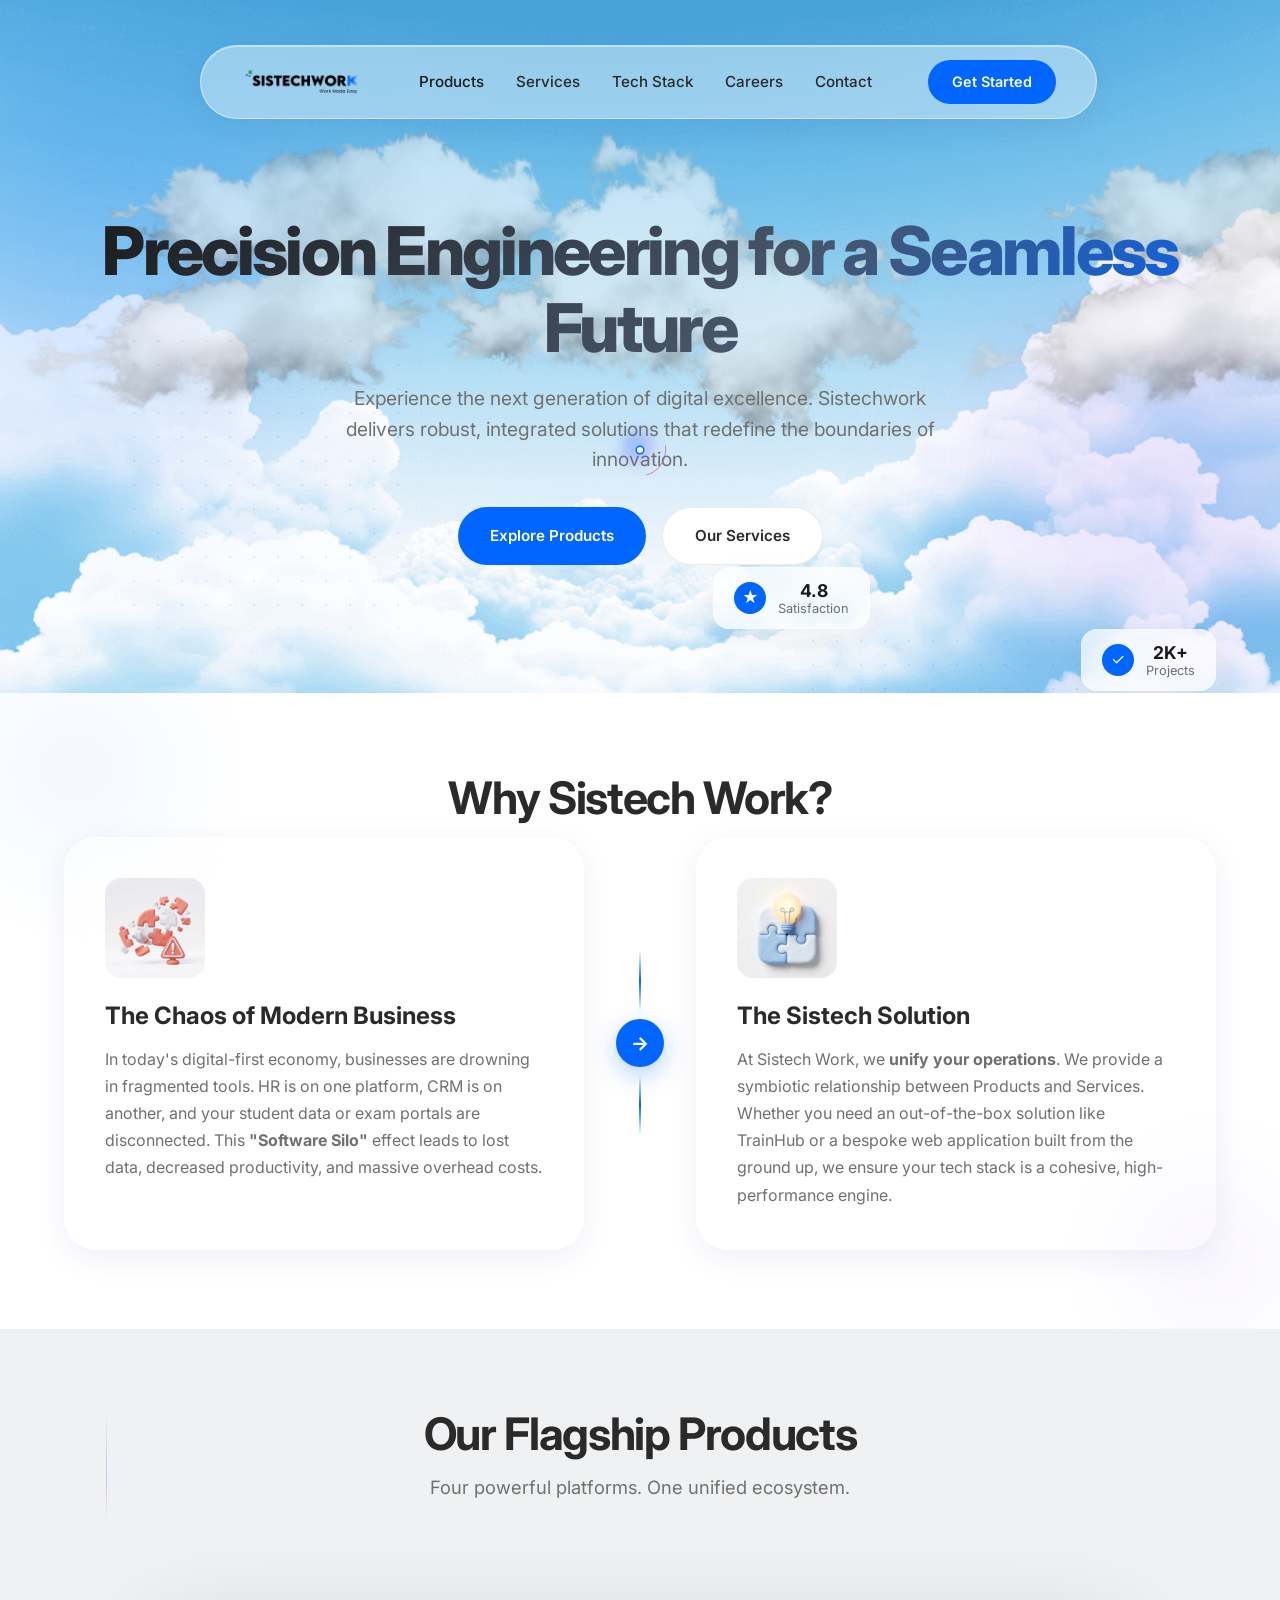
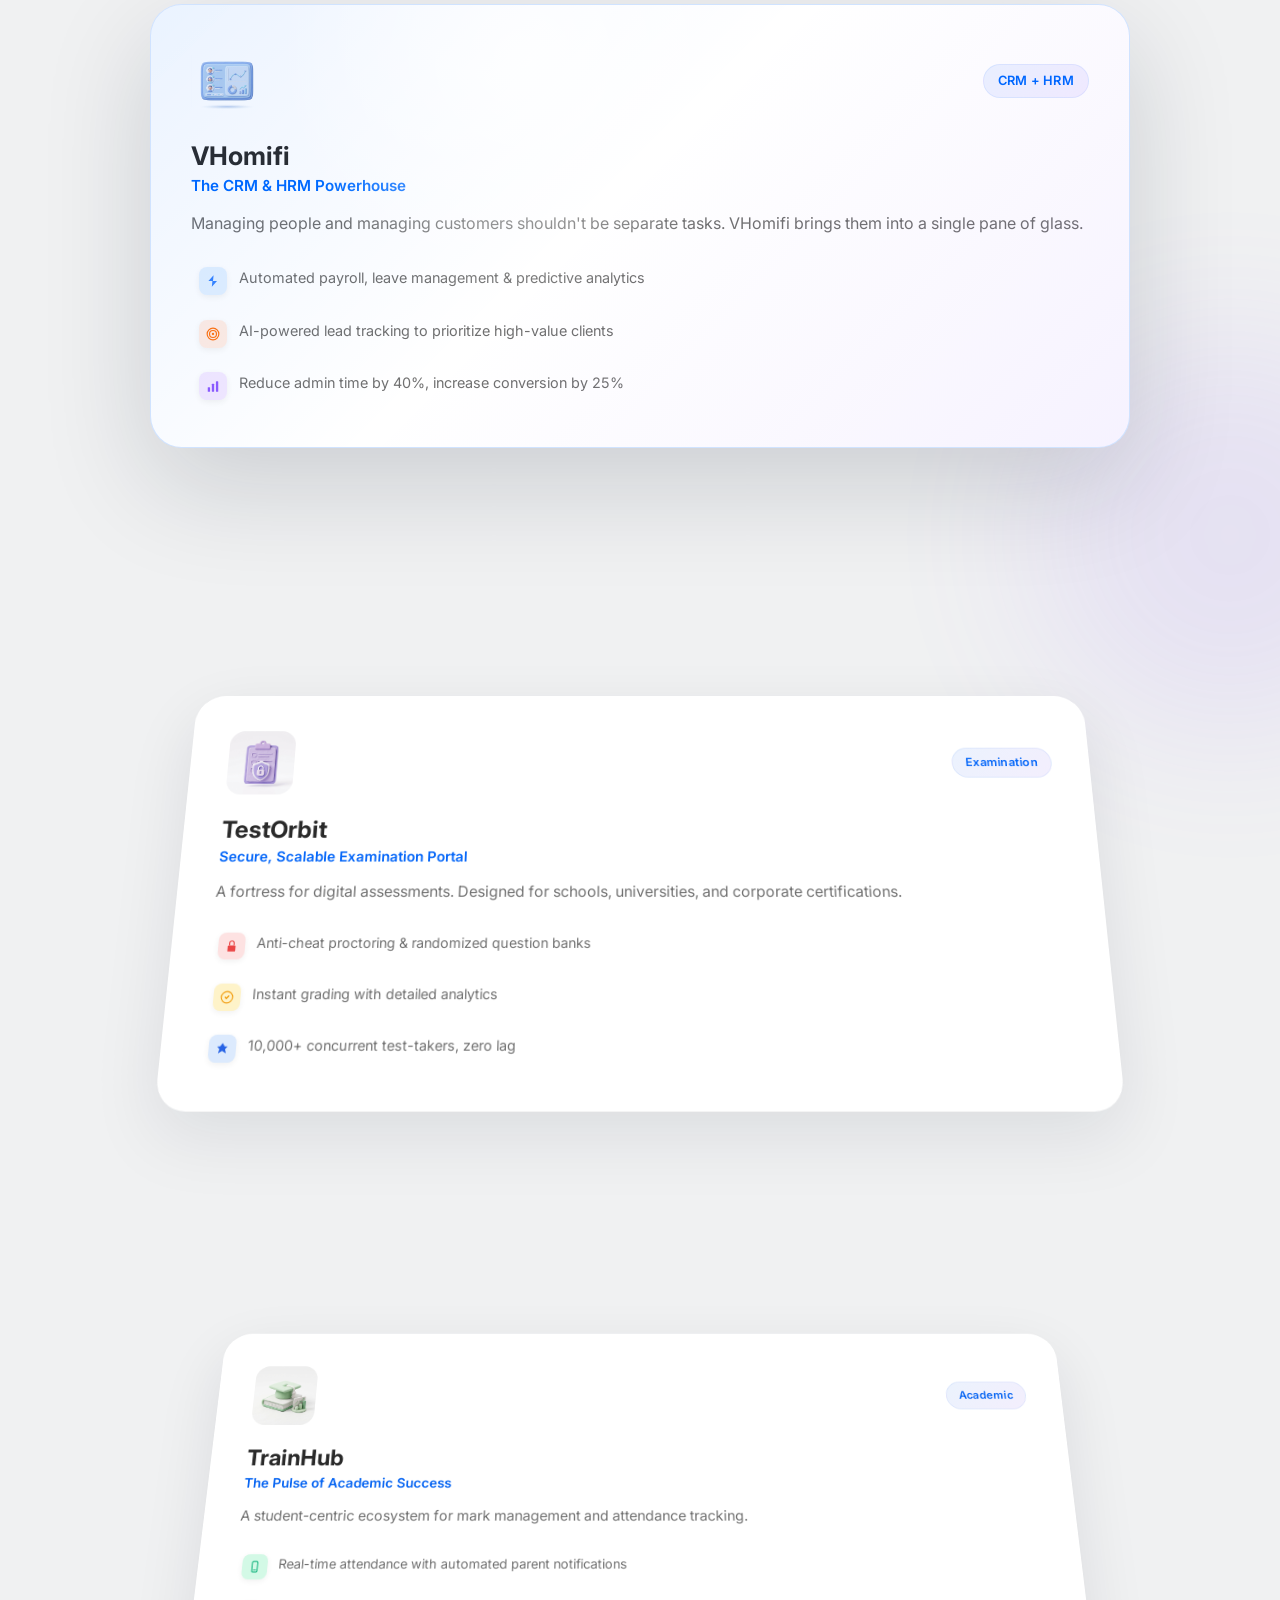
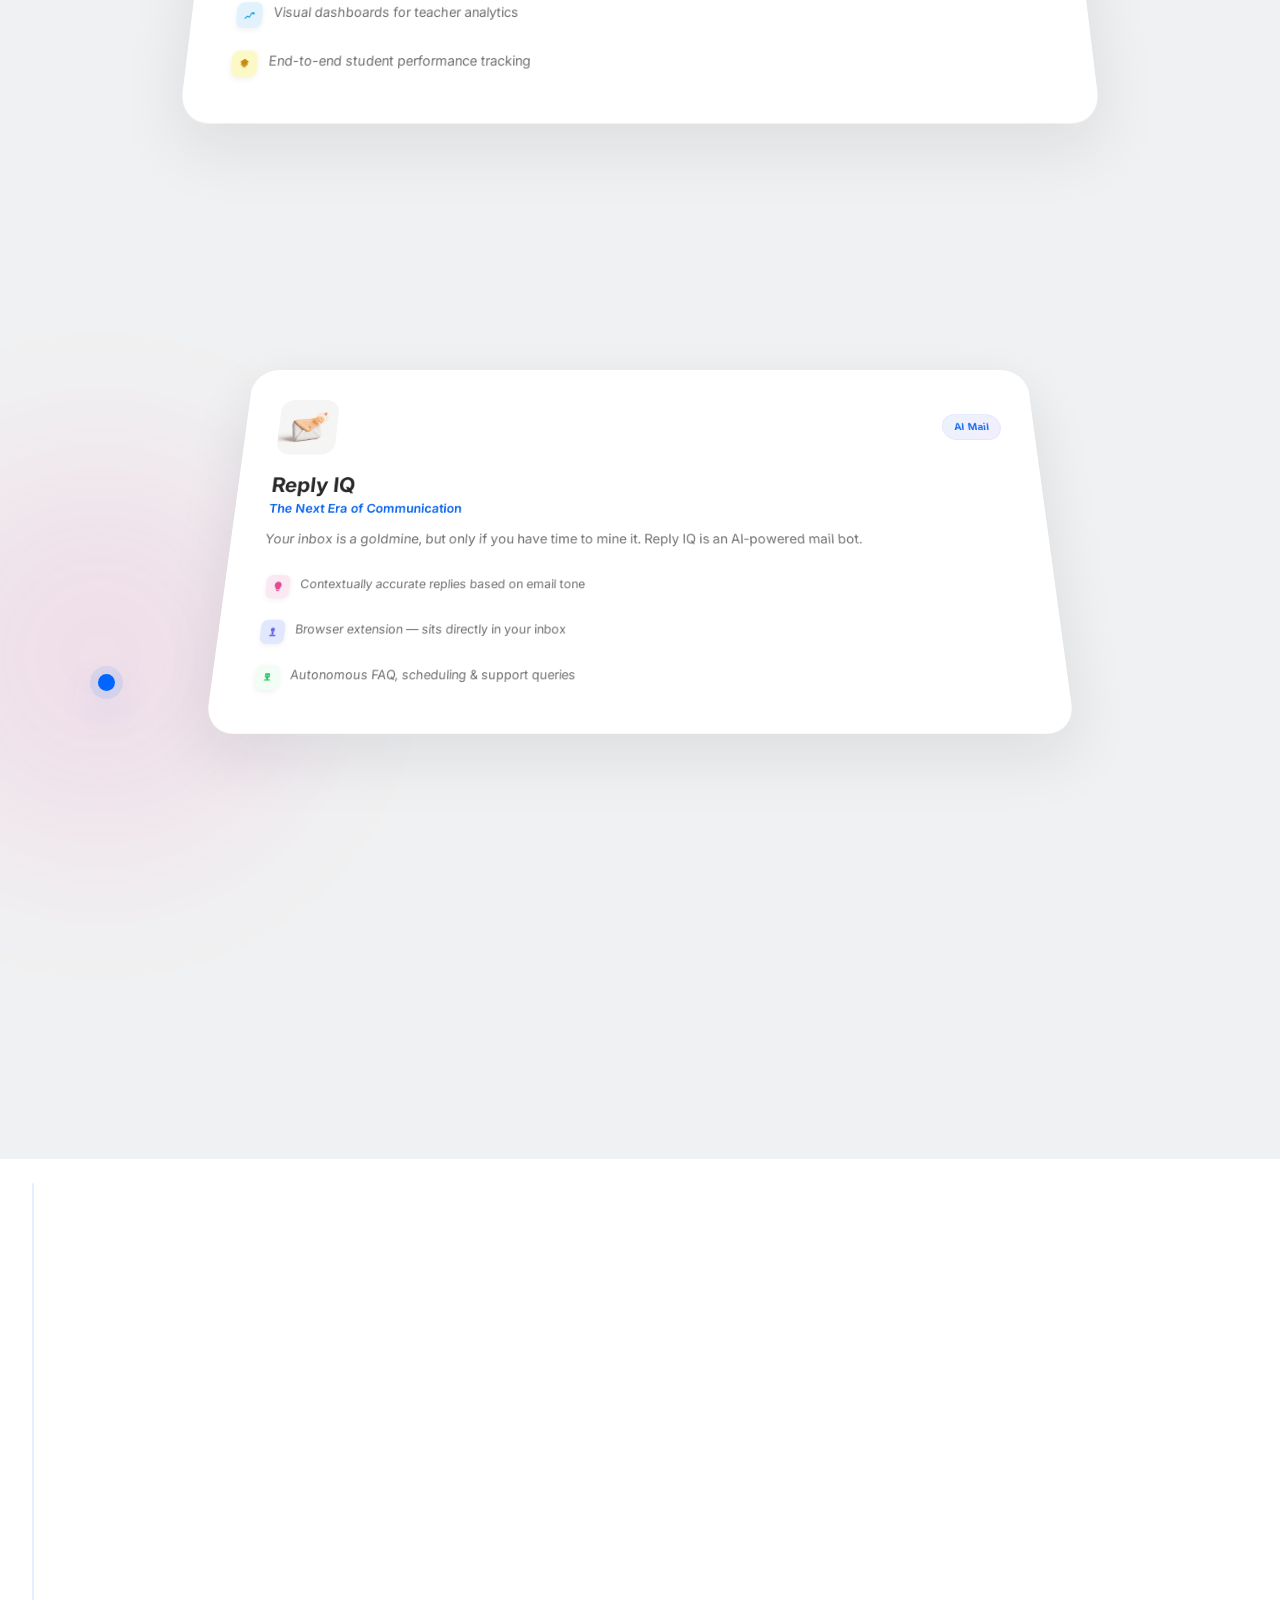
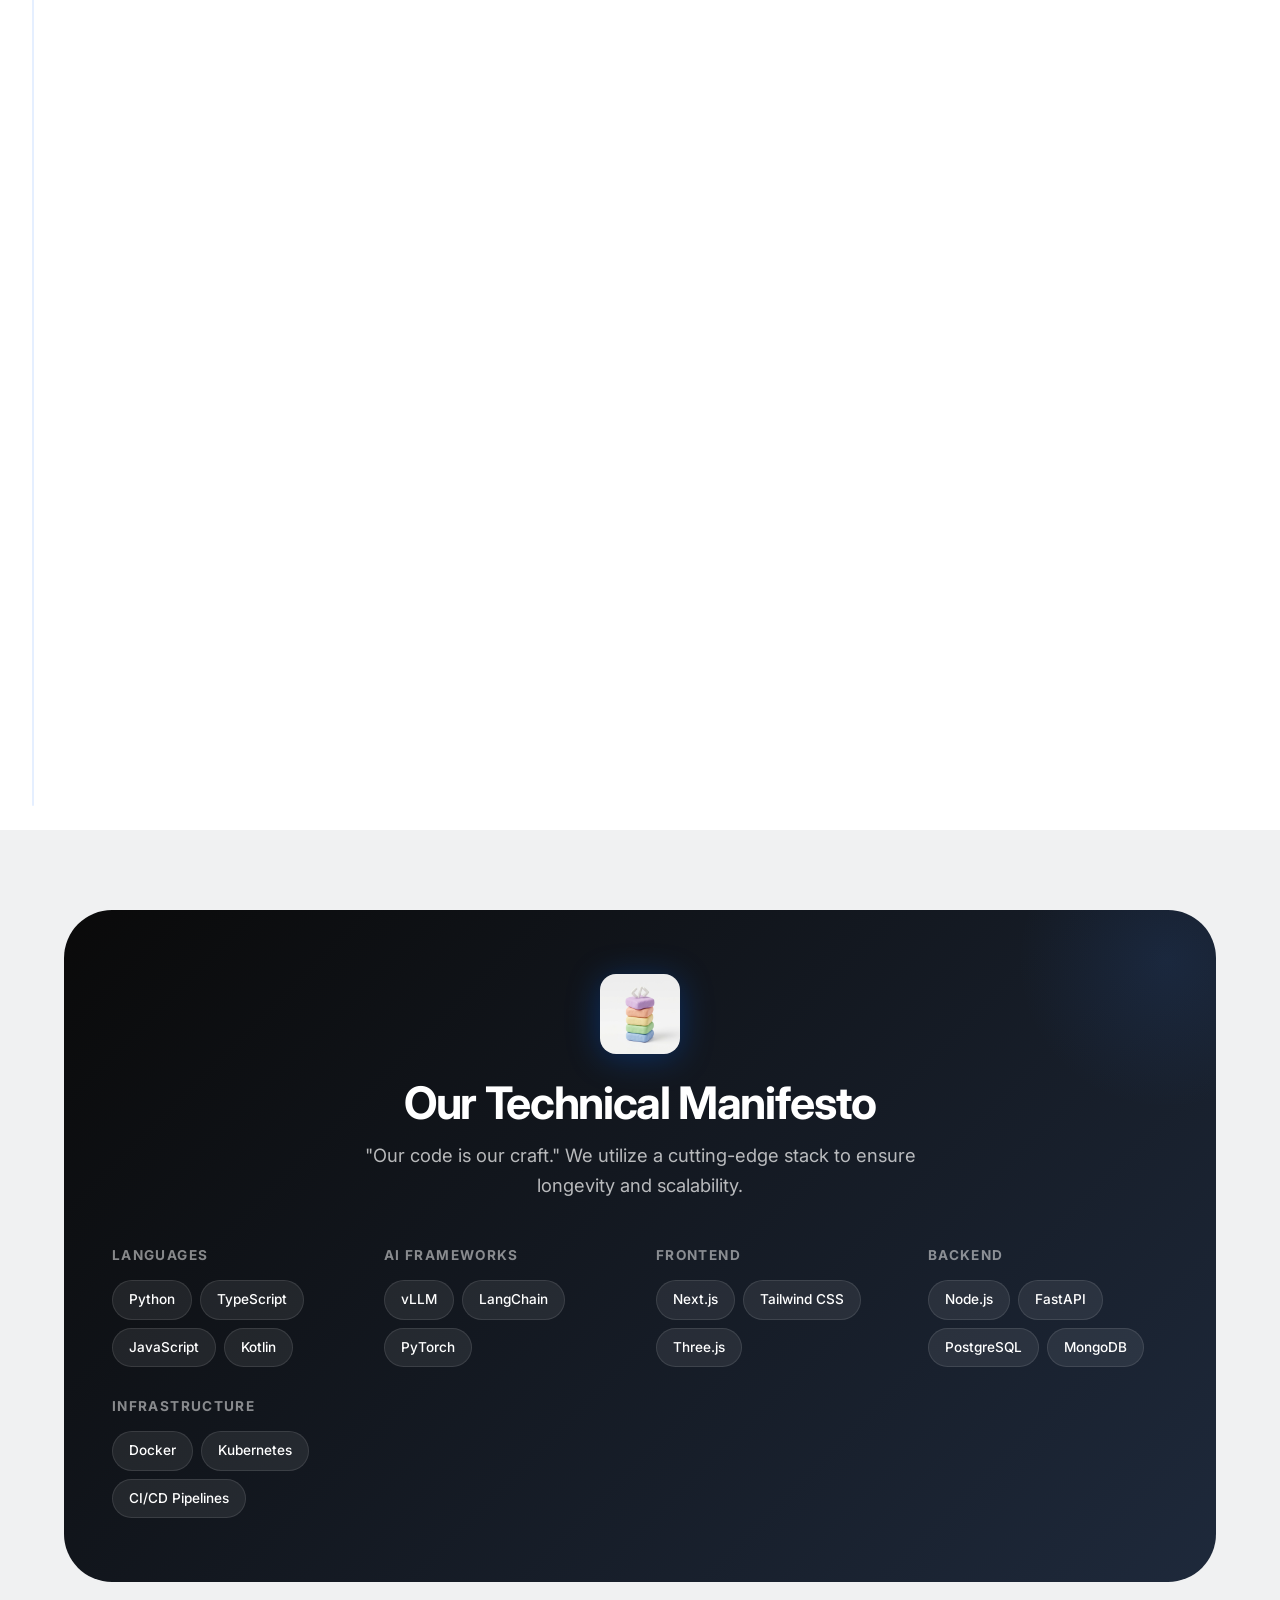
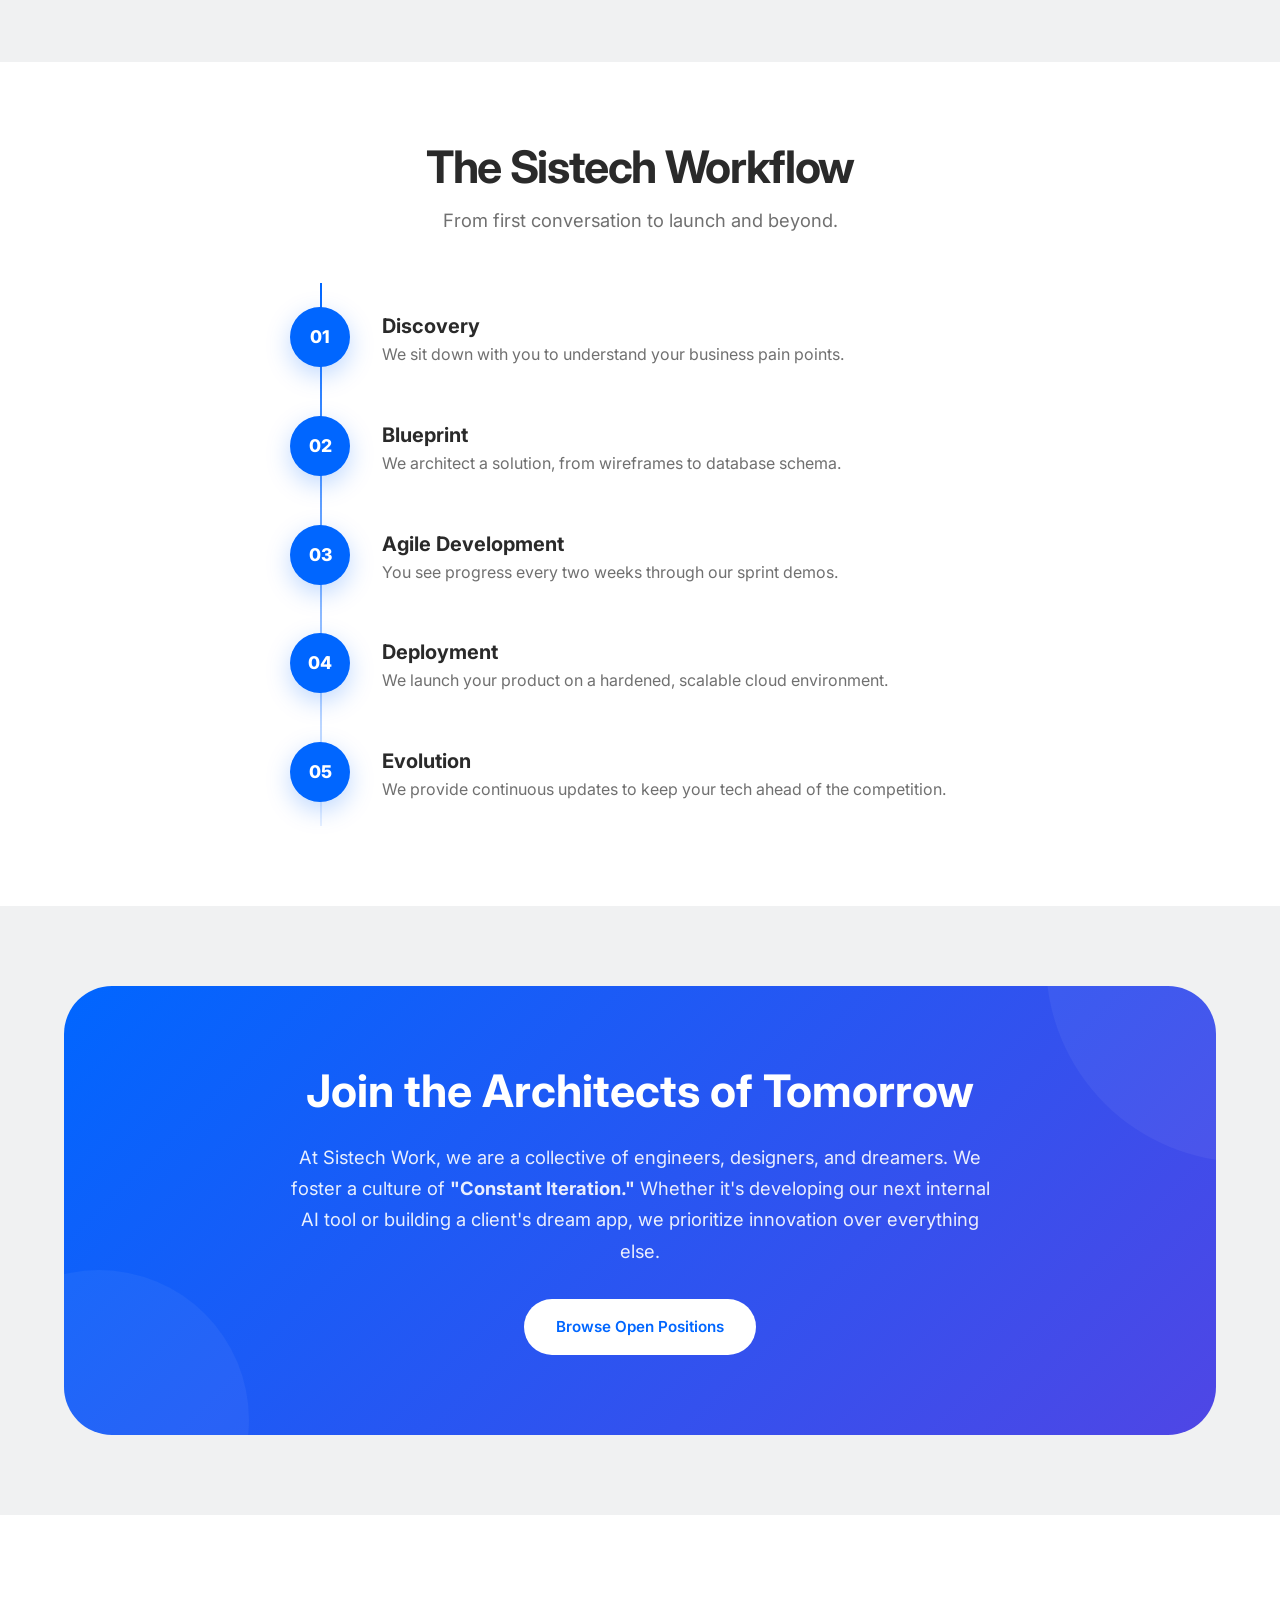
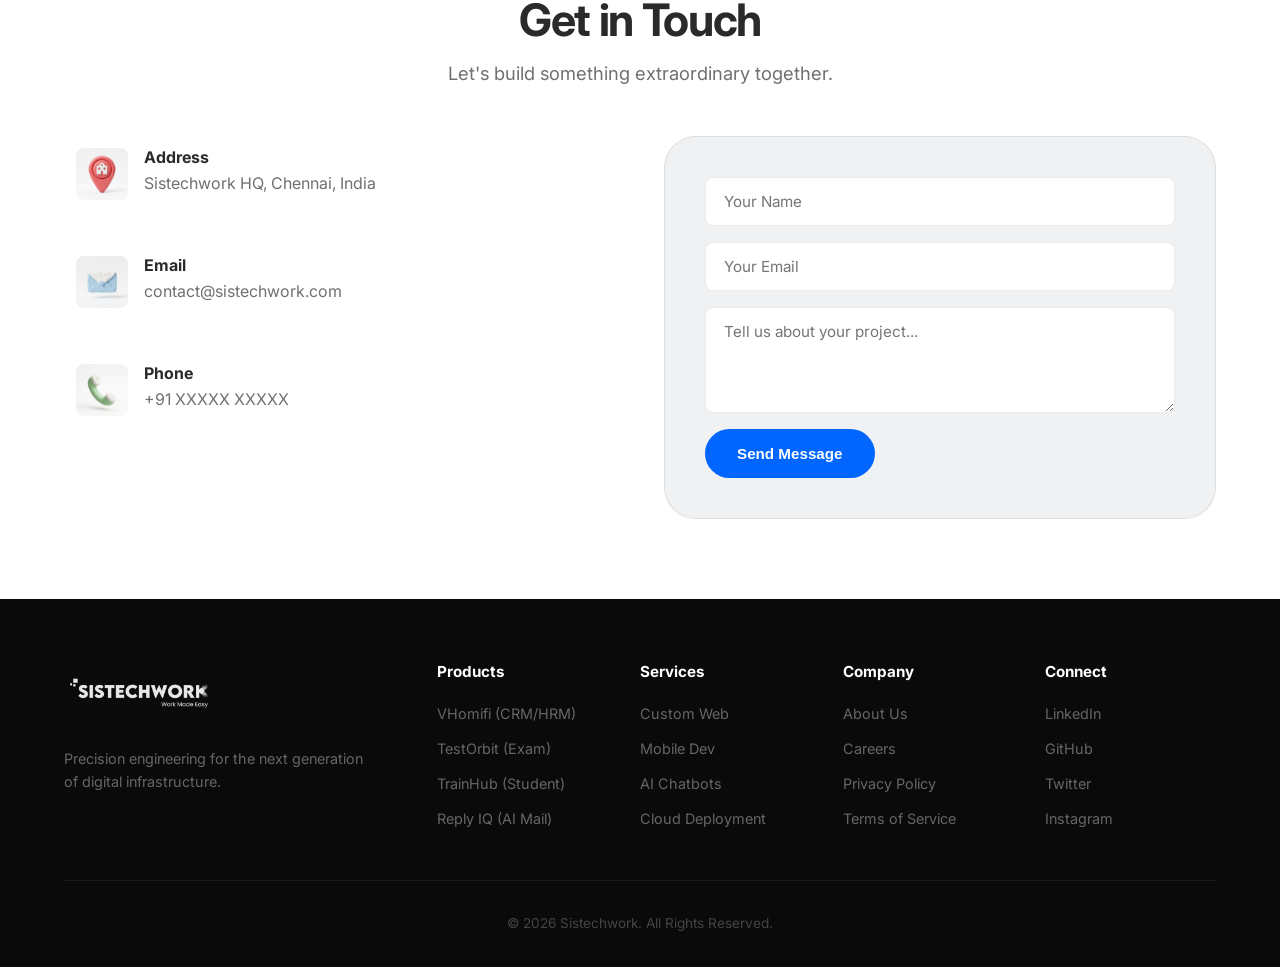
<file: public/sistechwork/index.html>
<!DOCTYPE html>
<html lang="en">
<head>
    <meta charset="UTF-8">
    <meta name="viewport" content="width=device-width, initial-scale=1.0">
    <title>Sistechwork | Precision Engineering for a Seamless Future</title>
    <meta name="description" content="Sistechwork delivers robust, integrated solutions — from CRM & HRM platforms to AI-powered chatbots. Products + Services, unified.">

    <!-- Fonts -->
    <link rel="preconnect" href="https://fonts.googleapis.com">
    <link rel="preconnect" href="https://fonts.gstatic.com" crossorigin>
    <link href="https://fonts.googleapis.com/css2?family=Inter:wght@400;500;600;700;800&display=swap" rel="stylesheet">

    <!-- Styles -->
    <link rel="stylesheet" href="style.css?v=3">
</head>
<body>
    <!-- Custom Cursor (Aurora) -->
    <div class="cursor-aurora" aria-hidden="true">
        <svg class="cursor-arc" viewBox="0 0 100 100">
            <defs>
                <linearGradient id="cursorGrad" x1="0" y1="0" x2="1" y2="1">
                    <stop offset="0%" stop-color="#0066FF"/>
                    <stop offset="50%" stop-color="#8B5CF6"/>
                    <stop offset="100%" stop-color="#EC4899"/>
                </linearGradient>
            </defs>
            <circle cx="50" cy="50" r="46" fill="none" stroke="url(#cursorGrad)" stroke-width="1.5" stroke-dasharray="60 220" stroke-linecap="round"/>
        </svg>
        <div class="cursor-orb"></div>
        <div class="cursor-label"><span></span></div>
    </div>
    <div class="cursor-dot" aria-hidden="true"></div>
    <canvas class="cursor-trail" aria-hidden="true"></canvas>
    <header class="site-header">
        <div class="container">
            <nav class="nav-container">
                <a href="index.html" class="logo-link">
                    <img src="./assets/images/logo.png" alt="Sistechwork">
                </a>

                <div class="primary-menu">
                    <ul class="nav-list" style="list-style: none; display: flex; gap: 2rem; margin: 0; padding: 0;">
                        <li><a href="products.html" style="text-decoration: none; color: inherit; font-weight: 500;">Products</a></li>
                        <li><a href="#services" style="text-decoration: none; color: inherit; font-weight: 500;">Services</a></li>
                        <li><a href="#techstack" style="text-decoration: none; color: inherit; font-weight: 500;">Tech Stack</a></li>
                        <li><a href="#careers" style="text-decoration: none; color: inherit; font-weight: 500;">Careers</a></li>
                        <li><a href="#contact" style="text-decoration: none; color: inherit; font-weight: 500;">Contact</a></li>
                    </ul>
                </div>

                <div class="header-actions">
                    <a href="#contact" class="btn btn-primary" style="padding: 10px 24px; font-size: 0.9rem;">Get Started</a>
                </div>
            </nav>
        </div>
    </header>

    <main id="main-content">
        <!-- Hero Section -->
        <section class="hero section-padding">
            <div class="hero-clouds"></div>
            <div class="liquid-blob-container">
                <div class="liquid-blob blob-1"></div>
                <div class="liquid-blob blob-2"></div>
            </div>
            <div class="container">
                <div class="hero-grid">
                    <div class="hero-content">
                        <h1 class="hero-title reveal reveal-up">Precision Engineering for a Seamless Future</h1>
                        <p class="hero-subtitle reveal reveal-up delay-1">Experience the next generation of digital excellence. Sistechwork delivers robust, integrated solutions that redefine the boundaries of innovation.</p>
                        <div class="hero-buttons reveal reveal-up delay-2">
                            <a href="#products" class="btn btn-primary">Explore Products</a>
                            <a href="#services" class="btn btn-secondary">Our Services</a>
                        </div>
                    </div>
                    <div class="hero-image" style="position: relative;">
                        <div class="hero-blob"></div>
                        <div class="dot-grid dot-grid-1"></div>
                        <div class="dot-grid dot-grid-2"></div>

                        <div class="floating-badge badge-1">
                            <div class="badge-icon">✓</div>
                            <div class="badge-text">
                                <span class="badge-val">2K+</span>
                                <span class="badge-label">Projects</span>
                            </div>
                        </div>

                        <div class="floating-badge badge-2">
                            <div class="badge-icon">★</div>
                            <div class="badge-text">
                                <span class="badge-val">4.8</span>
                                <span class="badge-label">Satisfaction</span>
                            </div>
                        </div>
                    </div>
                </div>
            </div>
        </section>

        <!-- Section 2: Problem-Solution -->
        <section id="problem-solution" class="problem-solution section-padding">
            <div class="container">
                <h2 class="section-title reveal reveal-up">Why Sistech Work?</h2>
                <div class="ps-grid">
                    <div class="ps-card ps-problem reveal reveal-left">
                        <img src="./assets/images/icon_problem.png" alt="The Problem" class="ps-icon">
                        <h3>The Chaos of Modern Business</h3>
                        <p>In today's digital-first economy, businesses are drowning in fragmented tools. HR is on one platform, CRM is on another, and your student data or exam portals are disconnected. This <strong>"Software Silo"</strong> effect leads to lost data, decreased productivity, and massive overhead costs.</p>
                    </div>
                    <div class="ps-divider">
                        <div class="ps-divider-line"></div>
                        <span class="ps-divider-icon">→</span>
                        <div class="ps-divider-line"></div>
                    </div>
                    <div class="ps-card ps-solution reveal reveal-right">
                        <img src="./assets/images/icon_solution.png" alt="The Solution" class="ps-icon">
                        <h3>The Sistech Solution</h3>
                        <p>At Sistech Work, we <strong>unify your operations</strong>. We provide a symbiotic relationship between Products and Services. Whether you need an out-of-the-box solution like TrainHub or a bespoke web application built from the ground up, we ensure your tech stack is a cohesive, high-performance engine.</p>
                    </div>
                </div>
            </div>
        </section>

        <!-- Section 3: Flagship Products -->
        <section id="products" class="products section-padding">
            <div class="liquid-blob-container">
                <div class="liquid-blob blob-2" style="top: 20%; right: -150px; opacity: 0.1;"></div>
                <div class="liquid-blob blob-3" style="bottom: 10%; left: -100px; opacity: 0.1;"></div>
            </div>
            <div class="container">
                <h2 class="section-title reveal reveal-up">Our Flagship Products</h2>
                <p class="section-subtitle reveal reveal-up delay-1">Four powerful platforms. One unified ecosystem.</p>

                <div class="stack-container hide-grid-on-desktop">
                    <!-- VHomifi -->
                    <div class="stack-item magnetic-wrap">
                        <div class="magnetic-inner">
                            <div class="product-card" style="margin: 0; max-width: 100%;">
                                <div class="product-card-header">
                                    <img src="./assets/images/icon_vhomifi.png" alt="VHomifi" class="product-icon">
                                    <div class="product-badge">CRM + HRM</div>
                                </div>
                                <h3>VHomifi</h3>
                                <p class="product-tagline">The CRM & HRM Powerhouse</p>
                                <p class="product-desc">Managing people and managing customers shouldn't be separate tasks. VHomifi brings them into a single pane of glass.</p>
                                <ul class="product-features">
                                    <li><span class="feat-icon clay-icon" style="background:#E3F0FF;"><svg width="14" height="14" viewBox="0 0 24 24" fill="none"><path d="M13 2L4.09 12H11L10 22L18.91 12H12L13 2Z" fill="#3B82F6"/></svg></span> Automated payroll, leave management & predictive analytics</li>
                                    <li><span class="feat-icon clay-icon" style="background:#FFECE3;"><svg width="14" height="14" viewBox="0 0 24 24" fill="none"><circle cx="12" cy="12" r="10" stroke="#F97316" stroke-width="2"/><circle cx="12" cy="12" r="6" stroke="#F97316" stroke-width="2"/><circle cx="12" cy="12" r="2" fill="#F97316"/></svg></span> AI-powered lead tracking to prioritize high-value clients</li>
                                    <li><span class="feat-icon clay-icon" style="background:#F3E8FF;"><svg width="14" height="14" viewBox="0 0 24 24" fill="none"><rect x="3" y="14" width="4" height="8" rx="1" fill="#8B5CF6"/><rect x="10" y="8" width="4" height="14" rx="1" fill="#8B5CF6"/><rect x="17" y="4" width="4" height="18" rx="1" fill="#8B5CF6"/></svg></span> Reduce admin time by 40%, increase conversion by 25%</li>
                                </ul>
                            </div>
                        </div>
                    </div>

                    <!-- TestOrbit -->
                    <div class="stack-item magnetic-wrap">
                        <div class="magnetic-inner">
                            <div class="product-card" style="margin: 0; max-width: 100%;">
                                <div class="product-card-header">
                                    <img src="./assets/images/icon_testorbit.png" alt="TestOrbit" class="product-icon">
                                    <div class="product-badge">Examination</div>
                                </div>
                                <h3>TestOrbit</h3>
                                <p class="product-tagline">Secure, Scalable Examination Portal</p>
                                <p class="product-desc">A fortress for digital assessments. Designed for schools, universities, and corporate certifications.</p>
                                <ul class="product-features">
                                    <li><span class="feat-icon clay-icon" style="background:#FEE2E2;"><svg width="14" height="14" viewBox="0 0 24 24" fill="none"><rect x="5" y="11" width="14" height="11" rx="2" fill="#EF4444"/><path d="M8 11V7a4 4 0 018 0v4" stroke="#EF4444" stroke-width="2" fill="none"/></svg></span> Anti-cheat proctoring & randomized question banks</li>
                                    <li><span class="feat-icon clay-icon" style="background:#FEF3C7;"><svg width="14" height="14" viewBox="0 0 24 24" fill="none"><path d="M9 12l2 2 4-4" stroke="#F59E0B" stroke-width="2.5" stroke-linecap="round" stroke-linejoin="round"/><circle cx="12" cy="12" r="10" stroke="#F59E0B" stroke-width="2"/></svg></span> Instant grading with detailed analytics</li>
                                    <li><span class="feat-icon clay-icon" style="background:#DBEAFE;"><svg width="14" height="14" viewBox="0 0 24 24" fill="none"><path d="M12 2L8 8H3L7 13L5 20L12 16L19 20L17 13L21 8H16L12 2Z" fill="#2563EB"/></svg></span> 10,000+ concurrent test-takers, zero lag</li>
                                </ul>
                            </div>
                        </div>
                    </div>

                    <!-- TrainHub -->
                    <div class="stack-item magnetic-wrap">
                        <div class="magnetic-inner">
                            <div class="product-card" style="margin: 0; max-width: 100%;">
                                <div class="product-card-header">
                                    <img src="./assets/images/icon_trainhub.png" alt="TrainHub" class="product-icon">
                                    <div class="product-badge">Academic</div>
                                </div>
                                <h3>TrainHub</h3>
                                <p class="product-tagline">The Pulse of Academic Success</p>
                                <p class="product-desc">A student-centric ecosystem for mark management and attendance tracking.</p>
                                <ul class="product-features">
                                    <li><span class="feat-icon clay-icon" style="background:#D1FAE5;"><svg width="14" height="14" viewBox="0 0 24 24" fill="none"><rect x="7" y="2" width="10" height="20" rx="2" stroke="#10B981" stroke-width="2"/><line x1="10" y1="18" x2="14" y2="18" stroke="#10B981" stroke-width="2" stroke-linecap="round"/></svg></span> Real-time attendance with automated parent notifications</li>
                                    <li><span class="feat-icon clay-icon" style="background:#E0F2FE;"><svg width="14" height="14" viewBox="0 0 24 24" fill="none"><polyline points="4,18 8,14 12,16 16,8 20,10" stroke="#0EA5E9" stroke-width="2" fill="none" stroke-linecap="round" stroke-linejoin="round"/><polyline points="16,8 20,8 20,10" stroke="#0EA5E9" stroke-width="2" fill="none" stroke-linecap="round" stroke-linejoin="round"/></svg></span> Visual dashboards for teacher analytics</li>
                                    <li><span class="feat-icon clay-icon" style="background:#FEF9C3;"><svg width="14" height="14" viewBox="0 0 24 24" fill="none"><path d="M12 3L3 9H6V15H18V9H21L12 3Z" fill="#CA8A04"/><rect x="9" y="15" width="6" height="3" fill="#CA8A04"/></svg></span> End-to-end student performance tracking</li>
                                </ul>
                            </div>
                        </div>
                    </div>

                    <!-- Reply IQ -->
                    <div class="stack-item magnetic-wrap">
                        <div class="magnetic-inner">
                            <div class="product-card" style="margin: 0; max-width: 100%;">
                                <div class="product-card-header">
                                    <img src="./assets/images/icon_replyiq.png" alt="Reply IQ" class="product-icon">
                                    <div class="product-badge">AI Mail</div>
                                </div>
                                <h3>Reply IQ</h3>
                                <p class="product-tagline">The Next Era of Communication</p>
                                <p class="product-desc">Your inbox is a goldmine, but only if you have time to mine it. Reply IQ is an AI-powered mail bot.</p>
                                <ul class="product-features">
                                    <li><span class="feat-icon clay-icon" style="background:#FCE7F3;"><svg width="14" height="14" viewBox="0 0 24 24" fill="none"><path d="M12 2C8 2 5 5 5 9c0 2.5 1.5 5 3 6.5V18h8v-2.5c1.5-1.5 3-4 3-6.5 0-4-3-7-7-7z" fill="#EC4899"/><rect x="9" y="19" width="6" height="2" rx="1" fill="#EC4899"/></svg></span> Contextually accurate replies based on email tone</li>
                                    <li><span class="feat-icon clay-icon" style="background:#E0E7FF;"><svg width="14" height="14" viewBox="0 0 24 24" fill="none"><circle cx="12" cy="8" r="4" fill="#6366F1"/><rect x="10" y="12" width="4" height="6" fill="#6366F1"/><rect x="6" y="18" width="12" height="3" rx="1" fill="#6366F1"/></svg></span> Browser extension — sits directly in your inbox</li>
                                    <li><span class="feat-icon clay-icon" style="background:#F0FDF4;"><svg width="14" height="14" viewBox="0 0 24 24" fill="none"><rect x="7" y="4" width="10" height="8" rx="2" fill="#22C55E"/><circle cx="10" cy="8" r="1" fill="white"/><circle cx="14" cy="8" r="1" fill="white"/><rect x="10" y="12" width="4" height="4" fill="#22C55E"/><rect x="6" y="16" width="12" height="2" rx="1" fill="#22C55E"/></svg></span> Autonomous FAQ, scheduling & support queries</li>
                                </ul>
                            </div>
                        </div>
                    </div>
                </div>
            </div>
        </section>

        <!-- Section 4: Core Services -->
        <section id="services" class="services section-padding">
            <div class="container">
                <h2 class="section-title reveal reveal-up">Core Services</h2>
                <p class="section-subtitle reveal reveal-up delay-1">Custom engineering, from concept to deployment.</p>

                <div class="service-reveal-stage">
                    <div class="service-reveal-rail" aria-hidden="true"><span class="service-reveal-progress"></span></div>
                    <!-- Service 1 -->
                    <div class="service-reveal-item magnetic-wrap" data-side="left" data-index="01" data-anim="slide-tilt">
                        <div class="magnetic-inner">
                            <div class="service-card split-service-card" style="margin: 0; max-width: 100%;">
                                <div class="service-split-panel service-split-visual">
                                    <img src="./assets/images/icon_custom_web.png" alt="Custom Web Development" class="service-icon">
                                    <span class="service-kicker">Interface Craft</span>
                                </div>
                                <div class="service-split-panel service-split-content">
                                    <h3>Custom Web Development</h3>
                                    <p>MERN Stack & TypeScript specialists. We don't use templates — we build custom-coded, high-performance web experiences.</p>
                                    <ul class="service-tags">
                                        <li>3D UI/UX</li>
                                        <li>Three.js</li>
                                        <li>Framer Motion</li>
                                        <li>SEO Optimization</li>
                                    </ul>
                                </div>
                            </div>
                        </div>
                    </div>

                    <!-- Service 2 -->
                    <div class="service-reveal-item magnetic-wrap" data-side="right" data-index="02" data-anim="zoom-blur">
                        <div class="magnetic-inner">
                            <div class="service-card split-service-card" style="margin: 0; max-width: 100%;">
                                <div class="service-split-panel service-split-visual">
                                    <img src="./assets/images/icon_mobile_app.png" alt="Mobile App Development" class="service-icon">
                                    <span class="service-kicker">Pocket Scale</span>
                                </div>
                                <div class="service-split-panel service-split-content">
                                    <h3>Mobile App Development</h3>
                                    <p>From native Kotlin apps to cross-platform React Native solutions. We put your business in your users' pockets.</p>
                                    <ul class="service-tags">
                                        <li>Kotlin</li>
                                        <li>React Native</li>
                                        <li>iOS</li>
                                        <li>Android</li>
                                    </ul>
                                </div>
                            </div>
                        </div>
                    </div>

                    <!-- Service 3 -->
                    <div class="service-reveal-item magnetic-wrap" data-side="left" data-index="03" data-anim="flip-up">
                        <div class="magnetic-inner">
                            <div class="service-card split-service-card" style="margin: 0; max-width: 100%;">
                                <div class="service-split-panel service-split-visual">
                                    <img src="./assets/images/icon_cloud_deploy.png" alt="Web Deployment & Maintenance" class="service-icon">
                                    <span class="service-kicker">Cloud Control</span>
                                </div>
                                <div class="service-split-panel service-split-content">
                                    <h3>Deployment & Maintenance</h3>
                                    <p>Building it is only half the battle. We handle Cloud Hosting, SSL Security, Firewall Hardening, and 24/7 Server Monitoring.</p>
                                    <ul class="service-tags">
                                        <li>AWS</li>
                                        <li>Azure</li>
                                        <li>Google Cloud</li>
                                        <li>CI/CD</li>
                                    </ul>
                                </div>
                            </div>
                        </div>
                    </div>

                    <!-- Service 4 -->
                    <div class="service-reveal-item magnetic-wrap" data-side="right" data-index="04" data-anim="rotate-swing">
                        <div class="magnetic-inner">
                            <div class="service-card split-service-card" style="margin: 0; max-width: 100%;">
                                <div class="service-split-panel service-split-visual">
                                    <img src="./assets/images/icon_chatbot.png" alt="Custom Chatbot Building" class="service-icon">
                                    <span class="service-kicker">AI Response</span>
                                </div>
                                <div class="service-split-panel service-split-content">
                                    <h3>Custom AI Chatbots</h3>
                                    <p>Leveraging our <strong>NIMMI Framework</strong>: RAG-integrated bots that "read" your company's documents and answer like a human expert.</p>
                                    <ul class="service-tags">
                                        <li>RAG</li>
                                        <li>LangChain</li>
                                        <li>NIMMI</li>
                                        <li>AI Agents</li>
                                    </ul>
                                </div>
                            </div>
                        </div>
                    </div>
                </div>
            </div>
        </section>

        <!-- Section 5: Tech Stack -->
        <section id="techstack" class="techstack section-padding">
            <div class="container">
                <div class="techstack-inner">
                    <div class="techstack-header">
                        <img src="./assets/images/icon_techstack.png" alt="Tech Stack" class="techstack-hero-icon">
                        <h2 class="section-title" style="color: #fff;">Our Technical Manifesto</h2>
                        <p class="section-subtitle" style="color: rgba(255,255,255,0.7);">"Our code is our craft." We utilize a cutting-edge stack to ensure longevity and scalability.</p>
                    </div>
                    <div class="techstack-grid">
                        <div class="techstack-category">
                            <h4>Languages</h4>
                            <div class="techstack-pills">
                                <span class="tech-pill">Python</span>
                                <span class="tech-pill">TypeScript</span>
                                <span class="tech-pill">JavaScript</span>
                                <span class="tech-pill">Kotlin</span>
                            </div>
                        </div>
                        <div class="techstack-category">
                            <h4>AI Frameworks</h4>
                            <div class="techstack-pills">
                                <span class="tech-pill">vLLM</span>
                                <span class="tech-pill">LangChain</span>
                                <span class="tech-pill">PyTorch</span>
                            </div>
                        </div>
                        <div class="techstack-category">
                            <h4>Frontend</h4>
                            <div class="techstack-pills">
                                <span class="tech-pill">Next.js</span>
                                <span class="tech-pill">Tailwind CSS</span>
                                <span class="tech-pill">Three.js</span>
                            </div>
                        </div>
                        <div class="techstack-category">
                            <h4>Backend</h4>
                            <div class="techstack-pills">
                                <span class="tech-pill">Node.js</span>
                                <span class="tech-pill">FastAPI</span>
                                <span class="tech-pill">PostgreSQL</span>
                                <span class="tech-pill">MongoDB</span>
                            </div>
                        </div>
                        <div class="techstack-category">
                            <h4>Infrastructure</h4>
                            <div class="techstack-pills">
                                <span class="tech-pill">Docker</span>
                                <span class="tech-pill">Kubernetes</span>
                                <span class="tech-pill">CI/CD Pipelines</span>
                            </div>
                        </div>
                    </div>
                </div>
            </div>
        </section>

        <!-- Section 6: Workflow -->
        <section id="workflow" class="workflow section-padding">
            <div class="container">
                <h2 class="section-title">The Sistech Workflow</h2>
                <p class="section-subtitle">From first conversation to launch and beyond.</p>

                <div class="workflow-timeline">
                    <div class="workflow-step">
                        <div class="step-number">01</div>
                        <div class="step-content">
                            <h4>Discovery</h4>
                            <p>We sit down with you to understand your business pain points.</p>
                        </div>
                    </div>
                    <div class="workflow-step">
                        <div class="step-number">02</div>
                        <div class="step-content">
                            <h4>Blueprint</h4>
                            <p>We architect a solution, from wireframes to database schema.</p>
                        </div>
                    </div>
                    <div class="workflow-step">
                        <div class="step-number">03</div>
                        <div class="step-content">
                            <h4>Agile Development</h4>
                            <p>You see progress every two weeks through our sprint demos.</p>
                        </div>
                    </div>
                    <div class="workflow-step">
                        <div class="step-number">04</div>
                        <div class="step-content">
                            <h4>Deployment</h4>
                            <p>We launch your product on a hardened, scalable cloud environment.</p>
                        </div>
                    </div>
                    <div class="workflow-step">
                        <div class="step-number">05</div>
                        <div class="step-content">
                            <h4>Evolution</h4>
                            <p>We provide continuous updates to keep your tech ahead of the competition.</p>
                        </div>
                    </div>
                </div>
            </div>
        </section>

        <!-- Section 7: Careers & Culture -->
        <section id="careers" class="careers section-padding">
            <div class="container">
                <div class="careers-inner">
                    <h2>Join the Architects of Tomorrow</h2>
                    <p>At Sistech Work, we are a collective of engineers, designers, and dreamers. We foster a culture of <strong>"Constant Iteration."</strong> Whether it's developing our next internal AI tool or building a client's dream app, we prioritize innovation over everything else.</p>
                    <a href="#contact" class="btn btn-primary">Browse Open Positions</a>
                </div>
            </div>
        </section>

        <!-- Section 8: Contact -->
        <section id="contact" class="contact section-padding">
            <div class="container">
                <h2 class="section-title">Get in Touch</h2>
                <p class="section-subtitle">Let's build something extraordinary together.</p>

                <div class="contact-grid">
                    <div class="contact-info">
                        <div class="contact-item">
                        <img src="./assets/images/icon_address.png" alt="Address" class="contact-icon-img">
                        <div>
                            <h5>Address</h5>
                            <p>Sistechwork HQ, Chennai, India</p>
                        </div>
                    </div>
                        <div class="contact-item">
                        <img src="./assets/images/icon_email.png" alt="Email" class="contact-icon-img">
                        <div>
                            <h5>Email</h5>
                            <p>contact@sistechwork.com</p>
                        </div>
                    </div>
                        <div class="contact-item">
                        <img src="./assets/images/icon_phone.png" alt="Phone" class="contact-icon-img">
                        <div>
                            <h5>Phone</h5>
                            <p>+91 XXXXX XXXXX</p>
                        </div>
                    </div>
                    </div>
                    <div class="contact-form-wrap">
                        <form class="contact-form" id="contact-form">
                            <input type="text" placeholder="Your Name" required>
                            <input type="email" placeholder="Your Email" required>
                            <textarea rows="4" placeholder="Tell us about your project..."></textarea>
                            <button type="submit" class="btn btn-primary">Send Message</button>
                        </form>
                    </div>
                </div>
            </div>
        </section>
    </main>

    <!-- Footer -->
    <footer class="site-footer">
        <div class="container">
            <div class="footer-grid">
                <div class="footer-brand">
                    <img src="./assets/images/logo.png" alt="Sistechwork" width="150" class="footer-logo">
                    <p>Precision engineering for the next generation of digital infrastructure.</p>
                </div>
                <div class="footer-nav">
                    <h5>Products</h5>
                    <ul>
                        <li><a href="#products">VHomifi (CRM/HRM)</a></li>
                        <li><a href="#products">TestOrbit (Exam)</a></li>
                        <li><a href="#products">TrainHub (Student)</a></li>
                        <li><a href="#products">Reply IQ (AI Mail)</a></li>
                    </ul>
                </div>
                <div class="footer-nav">
                    <h5>Services</h5>
                    <ul>
                        <li><a href="#services">Custom Web</a></li>
                        <li><a href="#services">Mobile Dev</a></li>
                        <li><a href="#services">AI Chatbots</a></li>
                        <li><a href="#services">Cloud Deployment</a></li>
                    </ul>
                </div>
                <div class="footer-nav">
                    <h5>Company</h5>
                    <ul>
                        <li><a href="#">About Us</a></li>
                        <li><a href="#careers">Careers</a></li>
                        <li><a href="#">Privacy Policy</a></li>
                        <li><a href="#">Terms of Service</a></li>
                    </ul>
                </div>
                <div class="footer-nav">
                    <h5>Connect</h5>
                    <ul>
                        <li><a href="#">LinkedIn</a></li>
                        <li><a href="#">GitHub</a></li>
                        <li><a href="#">Twitter</a></li>
                        <li><a href="#">Instagram</a></li>
                    </ul>
                </div>
            </div>

            <div class="footer-bottom">
                <p>&copy; 2026 Sistechwork. All Rights Reserved.</p>
            </div>
        </div>
    </footer>

    <!-- Scroll Reveal & Progress Script -->
    <script>
    (function() {
        // ---- Intersection Observer Scroll Reveal ----
        var revealElements = document.querySelectorAll('.reveal');
        var revealObserver = new IntersectionObserver(function(entries) {
            entries.forEach(function(entry) {
                if (entry.isIntersecting) {
                    entry.target.classList.add('revealed');
                    revealObserver.unobserve(entry.target);
                }
            });
        }, { threshold: 0.12, rootMargin: '0px 0px -40px 0px' });
        revealElements.forEach(function(el) { revealObserver.observe(el); });

        // ---- Smooth Scroll for anchor links ----
        document.querySelectorAll('a[href^="#"]').forEach(function(anchor) {
            anchor.addEventListener('click', function(e) {
                var target = document.querySelector(this.getAttribute('href'));
                if (target) {
                    e.preventDefault();
                    target.scrollIntoView({ behavior: 'smooth', block: 'start' });
                }
            });
        });

        // ---- Scroll Progress Bar ----
        window.addEventListener('scroll', function() {
            var scrollTop = document.documentElement.scrollTop || document.body.scrollTop;
            var scrollHeight = document.documentElement.scrollHeight - document.documentElement.clientHeight;
            var progress = (scrollTop / scrollHeight) * 100;
            document.body.style.setProperty('--scroll-progress', progress + '%');
        });

        // ---- Nav link active on scroll ----
        var sects = document.querySelectorAll('section[id]');
        var navLinks = document.querySelectorAll('.nav-list a[href^="#"]');
        window.addEventListener('scroll', function() {
            var current = '';
            sects.forEach(function(section) {
                var top = section.offsetTop - 200;
                if (pageYOffset >= top) current = section.getAttribute('id');
            });
            navLinks.forEach(function(link) {
                link.style.color = '';
                link.style.fontWeight = '';
                if (link.getAttribute('href') === '#' + current) {
                    link.style.color = 'var(--color-primary)';
                    link.style.fontWeight = '600';
                }
            });
        });
        // ---- Magnetic 3D Tilt ----
        document.querySelectorAll('.magnetic-wrap').forEach(wrap => {
            const inner = wrap.querySelector('.magnetic-inner');
            wrap.addEventListener('mousemove', e => {
                const rect = wrap.getBoundingClientRect();
                const x = e.clientX - rect.left - rect.width / 2;
                const y = e.clientY - rect.top - rect.height / 2;
                const xc = x / (rect.width / 2);
                const yc = y / (rect.height / 2);
                inner.style.transform = `rotateX(${-yc * 10}deg) rotateY(${xc * 10}deg)`;
            });
            wrap.addEventListener('mouseleave', () => {
                inner.style.transform = 'rotateX(0deg) rotateY(0deg)';
            });
        });

        // ---- Executive Scroll Stack Effect ----
        const stackContainers = document.querySelectorAll('.stack-container');
        const clamp = (value, min, max) => Math.min(Math.max(value, min), max);
        const updateScrollStacks = () => {
            stackContainers.forEach(container => {
                const items = Array.from(container.querySelectorAll('.stack-item'));
                const containerRect = container.getBoundingClientRect();
                const scrollRange = Math.max(1, container.offsetHeight - window.innerHeight);
                const progress = clamp((window.innerHeight * 0.55 - containerRect.top) / scrollRange, 0, 1);
                const activeIndex = clamp(Math.round(progress * (items.length - 1)), 0, items.length - 1);

                container.style.setProperty('--stack-progress', progress.toFixed(3));
                container.style.setProperty('--active-card', activeIndex);

                items.forEach((item, index) => {
                    const depth = index - activeIndex;
                    const isPast = depth < 0;
                    const isActive = index === activeIndex;
                    const topOffset = window.innerWidth < 768 ? 96 : 118 + (index * 16);
                    const card = item.querySelector('.product-card, .service-card');
                    const isServiceSplit = container.classList.contains('service-split-stack');

                    item.style.top = topOffset + 'px';
                    item.style.zIndex = String(100 + index);
                    item.classList.toggle('is-active', isActive);
                    item.classList.toggle('is-past', isPast);
                    item.classList.toggle('is-stuck', item.getBoundingClientRect().top <= topOffset + 4);

                    if (card) {
                        const lift = isActive ? 0 : isPast ? -18 - Math.abs(depth) * 5 : 44 + depth * 18;
                        const tilt = isActive ? 0 : isPast ? -3 - Math.abs(depth) : 10 + depth * 3;
                        const scale = isActive ? 1 : clamp(1 - Math.abs(depth) * 0.055, 0.82, 0.96);
                        const opacity = 1;
                        const saturation = isActive ? 1.08 : clamp(1 - Math.abs(depth) * 0.04, 0.9, 1);
                        const direction = index % 2 === 0 ? -1 : 1;
                        const splitProgress = clamp(1 - Math.abs(depth) * 0.72, 0, 1);
                        const splitShift = isServiceSplit ? direction * (1 - splitProgress) * 135 : 0;
                        const splitRotate = isServiceSplit ? direction * (1 - splitProgress) * 7 : 0;

                        card.style.setProperty('--stack-lift', lift + 'px');
                        card.style.setProperty('--stack-tilt', tilt + 'deg');
                        card.style.setProperty('--stack-scale', scale.toFixed(3));
                        card.style.setProperty('--stack-opacity', opacity.toFixed(3));
                        card.style.setProperty('--stack-saturation', saturation.toFixed(3));
                        card.style.setProperty('--stack-glow', isActive ? '1' : '0');
                        card.style.setProperty('--spot-x', (38 + progress * 34).toFixed(1) + '%');
                        card.style.setProperty('--spot-y', (12 + Math.abs(depth) * 8).toFixed(1) + '%');
                        card.style.setProperty('--split-progress', splitProgress.toFixed(3));
                        card.style.setProperty('--split-shift', splitShift.toFixed(1) + 'px');
                        card.style.setProperty('--split-rotate', splitRotate.toFixed(2) + 'deg');
                        card.style.setProperty('--service-direction', direction);
                    }
                });
            });
        };
        updateScrollStacks();
        window.addEventListener('scroll', updateScrollStacks, { passive: true });
        window.addEventListener('resize', updateScrollStacks);

        // ---- Reveal 3D Observer ----
        const reveal3D = document.querySelectorAll('.reveal-3d-grid');
        const reveal3DObserver = new IntersectionObserver((entries) => {
            entries.forEach(entry => {
                if (entry.isIntersecting) {
                    entry.target.classList.add('revealed');
                    reveal3DObserver.unobserve(entry.target);
                }
            });
        }, { threshold: 0.15 });
        reveal3D.forEach(el => reveal3DObserver.observe(el));

        // ---- Core Services: Staggered Reveal Stage ----
        const serviceItems = document.querySelectorAll('.service-reveal-item');
        const serviceObserver = new IntersectionObserver((entries) => {
            entries.forEach(entry => {
                if (entry.isIntersecting) {
                    entry.target.classList.add('is-revealed');
                    serviceObserver.unobserve(entry.target);
                }
            });
        }, { threshold: 0.25, rootMargin: '0px 0px -80px 0px' });
        serviceItems.forEach(el => serviceObserver.observe(el));

        // ---- Rail Progress ----
        const stage = document.querySelector('.service-reveal-stage');
        const rail = document.querySelector('.service-reveal-rail');
        const updateRail = () => {
            if (!stage || !rail) return;
            const rect = stage.getBoundingClientRect();
            const vh = window.innerHeight;
            const total = rect.height + vh * 0.6;
            const seen = clamp(vh - rect.top, 0, total);
            const pct = (seen / total) * 100;
            rail.style.setProperty('--rail-progress', pct.toFixed(1) + '%');
        };
        updateRail();
        window.addEventListener('scroll', updateRail, { passive: true });
        window.addEventListener('resize', updateRail);

        // ---- Per-card scroll progress (drives parallax + drift) ----
        const updateServiceProgress = () => {
            const vh = window.innerHeight;
            serviceItems.forEach(item => {
                const r = item.getBoundingClientRect();
                const center = r.top + r.height / 2;
                // -1 (below viewport) → 0 (centered) → 1 (above viewport)
                let p = (vh / 2 - center) / (vh / 2 + r.height / 2);
                if (p < -1) p = -1; else if (p > 1) p = 1;
                item.style.setProperty('--scroll-prog', p.toFixed(3));
            });
        };
        updateServiceProgress();
        window.addEventListener('scroll', updateServiceProgress, { passive: true });
        window.addEventListener('resize', updateServiceProgress);

        // ---- Custom Cursor (Aurora) ----
        const cursorAurora = document.querySelector('.cursor-aurora');
        const cursorDot = document.querySelector('.cursor-dot');
        const cursorLabel = document.querySelector('.cursor-label span');
        const trailCanvas = document.querySelector('.cursor-trail');
        const isFinePointer = window.matchMedia('(pointer: fine)').matches;

        if (cursorAurora && cursorDot && trailCanvas && isFinePointer) {
            // Canvas setup for particle trail
            const ctx = trailCanvas.getContext('2d');
            const dpr = window.devicePixelRatio || 1;
            const sizeCanvas = () => {
                trailCanvas.width = window.innerWidth * dpr;
                trailCanvas.height = window.innerHeight * dpr;
                trailCanvas.style.width = window.innerWidth + 'px';
                trailCanvas.style.height = window.innerHeight + 'px';
                ctx.scale(dpr, dpr);
            };
            sizeCanvas();
            window.addEventListener('resize', () => {
                ctx.setTransform(1, 0, 0, 1, 0, 0);
                sizeCanvas();
            });

            let mouseX = window.innerWidth / 2, mouseY = window.innerHeight / 2;
            let lastX = mouseX, lastY = mouseY;
            let auroraX = mouseX, auroraY = mouseY;
            let dotX = mouseX, dotY = mouseY;
            const particles = [];

            document.addEventListener('mousemove', (e) => {
                mouseX = e.clientX;
                mouseY = e.clientY;
                cursorAurora.classList.remove('is-hidden');
                cursorDot.classList.remove('is-hidden');
                trailCanvas.classList.remove('is-hidden');
            });
            document.addEventListener('mouseleave', () => {
                cursorAurora.classList.add('is-hidden');
                cursorDot.classList.add('is-hidden');
                trailCanvas.classList.add('is-hidden');
            });

            document.addEventListener('mousedown', () => {
                cursorAurora.classList.add('is-down');
                cursorDot.classList.add('is-down');
                // Spawn ripple
                const ripple = document.createElement('div');
                ripple.className = 'cursor-ripple';
                ripple.style.transform = `translate3d(${mouseX}px, ${mouseY}px, 0) translate(-50%, -50%) scale(0.4)`;
                // Override translate via top/left for keyframe compatibility
                ripple.style.left = mouseX + 'px';
                ripple.style.top = mouseY + 'px';
                document.body.appendChild(ripple);
                setTimeout(() => ripple.remove(), 750);
            });
            document.addEventListener('mouseup', () => {
                cursorAurora.classList.remove('is-down');
                cursorDot.classList.remove('is-down');
            });

            const palette = ['rgba(0,102,255,', 'rgba(139,92,246,', 'rgba(236,72,153,'];

            const animateCursor = () => {
                // Velocity for trail spawning
                const vx = mouseX - lastX;
                const vy = mouseY - lastY;
                const speed = Math.hypot(vx, vy);
                lastX = mouseX; lastY = mouseY;

                // Smooth follow
                dotX += (mouseX - dotX) * 0.65;
                dotY += (mouseY - dotY) * 0.65;
                auroraX += (mouseX - auroraX) * 0.16;
                auroraY += (mouseY - auroraY) * 0.16;

                cursorDot.style.transform = `translate3d(${dotX}px, ${dotY}px, 0) translate(-50%, -50%)`;
                cursorAurora.style.transform = `translate3d(${auroraX}px, ${auroraY}px, 0) translate(-50%, -50%)` +
                    (cursorAurora.classList.contains('is-down') ? ' scale(0.85)' : '');

                // Spawn particles based on speed
                if (speed > 2 && !cursorAurora.classList.contains('is-hover')) {
                    const count = Math.min(3, Math.floor(speed / 6) + 1);
                    for (let i = 0; i < count; i++) {
                        particles.push({
                            x: mouseX + (Math.random() - 0.5) * 6,
                            y: mouseY + (Math.random() - 0.5) * 6,
                            vx: (Math.random() - 0.5) * 0.6,
                            vy: (Math.random() - 0.5) * 0.6,
                            life: 1,
                            size: 2 + Math.random() * 3,
                            color: palette[Math.floor(Math.random() * palette.length)]
                        });
                    }
                }

                // Render trail
                ctx.clearRect(0, 0, window.innerWidth, window.innerHeight);
                for (let i = particles.length - 1; i >= 0; i--) {
                    const p = particles[i];
                    p.x += p.vx;
                    p.y += p.vy;
                    p.life -= 0.022;
                    if (p.life <= 0) { particles.splice(i, 1); continue; }
                    ctx.beginPath();
                    ctx.fillStyle = p.color + (p.life * 0.55).toFixed(3) + ')';
                    ctx.shadowColor = p.color + '0.8)';
                    ctx.shadowBlur = 8;
                    ctx.arc(p.x, p.y, p.size * p.life, 0, Math.PI * 2);
                    ctx.fill();
                }
                ctx.shadowBlur = 0;

                requestAnimationFrame(animateCursor);
            };
            animateCursor();

            // Hover state — morph into labeled capsule
            const setHoverLabel = (el) => {
                let label = el.getAttribute('data-cursor');
                if (!label) {
                    if (el.matches('a, [role="button"]')) label = 'View →';
                    else if (el.matches('button, .btn')) label = 'Click →';
                    else if (el.matches('input, textarea')) label = 'Type';
                    else label = 'Explore →';
                }
                cursorLabel.textContent = label;
            };

            const hoverTargets = 'a, button, .btn, input, textarea, [role="button"], .product-card, .service-card, .service-reveal-item, .tech-pill, .ps-card, [data-cursor]';
            document.querySelectorAll(hoverTargets).forEach(el => {
                el.addEventListener('mouseenter', () => {
                    setHoverLabel(el);
                    cursorAurora.classList.add('is-hover');
                    cursorDot.classList.add('is-hover');
                });
                el.addEventListener('mouseleave', () => {
                    cursorAurora.classList.remove('is-hover');
                    cursorDot.classList.remove('is-hover');
                });
            });
        }
    })();
    </script>
</body>
</html>
</file>
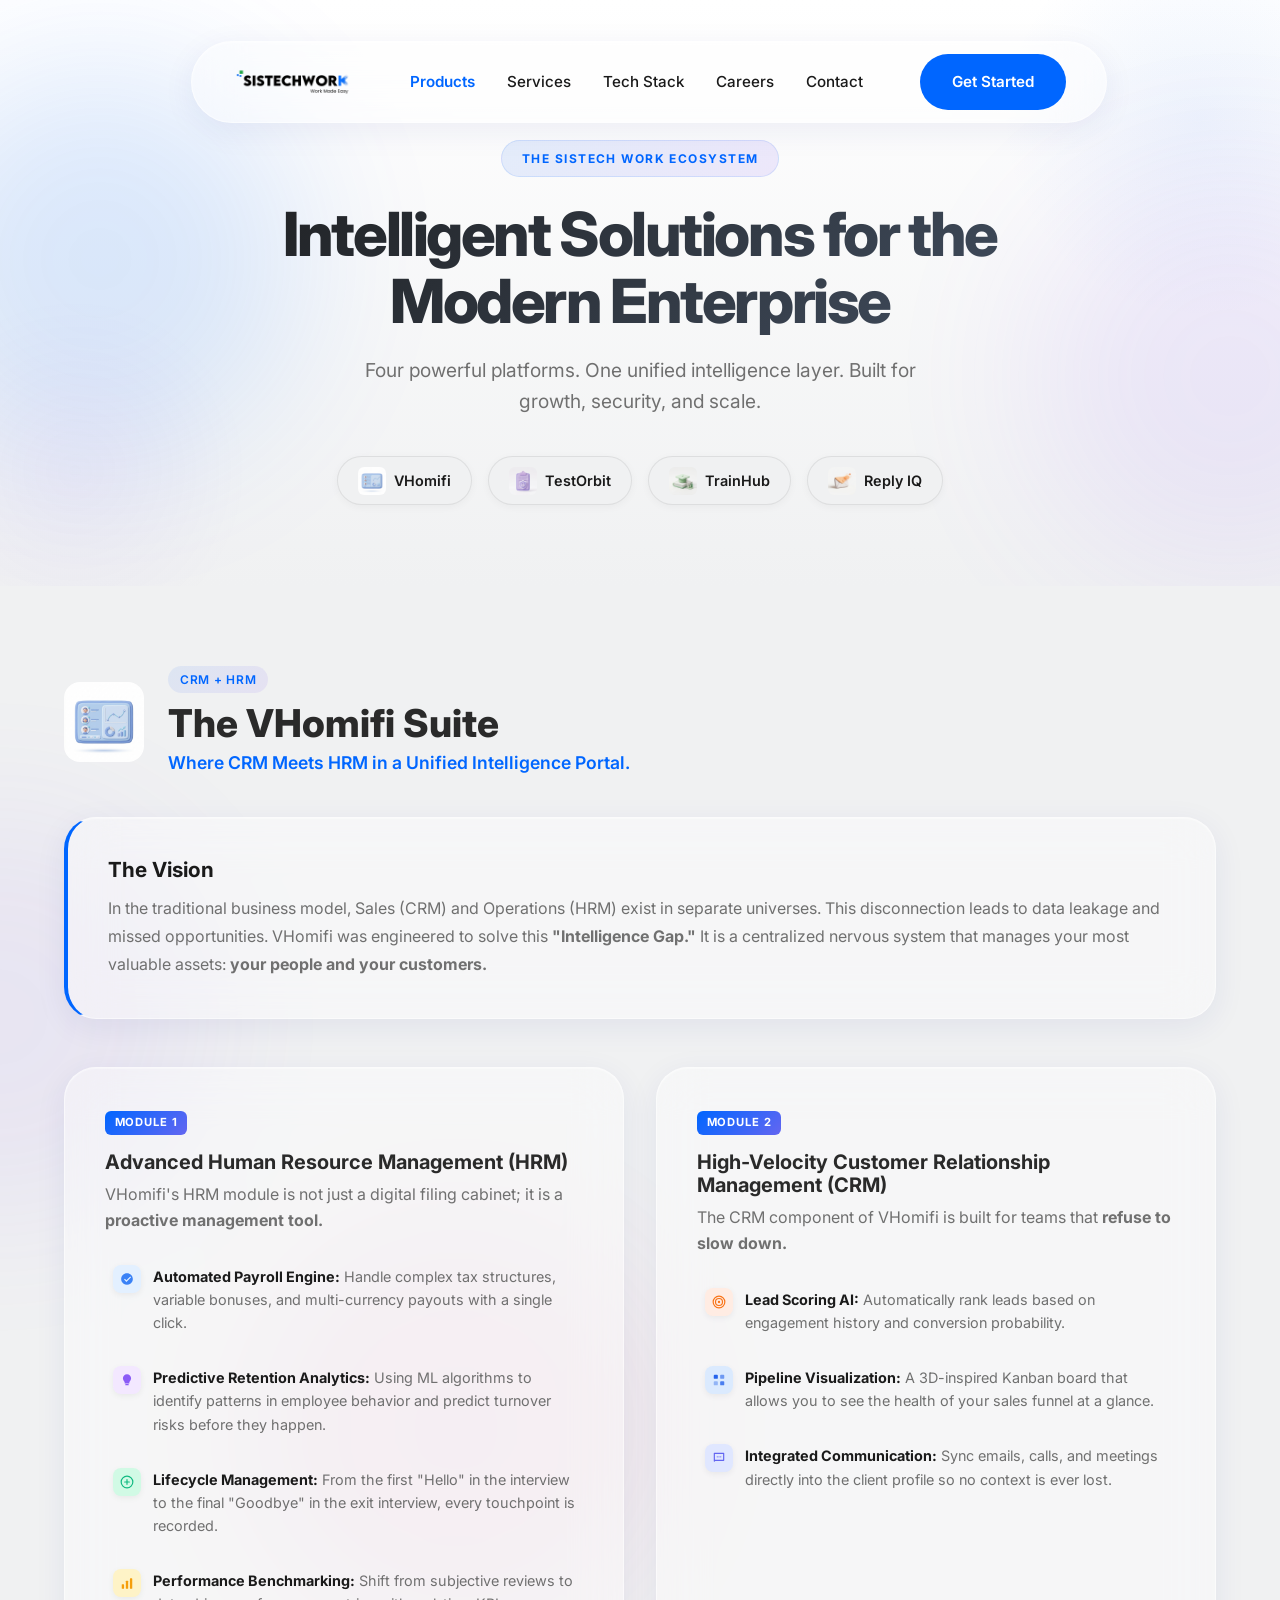
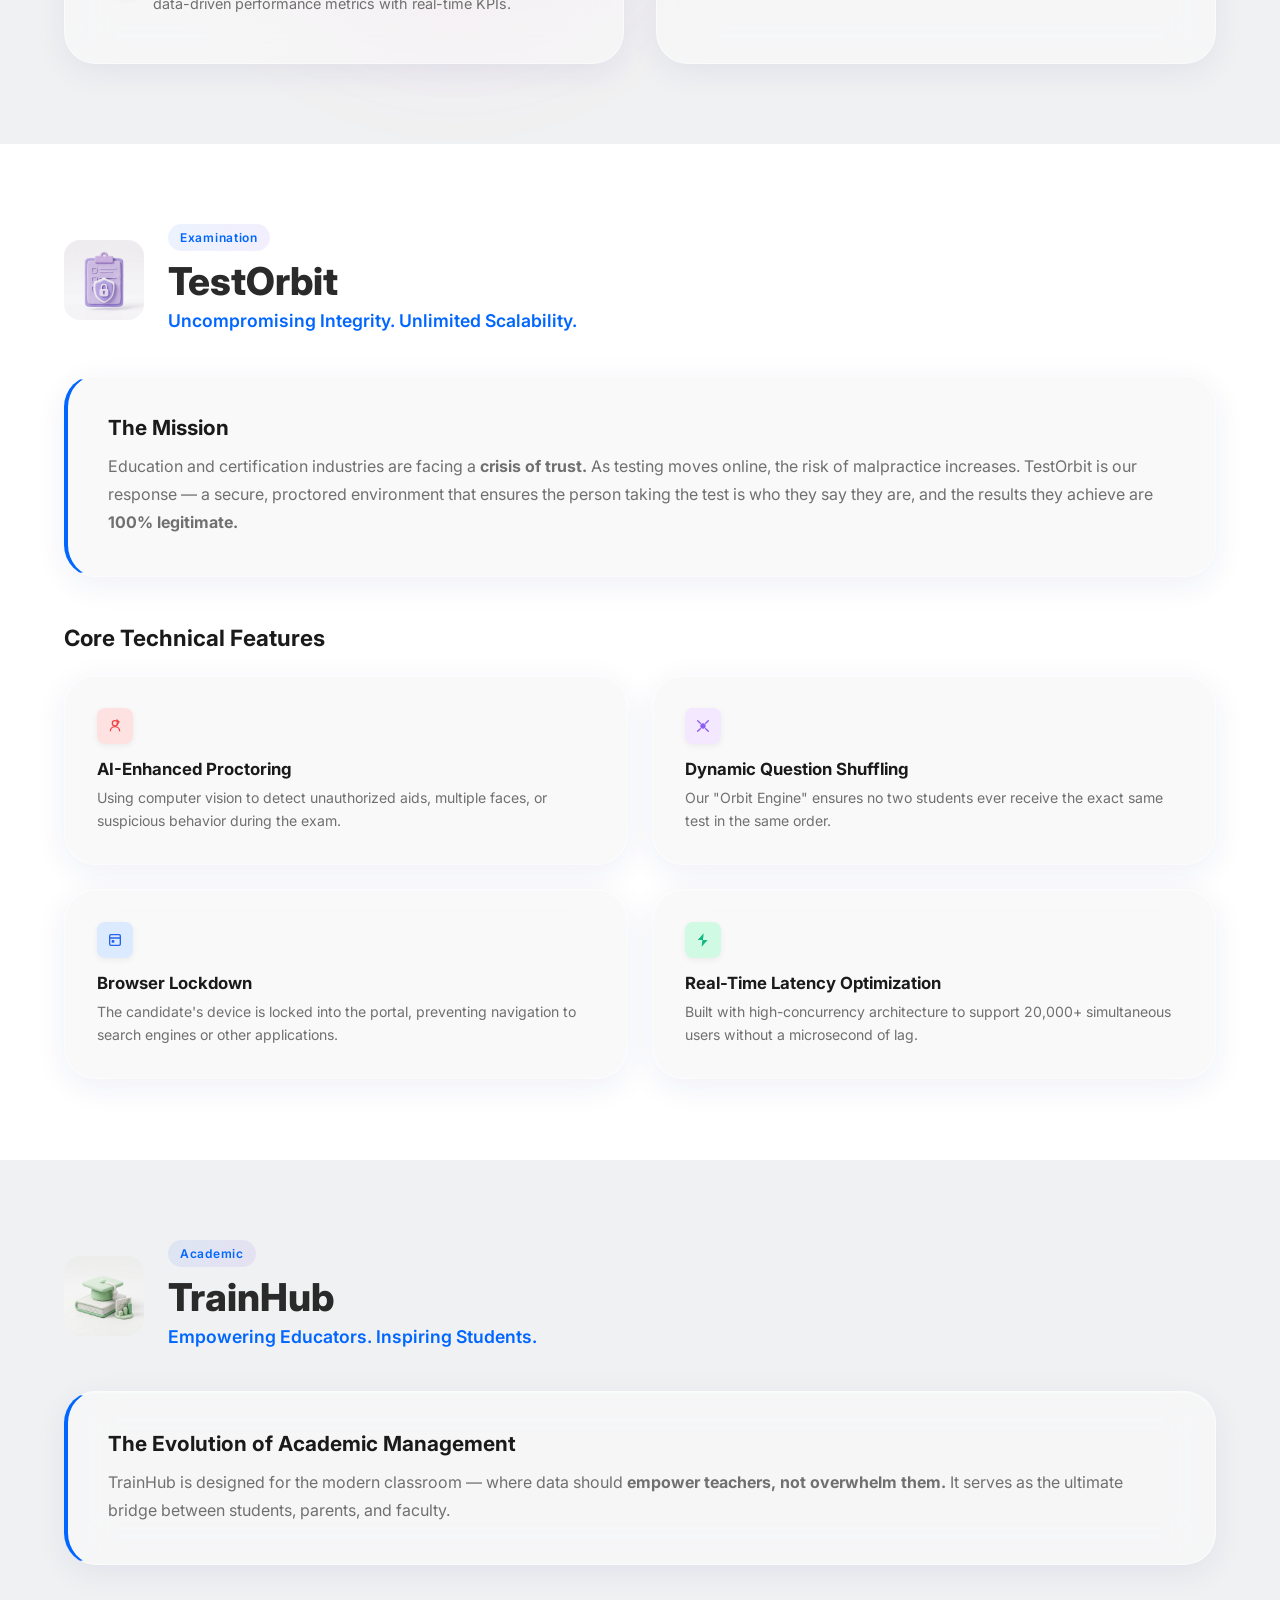
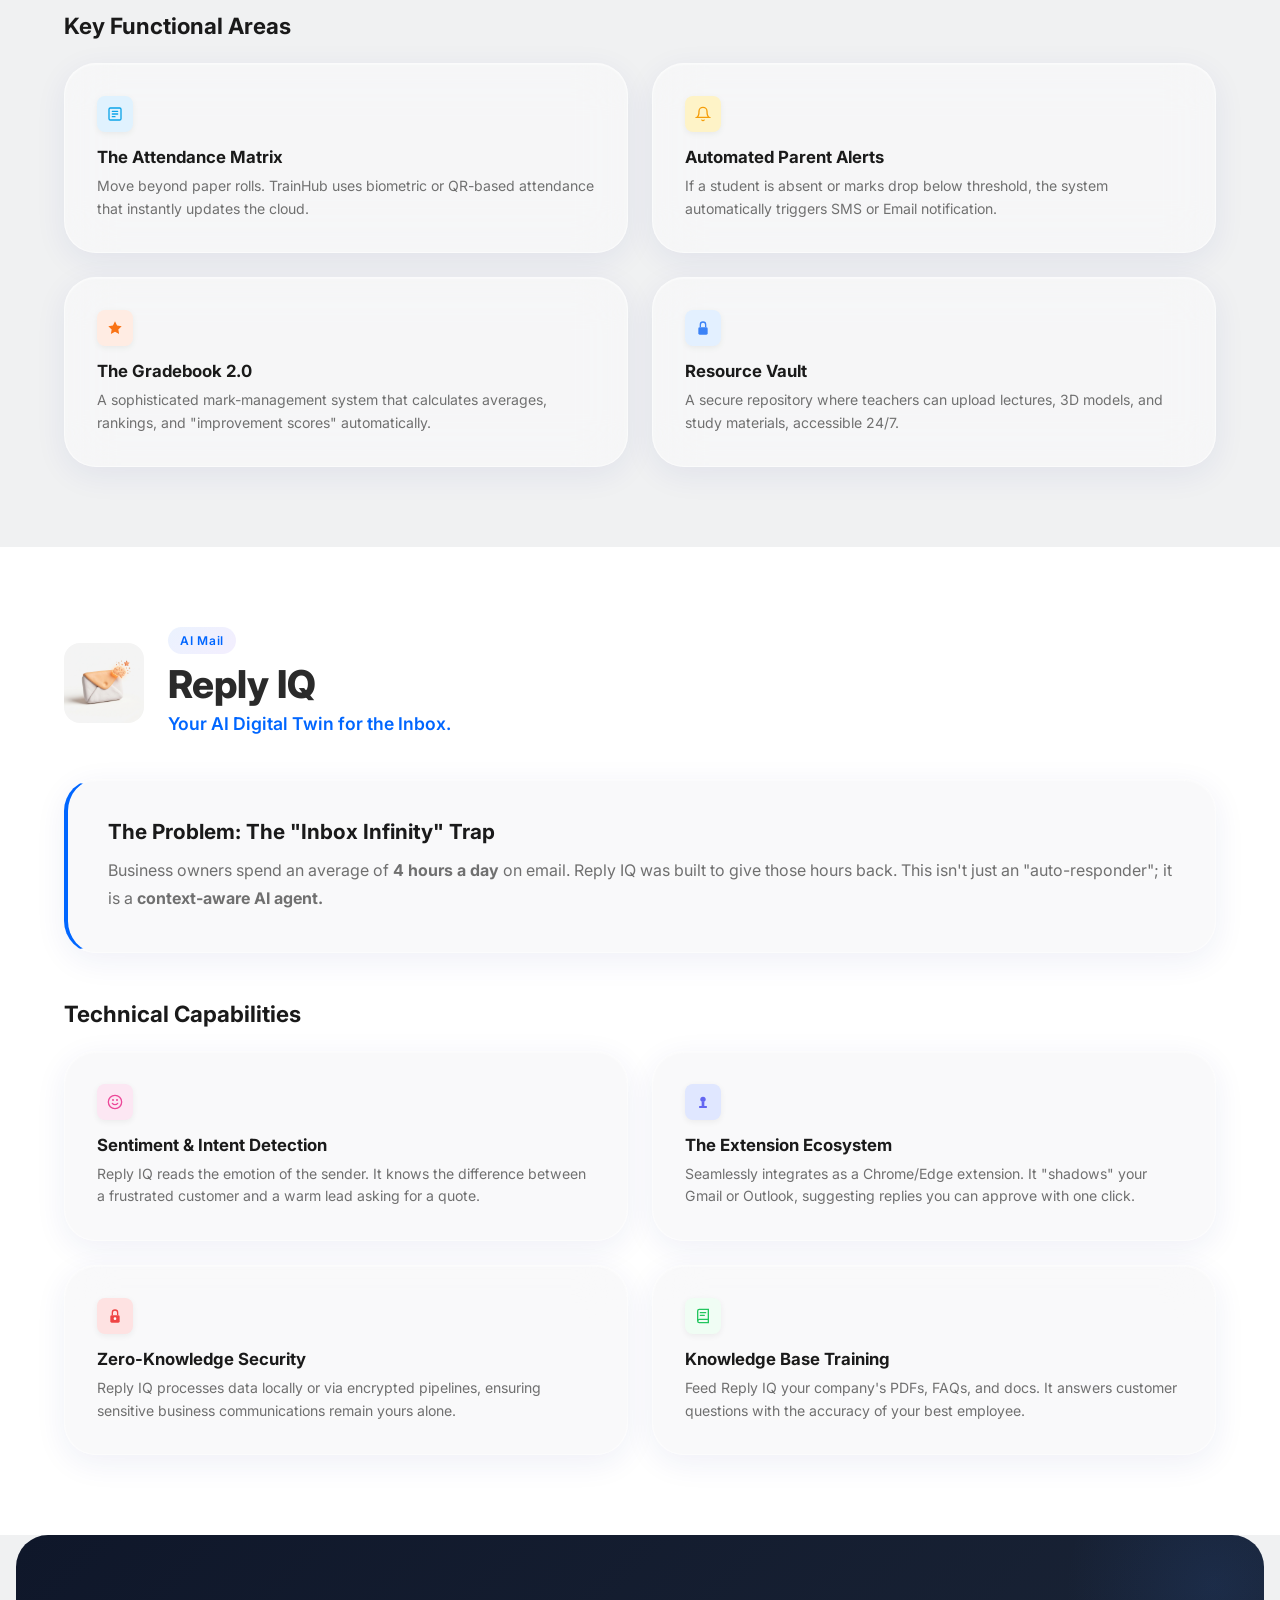
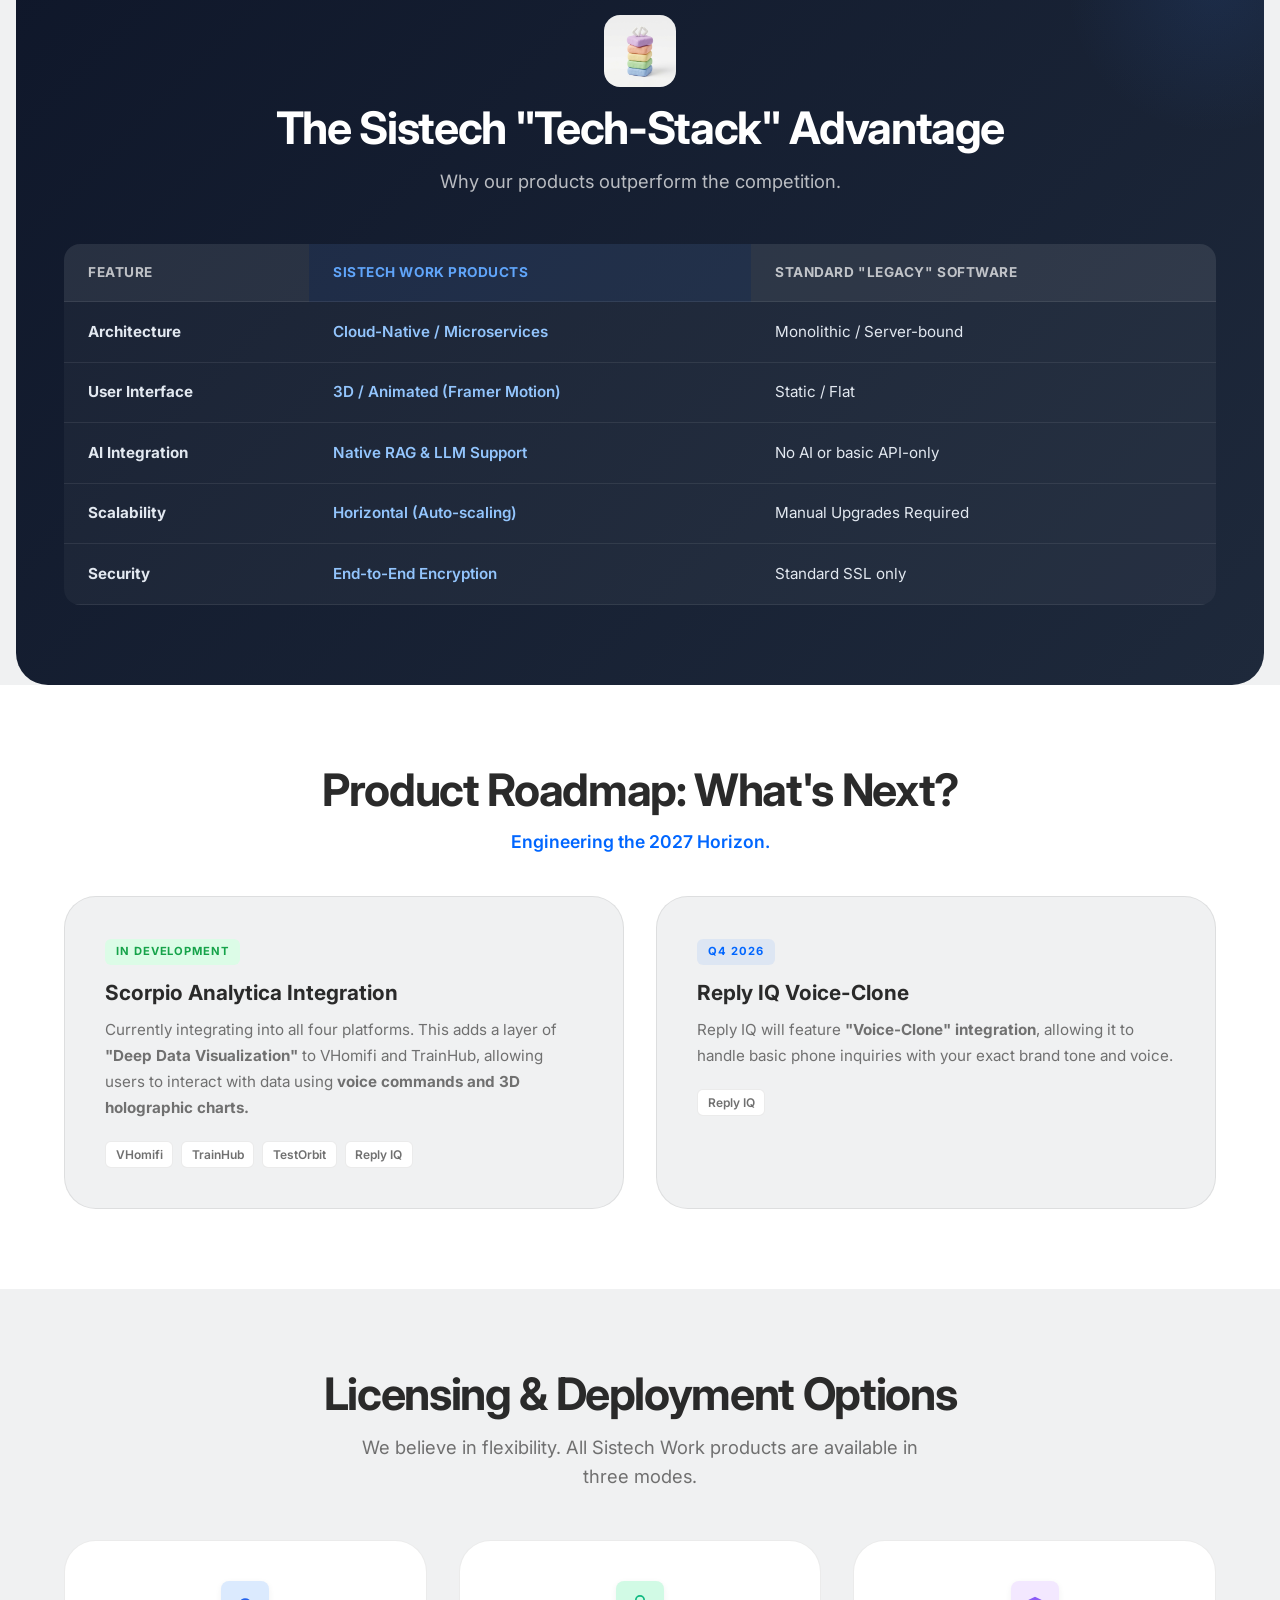
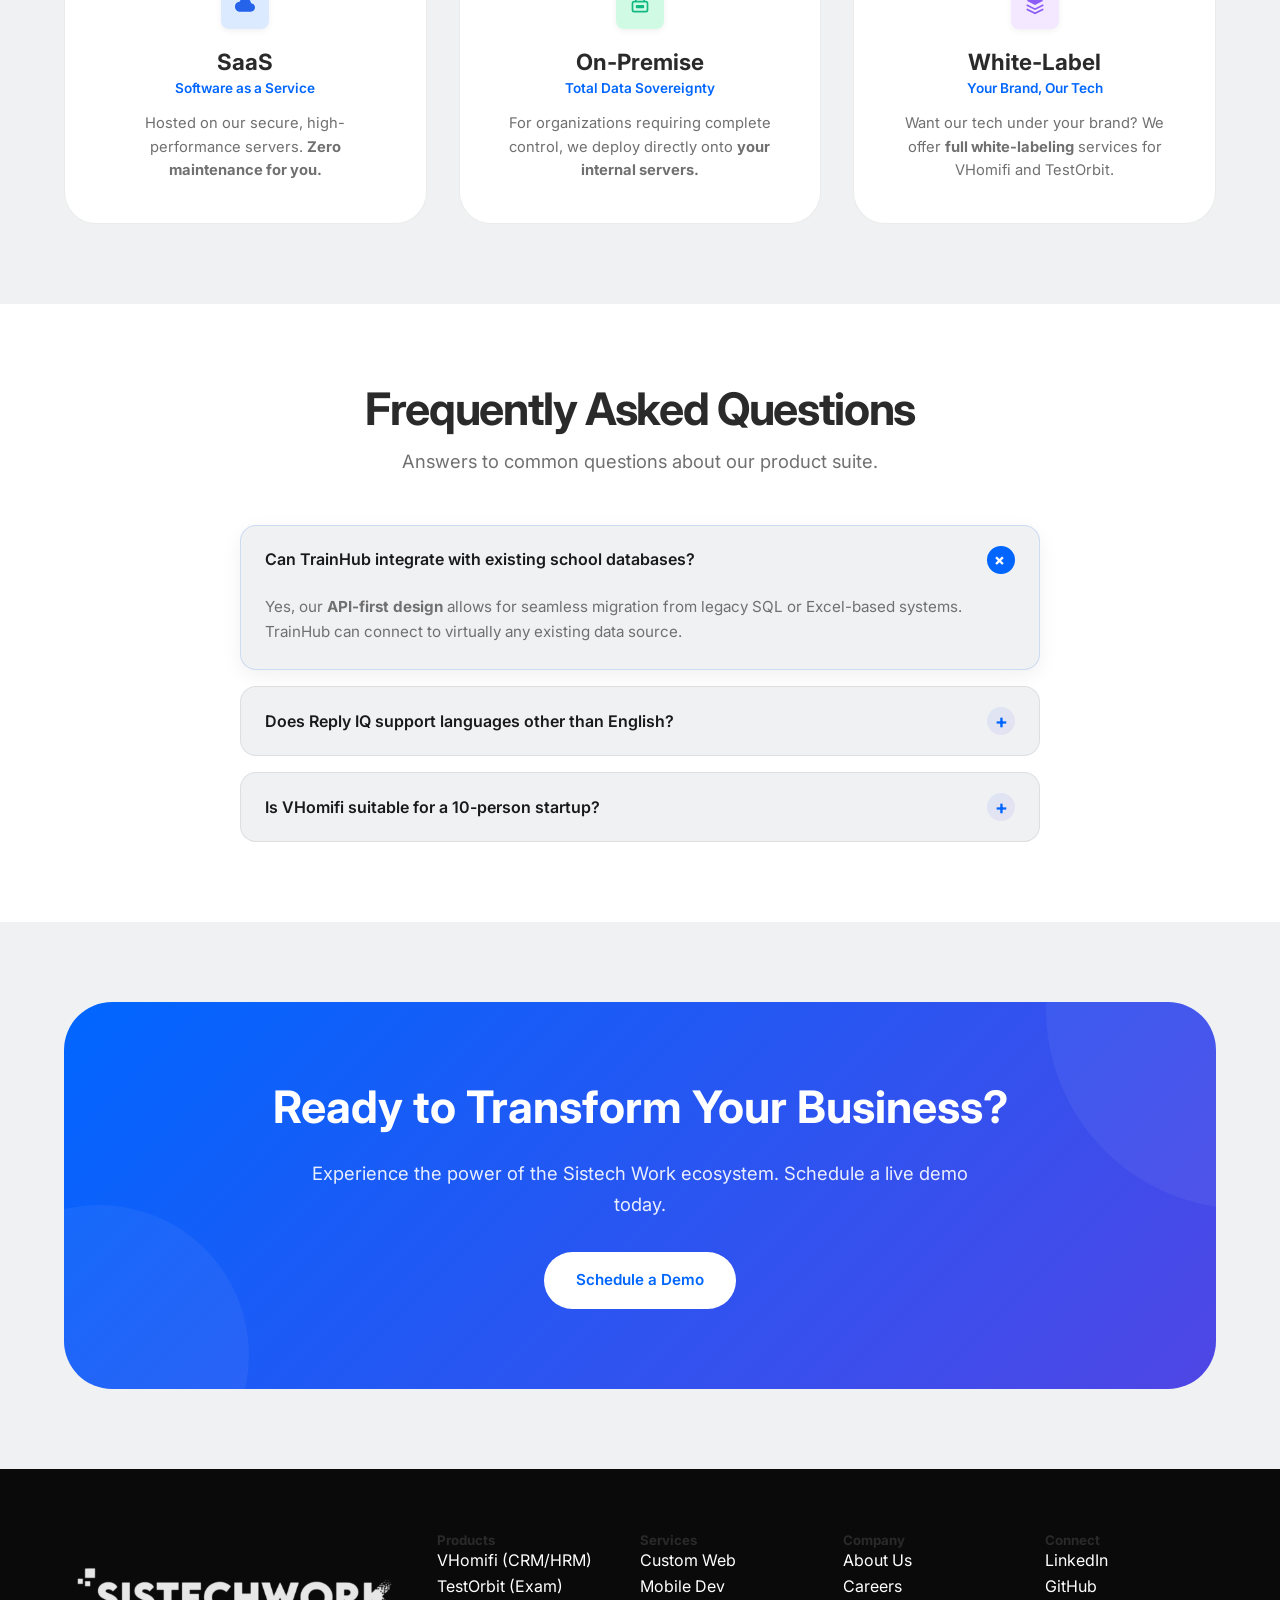
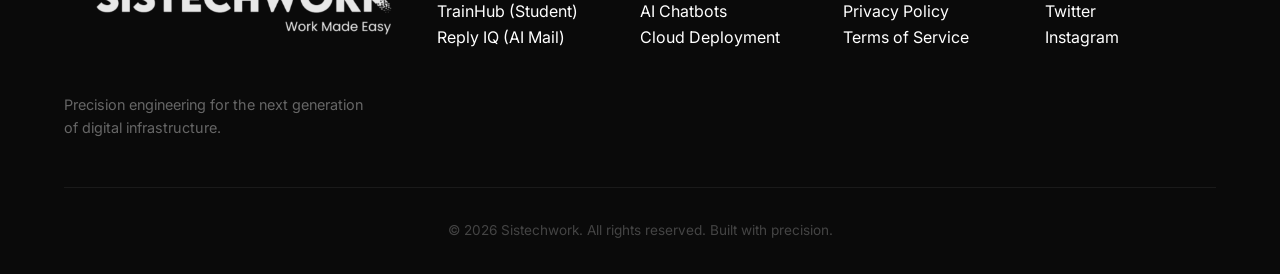
<file: public/sistechwork/products.html>
<!DOCTYPE html>
<html lang="en">
<head>
    <meta charset="UTF-8">
    <meta name="viewport" content="width=device-width, initial-scale=1.0">
    <title>Products | Sistechwork — Intelligent Solutions for the Modern Enterprise</title>
    <meta name="description" content="Explore VHomifi, TestOrbit, TrainHub, and Reply IQ — Sistechwork's product ecosystem built for growth, security, and AI-powered efficiency.">

    <!-- Fonts -->
    <link rel="preconnect" href="https://fonts.googleapis.com">
    <link rel="preconnect" href="https://fonts.gstatic.com" crossorigin>
    <link href="https://fonts.googleapis.com/css2?family=Inter:wght@400;500;600;700;800&display=swap" rel="stylesheet">

    <!-- Styles -->
    <link rel="stylesheet" href="style.css?v=3">
    <link rel="stylesheet" href="products.css?v=2">
</head>
<body>
    <!-- Page Loader -->
    <div class="pp-loader" id="ppLoader">
        <div class="pp-loader-inner">
            <div class="pp-loader-ring"></div>
            <img src="./assets/images/logo.png" alt="Loading" class="pp-loader-logo">
        </div>
    </div>
    <header class="site-header">
        <div class="container">
            <nav class="nav-container">
                <a href="index.html" class="logo-link">
                    <img src="./assets/images/logo.png" alt="Sistechwork">
                </a>

                <div class="primary-menu">
                    <ul class="nav-list" style="list-style: none; display: flex; gap: 2rem; margin: 0; padding: 0;">
                        <li><a href="products.html" style="text-decoration: none; color: var(--color-primary); font-weight: 600;">Products</a></li>
                        <li><a href="index.html#services" style="text-decoration: none; color: inherit; font-weight: 500;">Services</a></li>
                        <li><a href="index.html#techstack" style="text-decoration: none; color: inherit; font-weight: 500;">Tech Stack</a></li>
                        <li><a href="index.html#careers" style="text-decoration: none; color: inherit; font-weight: 500;">Careers</a></li>
                        <li><a href="index.html#contact" style="text-decoration: none; color: inherit; font-weight: 500;">Contact</a></li>
                    </ul>
                </div>

                <a href="index.html#contact" class="btn btn-primary">Get Started</a>
            </nav>
        </div>
    </header>

    <!-- ============================================
         HERO: PRODUCT ECOSYSTEM
         ============================================ -->
    <section class="pp-hero section-padding">
        <div class="liquid-blob-container">
            <div class="liquid-blob blob-1" style="opacity: 0.12;"></div>
            <div class="liquid-blob blob-2" style="top: 30%; right: -150px; opacity: 0.1;"></div>
        </div>
        <div class="container">
            <div class="pp-hero-badge reveal reveal-up">THE SISTECH WORK ECOSYSTEM</div>
            <h1 class="pp-hero-title reveal reveal-up delay-1">Intelligent Solutions for the<br> Modern Enterprise</h1>
            <p class="pp-hero-subtitle reveal reveal-up delay-2">Four powerful platforms. One unified intelligence layer. Built for growth, security, and scale.</p>
            <div class="pp-hero-nav reveal reveal-up delay-3">
                <a href="#vhomifi" class="pp-nav-pill">
                    <img src="./assets/images/icon_vhomifi.png" alt="VHomifi" class="pp-nav-icon"> VHomifi
                </a>
                <a href="#testorbit" class="pp-nav-pill">
                    <img src="./assets/images/icon_testorbit.png" alt="TestOrbit" class="pp-nav-icon"> TestOrbit
                </a>
                <a href="#trainhub" class="pp-nav-pill">
                    <img src="./assets/images/icon_trainhub.png" alt="TrainHub" class="pp-nav-icon"> TrainHub
                </a>
                <a href="#replyiq" class="pp-nav-pill">
                    <img src="./assets/images/icon_replyiq.png" alt="Reply IQ" class="pp-nav-icon"> Reply IQ
                </a>
            </div>
        </div>
    </section>

    <!-- ============================================
         SECTION 1: VHOMIFI SUITE
         ============================================ -->
    <section id="vhomifi" class="pp-product section-padding">
        <div class="liquid-blob-container">
            <div class="liquid-blob blob-2" style="top: 20%; left: -200px; opacity: 0.08;"></div>
            <div class="liquid-blob blob-3" style="bottom: 10%; right: -100px; opacity: 0.08;"></div>
        </div>
        <div class="container">
            <div class="pp-product-header reveal reveal-left">
                <img src="./assets/images/icon_vhomifi.png" alt="VHomifi" class="pp-product-icon">
                <div>
                    <div class="pp-product-badge">CRM + HRM</div>
                    <h2>The VHomifi Suite</h2>
                    <p class="pp-product-headline">Where CRM Meets HRM in a Unified Intelligence Portal.</p>
                </div>
            </div>

            <div class="pp-vision-card reveal reveal-up">
                <h3>The Vision</h3>
                <p>In the traditional business model, Sales (CRM) and Operations (HRM) exist in separate universes. This disconnection leads to data leakage and missed opportunities. VHomifi was engineered to solve this <strong>"Intelligence Gap."</strong> It is a centralized nervous system that manages your most valuable assets: <strong>your people and your customers.</strong></p>
            </div>

            <div class="pp-modules-grid">
                <!-- HRM Module -->
                <div class="pp-module-card reveal reveal-left delay-1">
                    <div class="pp-module-label">Module 1</div>
                    <h3>Advanced Human Resource Management (HRM)</h3>
                    <p class="pp-module-desc">VHomifi's HRM module is not just a digital filing cabinet; it is a <strong>proactive management tool.</strong></p>
                    <ul class="pp-feature-list">
                        <li>
                            <span class="feat-icon clay-icon" style="background:#E3F0FF;"><svg width="14" height="14" viewBox="0 0 24 24" fill="none"><path d="M12 2C6.48 2 2 6.48 2 12s4.48 10 10 10 10-4.48 10-10S17.52 2 12 2zm-1 15l-4-4 1.41-1.41L11 14.17l6.59-6.59L19 9l-8 8z" fill="#3B82F6"/></svg></span>
                            <div><strong>Automated Payroll Engine:</strong> Handle complex tax structures, variable bonuses, and multi-currency payouts with a single click.</div>
                        </li>
                        <li>
                            <span class="feat-icon clay-icon" style="background:#F3E8FF;"><svg width="14" height="14" viewBox="0 0 24 24" fill="none"><path d="M12 2C8 2 5 5 5 9c0 2.5 1.5 5 3 6.5V18h8v-2.5c1.5-1.5 3-4 3-6.5 0-4-3-7-7-7z" fill="#8B5CF6"/><rect x="9" y="19" width="6" height="2" rx="1" fill="#8B5CF6"/></svg></span>
                            <div><strong>Predictive Retention Analytics:</strong> Using ML algorithms to identify patterns in employee behavior and predict turnover risks before they happen.</div>
                        </li>
                        <li>
                            <span class="feat-icon clay-icon" style="background:#D1FAE5;"><svg width="14" height="14" viewBox="0 0 24 24" fill="none"><circle cx="12" cy="12" r="10" stroke="#10B981" stroke-width="2"/><path d="M8 12h8M12 8v8" stroke="#10B981" stroke-width="2" stroke-linecap="round"/></svg></span>
                            <div><strong>Lifecycle Management:</strong> From the first "Hello" in the interview to the final "Goodbye" in the exit interview, every touchpoint is recorded.</div>
                        </li>
                        <li>
                            <span class="feat-icon clay-icon" style="background:#FEF3C7;"><svg width="14" height="14" viewBox="0 0 24 24" fill="none"><rect x="3" y="14" width="4" height="8" rx="1" fill="#F59E0B"/><rect x="10" y="8" width="4" height="14" rx="1" fill="#F59E0B"/><rect x="17" y="4" width="4" height="18" rx="1" fill="#F59E0B"/></svg></span>
                            <div><strong>Performance Benchmarking:</strong> Shift from subjective reviews to data-driven performance metrics with real-time KPIs.</div>
                        </li>
                    </ul>
                </div>

                <!-- CRM Module -->
                <div class="pp-module-card reveal reveal-right delay-2">
                    <div class="pp-module-label">Module 2</div>
                    <h3>High-Velocity Customer Relationship Management (CRM)</h3>
                    <p class="pp-module-desc">The CRM component of VHomifi is built for teams that <strong>refuse to slow down.</strong></p>
                    <ul class="pp-feature-list">
                        <li>
                            <span class="feat-icon clay-icon" style="background:#FFECE3;"><svg width="14" height="14" viewBox="0 0 24 24" fill="none"><circle cx="12" cy="12" r="10" stroke="#F97316" stroke-width="2"/><circle cx="12" cy="12" r="6" stroke="#F97316" stroke-width="2"/><circle cx="12" cy="12" r="2" fill="#F97316"/></svg></span>
                            <div><strong>Lead Scoring AI:</strong> Automatically rank leads based on engagement history and conversion probability.</div>
                        </li>
                        <li>
                            <span class="feat-icon clay-icon" style="background:#DBEAFE;"><svg width="14" height="14" viewBox="0 0 24 24" fill="none"><rect x="3" y="3" width="7" height="7" rx="1.5" fill="#2563EB"/><rect x="14" y="3" width="7" height="7" rx="1.5" fill="#2563EB" opacity="0.6"/><rect x="3" y="14" width="7" height="7" rx="1.5" fill="#2563EB" opacity="0.4"/><rect x="14" y="14" width="7" height="7" rx="1.5" fill="#2563EB" opacity="0.8"/></svg></span>
                            <div><strong>Pipeline Visualization:</strong> A 3D-inspired Kanban board that allows you to see the health of your sales funnel at a glance.</div>
                        </li>
                        <li>
                            <span class="feat-icon clay-icon" style="background:#E0E7FF;"><svg width="14" height="14" viewBox="0 0 24 24" fill="none"><path d="M4 4h16v12H5.17L4 17.17V4z" stroke="#6366F1" stroke-width="2" fill="none" stroke-linejoin="round"/><circle cx="9" cy="10" r="1" fill="#6366F1"/><circle cx="12" cy="10" r="1" fill="#6366F1"/><circle cx="15" cy="10" r="1" fill="#6366F1"/></svg></span>
                            <div><strong>Integrated Communication:</strong> Sync emails, calls, and meetings directly into the client profile so no context is ever lost.</div>
                        </li>
                    </ul>
                </div>
            </div>
        </div>
    </section>

    <!-- ============================================
         SECTION 2: TESTORBIT
         ============================================ -->
    <section id="testorbit" class="pp-product pp-product-alt section-padding">
        <div class="container">
            <div class="pp-product-header reveal reveal-left">
                <img src="./assets/images/icon_testorbit.png" alt="TestOrbit" class="pp-product-icon">
                <div>
                    <div class="pp-product-badge">Examination</div>
                    <h2>TestOrbit</h2>
                    <p class="pp-product-headline">Uncompromising Integrity. Unlimited Scalability.</p>
                </div>
            </div>

            <div class="pp-vision-card reveal reveal-up">
                <h3>The Mission</h3>
                <p>Education and certification industries are facing a <strong>crisis of trust.</strong> As testing moves online, the risk of malpractice increases. TestOrbit is our response — a secure, proctored environment that ensures the person taking the test is who they say they are, and the results they achieve are <strong>100% legitimate.</strong></p>
            </div>

            <div class="pp-features-showcase">
                <h3 class="pp-features-title">Core Technical Features</h3>
                <div class="pp-features-grid-4">
                    <div class="pp-feat-card reveal reveal-up delay-1">
                        <span class="feat-icon clay-icon" style="background:#FEE2E2;"><svg width="16" height="16" viewBox="0 0 24 24" fill="none"><circle cx="12" cy="8" r="4" stroke="#EF4444" stroke-width="2"/><path d="M5 20c0-3.87 3.13-7 7-7s7 3.13 7 7" stroke="#EF4444" stroke-width="2" fill="none"/><path d="M15 3l3 3-3 3" stroke="#EF4444" stroke-width="2" fill="none" stroke-linecap="round"/></svg></span>
                        <h4>AI-Enhanced Proctoring</h4>
                        <p>Using computer vision to detect unauthorized aids, multiple faces, or suspicious behavior during the exam.</p>
                    </div>
                    <div class="pp-feat-card reveal reveal-up delay-2">
                        <span class="feat-icon clay-icon" style="background:#F3E8FF;"><svg width="16" height="16" viewBox="0 0 24 24" fill="none"><path d="M4 4l4 4M20 4l-4 4M4 20l4-4M20 20l-4-4" stroke="#8B5CF6" stroke-width="2" stroke-linecap="round"/><circle cx="12" cy="12" r="4" fill="#8B5CF6"/></svg></span>
                        <h4>Dynamic Question Shuffling</h4>
                        <p>Our "Orbit Engine" ensures no two students ever receive the exact same test in the same order.</p>
                    </div>
                    <div class="pp-feat-card reveal reveal-up delay-3">
                        <span class="feat-icon clay-icon" style="background:#DBEAFE;"><svg width="16" height="16" viewBox="0 0 24 24" fill="none"><rect x="4" y="4" width="16" height="16" rx="2" stroke="#2563EB" stroke-width="2"/><path d="M4 9h16" stroke="#2563EB" stroke-width="2"/><rect x="7" y="12" width="4" height="4" rx="1" fill="#2563EB"/></svg></span>
                        <h4>Browser Lockdown</h4>
                        <p>The candidate's device is locked into the portal, preventing navigation to search engines or other applications.</p>
                    </div>
                    <div class="pp-feat-card reveal reveal-up delay-4">
                        <span class="feat-icon clay-icon" style="background:#D1FAE5;"><svg width="16" height="16" viewBox="0 0 24 24" fill="none"><path d="M13 2L4.09 12H11L10 22L18.91 12H12L13 2Z" fill="#10B981"/></svg></span>
                        <h4>Real-Time Latency Optimization</h4>
                        <p>Built with high-concurrency architecture to support 20,000+ simultaneous users without a microsecond of lag.</p>
                    </div>
                </div>
            </div>
        </div>
    </section>

    <!-- ============================================
         SECTION 3: TRAINHUB
         ============================================ -->
    <section id="trainhub" class="pp-product section-padding">
        <div class="container">
            <div class="pp-product-header reveal reveal-left">
                <img src="./assets/images/icon_trainhub.png" alt="TrainHub" class="pp-product-icon">
                <div>
                    <div class="pp-product-badge">Academic</div>
                    <h2>TrainHub</h2>
                    <p class="pp-product-headline">Empowering Educators. Inspiring Students.</p>
                </div>
            </div>

            <div class="pp-vision-card reveal reveal-up">
                <h3>The Evolution of Academic Management</h3>
                <p>TrainHub is designed for the modern classroom — where data should <strong>empower teachers, not overwhelm them.</strong> It serves as the ultimate bridge between students, parents, and faculty.</p>
            </div>

            <div class="pp-features-showcase">
                <h3 class="pp-features-title">Key Functional Areas</h3>
                <div class="pp-features-grid-4">
                    <div class="pp-feat-card">
                        <span class="feat-icon clay-icon" style="background:#E0F2FE;"><svg width="16" height="16" viewBox="0 0 24 24" fill="none"><rect x="3" y="3" width="18" height="18" rx="2" stroke="#0EA5E9" stroke-width="2"/><path d="M8 12h8M8 8h8M8 16h4" stroke="#0EA5E9" stroke-width="2" stroke-linecap="round"/></svg></span>
                        <h4>The Attendance Matrix</h4>
                        <p>Move beyond paper rolls. TrainHub uses biometric or QR-based attendance that instantly updates the cloud.</p>
                    </div>
                    <div class="pp-feat-card">
                        <span class="feat-icon clay-icon" style="background:#FEF3C7;"><svg width="16" height="16" viewBox="0 0 24 24" fill="none"><path d="M18 8A6 6 0 006 8c0 7-3 9-3 9h18s-3-2-3-9" stroke="#F59E0B" stroke-width="2" fill="none"/><path d="M13.73 21a2 2 0 01-3.46 0" stroke="#F59E0B" stroke-width="2" stroke-linecap="round"/></svg></span>
                        <h4>Automated Parent Alerts</h4>
                        <p>If a student is absent or marks drop below threshold, the system automatically triggers SMS or Email notification.</p>
                    </div>
                    <div class="pp-feat-card">
                        <span class="feat-icon clay-icon" style="background:#FFECE3;"><svg width="16" height="16" viewBox="0 0 24 24" fill="none"><path d="M12 2L15.09 8.26L22 9.27L17 14.14L18.18 21.02L12 17.77L5.82 21.02L7 14.14L2 9.27L8.91 8.26L12 2Z" fill="#F97316"/></svg></span>
                        <h4>The Gradebook 2.0</h4>
                        <p>A sophisticated mark-management system that calculates averages, rankings, and "improvement scores" automatically.</p>
                    </div>
                    <div class="pp-feat-card">
                        <span class="feat-icon clay-icon" style="background:#E3F0FF;"><svg width="16" height="16" viewBox="0 0 24 24" fill="none"><rect x="5" y="11" width="14" height="11" rx="2" fill="#3B82F6"/><path d="M8 11V7a4 4 0 018 0v4" stroke="#3B82F6" stroke-width="2" fill="none"/></svg></span>
                        <h4>Resource Vault</h4>
                        <p>A secure repository where teachers can upload lectures, 3D models, and study materials, accessible 24/7.</p>
                    </div>
                </div>
            </div>
        </div>
    </section>

    <!-- ============================================
         SECTION 4: REPLY IQ
         ============================================ -->
    <section id="replyiq" class="pp-product pp-product-alt section-padding">
        <div class="container">
            <div class="pp-product-header reveal reveal-left">
                <img src="./assets/images/icon_replyiq.png" alt="Reply IQ" class="pp-product-icon">
                <div>
                    <div class="pp-product-badge">AI Mail</div>
                    <h2>Reply IQ</h2>
                    <p class="pp-product-headline">Your AI Digital Twin for the Inbox.</p>
                </div>
            </div>

            <div class="pp-vision-card reveal reveal-up">
                <h3>The Problem: The "Inbox Infinity" Trap</h3>
                <p>Business owners spend an average of <strong>4 hours a day</strong> on email. Reply IQ was built to give those hours back. This isn't just an "auto-responder"; it is a <strong>context-aware AI agent.</strong></p>
            </div>

            <div class="pp-features-showcase">
                <h3 class="pp-features-title">Technical Capabilities</h3>
                <div class="pp-features-grid-4">
                    <div class="pp-feat-card">
                        <span class="feat-icon clay-icon" style="background:#FCE7F3;"><svg width="16" height="16" viewBox="0 0 24 24" fill="none"><circle cx="12" cy="12" r="10" stroke="#EC4899" stroke-width="2"/><path d="M8 14s1.5 2 4 2 4-2 4-2" stroke="#EC4899" stroke-width="2" fill="none" stroke-linecap="round"/><circle cx="9" cy="9" r="1.5" fill="#EC4899"/><circle cx="15" cy="9" r="1.5" fill="#EC4899"/></svg></span>
                        <h4>Sentiment & Intent Detection</h4>
                        <p>Reply IQ reads the emotion of the sender. It knows the difference between a frustrated customer and a warm lead asking for a quote.</p>
                    </div>
                    <div class="pp-feat-card">
                        <span class="feat-icon clay-icon" style="background:#E0E7FF;"><svg width="16" height="16" viewBox="0 0 24 24" fill="none"><circle cx="12" cy="8" r="4" fill="#6366F1"/><rect x="10" y="12" width="4" height="6" fill="#6366F1"/><rect x="6" y="18" width="12" height="3" rx="1" fill="#6366F1"/></svg></span>
                        <h4>The Extension Ecosystem</h4>
                        <p>Seamlessly integrates as a Chrome/Edge extension. It "shadows" your Gmail or Outlook, suggesting replies you can approve with one click.</p>
                    </div>
                    <div class="pp-feat-card">
                        <span class="feat-icon clay-icon" style="background:#FEE2E2;"><svg width="16" height="16" viewBox="0 0 24 24" fill="none"><rect x="5" y="11" width="14" height="11" rx="2" fill="#EF4444"/><path d="M8 11V7a4 4 0 018 0v4" stroke="#EF4444" stroke-width="2" fill="none"/><circle cx="12" cy="16" r="2" fill="white"/></svg></span>
                        <h4>Zero-Knowledge Security</h4>
                        <p>Reply IQ processes data locally or via encrypted pipelines, ensuring sensitive business communications remain yours alone.</p>
                    </div>
                    <div class="pp-feat-card">
                        <span class="feat-icon clay-icon" style="background:#F0FDF4;"><svg width="16" height="16" viewBox="0 0 24 24" fill="none"><path d="M4 19.5A2.5 2.5 0 016.5 17H20" stroke="#22C55E" stroke-width="2"/><path d="M6.5 2H20v20H6.5A2.5 2.5 0 014 19.5v-15A2.5 2.5 0 016.5 2z" stroke="#22C55E" stroke-width="2" fill="none"/><path d="M8 7h8M8 11h6" stroke="#22C55E" stroke-width="2" stroke-linecap="round"/></svg></span>
                        <h4>Knowledge Base Training</h4>
                        <p>Feed Reply IQ your company's PDFs, FAQs, and docs. It answers customer questions with the accuracy of your best employee.</p>
                    </div>
                </div>
            </div>
        </div>
    </section>

    <!-- ============================================
         SECTION 5: TECH-STACK ADVANTAGE
         ============================================ -->
    <section class="pp-comparison section-padding">
        <div class="container">
            <img src="./assets/images/icon_techstack.png" alt="Tech Stack" class="pp-section-icon">
            <h2 class="section-title" style="color:#fff;">The Sistech "Tech-Stack" Advantage</h2>
            <p class="section-subtitle" style="color:rgba(255,255,255,0.7);">Why our products outperform the competition.</p>

            <div class="pp-table-wrap">
                <table class="pp-comparison-table">
                    <thead>
                        <tr>
                            <th>Feature</th>
                            <th class="pp-th-highlight">Sistech Work Products</th>
                            <th>Standard "Legacy" Software</th>
                        </tr>
                    </thead>
                    <tbody>
                        <tr>
                            <td><strong>Architecture</strong></td>
                            <td class="pp-td-highlight">Cloud-Native / Microservices</td>
                            <td>Monolithic / Server-bound</td>
                        </tr>
                        <tr>
                            <td><strong>User Interface</strong></td>
                            <td class="pp-td-highlight">3D / Animated (Framer Motion)</td>
                            <td>Static / Flat</td>
                        </tr>
                        <tr>
                            <td><strong>AI Integration</strong></td>
                            <td class="pp-td-highlight">Native RAG & LLM Support</td>
                            <td>No AI or basic API-only</td>
                        </tr>
                        <tr>
                            <td><strong>Scalability</strong></td>
                            <td class="pp-td-highlight">Horizontal (Auto-scaling)</td>
                            <td>Manual Upgrades Required</td>
                        </tr>
                        <tr>
                            <td><strong>Security</strong></td>
                            <td class="pp-td-highlight">End-to-End Encryption</td>
                            <td>Standard SSL only</td>
                        </tr>
                    </tbody>
                </table>
            </div>
        </div>
    </section>

    <!-- ============================================
         SECTION 6: PRODUCT ROADMAP
         ============================================ -->
    <section class="pp-roadmap section-padding">
        <div class="container">
            <h2 class="section-title">Product Roadmap: What's Next?</h2>
            <p class="pp-roadmap-headline">Engineering the 2027 Horizon.</p>

            <div class="pp-roadmap-grid">
                <div class="pp-roadmap-card">
                    <div class="pp-roadmap-tag">IN DEVELOPMENT</div>
                    <h3>Scorpio Analytica Integration</h3>
                    <p>Currently integrating into all four platforms. This adds a layer of <strong>"Deep Data Visualization"</strong> to VHomifi and TrainHub, allowing users to interact with data using <strong>voice commands and 3D holographic charts.</strong></p>
                    <div class="pp-roadmap-products">
                        <span>VHomifi</span>
                        <span>TrainHub</span>
                        <span>TestOrbit</span>
                        <span>Reply IQ</span>
                    </div>
                </div>
                <div class="pp-roadmap-card">
                    <div class="pp-roadmap-tag pp-roadmap-tag-future">Q4 2026</div>
                    <h3>Reply IQ Voice-Clone</h3>
                    <p>Reply IQ will feature <strong>"Voice-Clone" integration</strong>, allowing it to handle basic phone inquiries with your exact brand tone and voice.</p>
                    <div class="pp-roadmap-products">
                        <span>Reply IQ</span>
                    </div>
                </div>
            </div>
        </div>
    </section>

    <!-- ============================================
         SECTION 7: LICENSING & DEPLOYMENT
         ============================================ -->
    <section class="pp-licensing section-padding">
        <div class="container">
            <h2 class="section-title">Licensing & Deployment Options</h2>
            <p class="section-subtitle">We believe in flexibility. All Sistech Work products are available in three modes.</p>

            <div class="pp-license-grid">
                <div class="pp-license-card">
                    <span class="feat-icon clay-icon pp-license-icon" style="background:#DBEAFE;"><svg width="20" height="20" viewBox="0 0 24 24" fill="none"><path d="M19.35 10.04A7.49 7.49 0 0012 4C9.11 4 6.6 5.64 5.35 8.04A6.002 6.002 0 000 14c0 3.31 2.69 6 6 6h13c2.76 0 5-2.24 5-5 0-2.64-2.05-4.78-4.65-4.96z" fill="#2563EB"/></svg></span>
                    <h3>SaaS</h3>
                    <p class="pp-license-label">Software as a Service</p>
                    <p>Hosted on our secure, high-performance servers. <strong>Zero maintenance for you.</strong></p>
                </div>
                <div class="pp-license-card">
                    <span class="feat-icon clay-icon pp-license-icon" style="background:#D1FAE5;"><svg width="20" height="20" viewBox="0 0 24 24" fill="none"><rect x="3" y="8" width="18" height="12" rx="2" stroke="#10B981" stroke-width="2"/><path d="M7 8V6a5 5 0 0110 0v2" stroke="#10B981" stroke-width="2" fill="none"/><rect x="7" y="12" width="10" height="4" rx="1" fill="#10B981"/></svg></span>
                    <h3>On-Premise</h3>
                    <p class="pp-license-label">Total Data Sovereignty</p>
                    <p>For organizations requiring complete control, we deploy directly onto <strong>your internal servers.</strong></p>
                </div>
                <div class="pp-license-card">
                    <span class="feat-icon clay-icon pp-license-icon" style="background:#F3E8FF;"><svg width="20" height="20" viewBox="0 0 24 24" fill="none"><path d="M12 2L2 7l10 5 10-5-10-5z" fill="#8B5CF6"/><path d="M2 17l10 5 10-5" stroke="#8B5CF6" stroke-width="2" fill="none"/><path d="M2 12l10 5 10-5" stroke="#8B5CF6" stroke-width="2" fill="none"/></svg></span>
                    <h3>White-Label</h3>
                    <p class="pp-license-label">Your Brand, Our Tech</p>
                    <p>Want our tech under your brand? We offer <strong>full white-labeling</strong> services for VHomifi and TestOrbit.</p>
                </div>
            </div>
        </div>
    </section>

    <!-- ============================================
         SECTION 8: FAQs
         ============================================ -->
    <section class="pp-faq section-padding">
        <div class="container">
            <h2 class="section-title">Frequently Asked Questions</h2>
            <p class="section-subtitle">Answers to common questions about our product suite.</p>

            <div class="pp-faq-list">
                <details class="pp-faq-item" open>
                    <summary>
                        <span class="pp-faq-q">Can TrainHub integrate with existing school databases?</span>
                        <span class="pp-faq-toggle">+</span>
                    </summary>
                    <div class="pp-faq-answer">
                        <p>Yes, our <strong>API-first design</strong> allows for seamless migration from legacy SQL or Excel-based systems. TrainHub can connect to virtually any existing data source.</p>
                    </div>
                </details>
                <details class="pp-faq-item">
                    <summary>
                        <span class="pp-faq-q">Does Reply IQ support languages other than English?</span>
                        <span class="pp-faq-toggle">+</span>
                    </summary>
                    <div class="pp-faq-answer">
                        <p>Currently, it supports <strong>25+ languages</strong> with native-level fluency, including Spanish, French, German, and Hindi.</p>
                    </div>
                </details>
                <details class="pp-faq-item">
                    <summary>
                        <span class="pp-faq-q">Is VHomifi suitable for a 10-person startup?</span>
                        <span class="pp-faq-toggle">+</span>
                    </summary>
                    <div class="pp-faq-answer">
                        <p>Absolutely. <strong>VHomifi is modular.</strong> You only pay for the features you use, and it scales as your team grows. It's designed to work for teams of 10 or 10,000.</p>
                    </div>
                </details>
            </div>
        </div>
    </section>

    <!-- ============================================
         CTA BANNER
         ============================================ -->
    <section class="pp-cta section-padding">
        <div class="container">
            <div class="careers-inner">
                <h2>Ready to Transform Your Business?</h2>
                <p>Experience the power of the Sistech Work ecosystem. Schedule a live demo today.</p>
                <a href="index.html#contact" class="btn btn-outline-white">Schedule a Demo</a>
            </div>
        </div>
    </section>

    <!-- Footer -->
    <footer class="site-footer">
        <div class="container">
            <div class="footer-grid">
                <div class="footer-brand">
                    <img src="./assets/images/logo.png" alt="Sistechwork" class="footer-logo">
                    <p>Precision engineering for the next generation of digital infrastructure.</p>
                </div>
                <div class="footer-col">
                    <h5>Products</h5>
                    <ul>
                        <li><a href="#vhomifi">VHomifi (CRM/HRM)</a></li>
                        <li><a href="#testorbit">TestOrbit (Exam)</a></li>
                        <li><a href="#trainhub">TrainHub (Student)</a></li>
                        <li><a href="#replyiq">Reply IQ (AI Mail)</a></li>
                    </ul>
                </div>
                <div class="footer-col">
                    <h5>Services</h5>
                    <ul>
                        <li><a href="index.html#services">Custom Web</a></li>
                        <li><a href="index.html#services">Mobile Dev</a></li>
                        <li><a href="index.html#services">AI Chatbots</a></li>
                        <li><a href="index.html#services">Cloud Deployment</a></li>
                    </ul>
                </div>
                <div class="footer-col">
                    <h5>Company</h5>
                    <ul>
                        <li><a href="#">About Us</a></li>
                        <li><a href="index.html#careers">Careers</a></li>
                        <li><a href="#">Privacy Policy</a></li>
                        <li><a href="#">Terms of Service</a></li>
                    </ul>
                </div>
                <div class="footer-col">
                    <h5>Connect</h5>
                    <ul>
                        <li><a href="#">LinkedIn</a></li>
                        <li><a href="#">GitHub</a></li>
                        <li><a href="#">Twitter</a></li>
                        <li><a href="#">Instagram</a></li>
                    </ul>
                </div>
            </div>
            <div class="footer-bottom">
                <p>&copy; 2026 Sistechwork. All rights reserved. Built with precision.</p>
            </div>
        </div>
    </footer>

    <!-- Scroll Reveal & Loader Script -->
    <script>
    (function() {
        // ---- Loading Screen ----
        window.addEventListener('load', function() {
            const loader = document.getElementById('ppLoader');
            setTimeout(function() {
                loader.classList.add('pp-loader-hide');
                setTimeout(() => loader.remove(), 600);
            }, 800);
        });

        // ---- Intersection Observer Scroll Reveal ----
        const revealElements = document.querySelectorAll('.reveal');
        const revealObserver = new IntersectionObserver(function(entries) {
            entries.forEach(function(entry) {
                if (entry.isIntersecting) {
                    entry.target.classList.add('revealed');
                    revealObserver.unobserve(entry.target);
                }
            });
        }, { threshold: 0.12, rootMargin: '0px 0px -40px 0px' });

        revealElements.forEach(function(el) { revealObserver.observe(el); });

        // ---- Smooth Scroll for anchor links ----
        document.querySelectorAll('a[href^="#"]').forEach(function(anchor) {
            anchor.addEventListener('click', function(e) {
                const target = document.querySelector(this.getAttribute('href'));
                if (target) {
                    e.preventDefault();
                    target.scrollIntoView({ behavior: 'smooth', block: 'start' });
                }
            });
        });

        // ---- Active Nav Pill on Scroll ----
        const sections = document.querySelectorAll('.pp-product[id]');
        const navPills = document.querySelectorAll('.pp-nav-pill');
        window.addEventListener('scroll', function() {
            let current = '';
            sections.forEach(function(section) {
                const top = section.offsetTop - 200;
                if (pageYOffset >= top) current = section.getAttribute('id');
            });
            navPills.forEach(function(pill) {
                pill.classList.remove('pp-nav-pill-active');
                if (pill.getAttribute('href') === '#' + current) {
                    pill.classList.add('pp-nav-pill-active');
                }
            });
        });

        // ---- Parallax on Hero ----
        const hero = document.querySelector('.pp-hero');
        window.addEventListener('scroll', function() {
            if (hero) {
                const scrolled = window.pageYOffset;
                hero.style.setProperty('--scroll-y', scrolled * 0.3 + 'px');
            }
        });

        // ---- Counter Animation for Stats ----
        const counters = document.querySelectorAll('.pp-counter');
        const counterObserver = new IntersectionObserver(function(entries) {
            entries.forEach(function(entry) {
                if (entry.isIntersecting) {
                    const el = entry.target;
                    const target = parseInt(el.getAttribute('data-target'));
                    const suffix = el.getAttribute('data-suffix') || '';
                    let current = 0;
                    const step = Math.ceil(target / 60);
                    const timer = setInterval(function() {
                        current += step;
                        if (current >= target) {
                            current = target;
                            clearInterval(timer);
                        }
                        el.textContent = current.toLocaleString() + suffix;
                    }, 20);
                    counterObserver.unobserve(el);
                }
            });
        }, { threshold: 0.5 });
        counters.forEach(function(c) { counterObserver.observe(c); });

        // ---- Table Row Highlight on Hover ----
        document.querySelectorAll('.pp-comparison-table tbody tr').forEach(function(row) {
            row.addEventListener('mouseenter', function() {
                this.style.background = 'rgba(59, 130, 246, 0.08)';
            });
            row.addEventListener('mouseleave', function() {
                this.style.background = '';
            });
        });

        // ---- Scroll Progress Bar ----
        window.addEventListener('scroll', function() {
            const scrollTop = document.documentElement.scrollTop || document.body.scrollTop;
            const scrollHeight = document.documentElement.scrollHeight - document.documentElement.clientHeight;
            const progress = (scrollTop / scrollHeight) * 100;
            document.body.style.setProperty('--scroll-progress', progress + '%');
        });
    })();
    </script>
</body>
</html>
</file>
<file: public/sistechwork/style.css>
/*
Theme Name: Sistechwork
Theme URI: https://sistechwork.com
Author: Sistechwork Team
Description: A custom, high-fidelity theme for Sistechwork.
Version: 3.0.0
Text Domain: sistechwork
*/

/* ---- Smooth Scroll ---- */
html {
    scroll-behavior: smooth;
}

/* ---- Scroll Progress Bar ---- */
body::before {
    content: '';
    position: fixed;
    top: 0;
    left: 0;
    width: var(--scroll-progress, 0%);
    height: 3px;
    background: linear-gradient(90deg, #0066FF, #8B5CF6, #EC4899);
    z-index: 9999;
    transition: width 0.1s linear;
}

/* ============================================
   SCROLL REVEAL ANIMATION SYSTEM
   ============================================ */
.reveal {
    opacity: 0;
    transition: opacity 0.8s cubic-bezier(0.25, 0.46, 0.45, 0.94),
                transform 0.8s cubic-bezier(0.25, 0.46, 0.45, 0.94);
    will-change: opacity, transform;
}

.reveal.reveal-up { transform: translateY(40px); }
.reveal.reveal-left { transform: translateX(-50px); }
.reveal.reveal-right { transform: translateX(50px); }
.reveal.reveal-scale { transform: scale(0.92); }

.reveal.revealed {
    opacity: 1;
    transform: translateY(0) translateX(0) scale(1);
}

.delay-1 { transition-delay: 0.1s; }
.delay-2 { transition-delay: 0.2s; }
.delay-3 { transition-delay: 0.3s; }
.delay-4 { transition-delay: 0.4s; }
.delay-5 { transition-delay: 0.5s; }

/* --- Design Tokens --- */
:root {
    /* Colors */
    --color-primary: #0066FF;
    --color-primary-hover: #0052CC;
    --color-primary-light: rgba(0, 102, 255, 0.08);
    --color-secondary: #2A2A2A;
    --color-bg: #F0F1F2;
    --color-surface: #FFFFFF;
    --color-text: #1A1A1A;
    --color-text-muted: #707070;
    --color-border: rgba(0, 0, 0, 0.08);
    --color-card-shadow: rgba(0, 0, 0, 0.05);

    /* Typography */
    --font-main: 'Inter', sans-serif;
    --font-size-base: 16px;

    /* Spacing */
    --space-xs: 0.5rem;
    --space-sm: 1rem;
    --space-md: 2rem;
    --space-lg: 4rem;
    --space-xl: 8rem;

    /* Border Radius */
    --radius-sm: 8px;
    --radius-md: 16px;
    --radius-lg: 32px;
    --radius-full: 100px;

    /* Navigation */
    --nav-height: 84px;

    /* Glassmorphism */
    --glass-bg: rgba(255, 255, 255, 0.4);
    --glass-border: rgba(255, 255, 255, 0.5);
    --glass-blur: 24px;
    --glass-shadow: 0 8px 32px 0 rgba(31, 38, 135, 0.07);
    --glass-inner-light: inset 0 1px 1px 0 rgba(255, 255, 255, 0.4);
}

/* --- Decorative Background Blobs --- */
.liquid-blob-container {
    position: absolute;
    inset: 0;
    overflow: hidden;
    pointer-events: none;
    z-index: 0;
}

.liquid-blob {
    position: absolute;
    width: 400px;
    height: 400px;
    filter: blur(80px);
    border-radius: 50%;
    opacity: 0.15;
    animation: blobMovement 20s infinite alternate ease-in-out;
}

.blob-1 { background: #0066FF; top: 10%; left: -100px; }
.blob-2 { background: #8B5CF6; top: 40%; right: -100px; animation-duration: 25s; }
.blob-3 { background: #EC4899; bottom: 10%; left: 20%; animation-duration: 30s; }

@keyframes blobMovement {
    0% { transform: translate(0, 0) scale(1); }
    100% { transform: translate(50px, 100px) scale(1.1); }
}

/* --- Reset & Base --- */
* {
    margin: 0;
    padding: 0;
    box-sizing: border-box;
}

body {
    font-family: var(--font-main);
    font-size: var(--font-size-base);
    color: var(--color-text);
    background-color: var(--color-bg);
    line-height: 1.6;
    overflow-x: hidden;
}

h1,
h2,
h3,
h4,
h5,
h6 {
    font-weight: 700;
    line-height: 1.15;
    color: var(--color-secondary);
}

a {
    text-decoration: none;
    color: inherit;
    transition: all 0.2s ease;
}

img {
    max-width: 100%;
    height: auto;
    display: block;
}

ul {
    list-style: none;
}

/* --- Layout --- */
.container {
    max-width: 1200px;
    margin: 0 auto;
    padding: 0 24px;
}

.section-padding {
    padding: 5rem 0;
}

@media (max-width: 768px) {
    .section-padding {
        padding: 3rem 0;
    }
}

.section-title {
    font-size: 2.8rem;
    text-align: center;
    margin-bottom: 0.75rem;
    letter-spacing: -0.03em;
}

.section-subtitle {
    text-align: center;
    color: var(--color-text-muted);
    font-size: 1.15rem;
    max-width: 600px;
    margin: 0 auto 3rem;
}

@media (max-width: 768px) {
    .section-title {
        font-size: 2rem;
    }
}

/* --- Utility Classes --- */
.flex {
    display: flex;
}

.flex-column {
    flex-direction: column;
}

.items-center {
    align-items: center;
}

.justify-between {
    justify-content: space-between;
}

.justify-center {
    justify-content: center;
}

.text-center {
    text-align: center;
}

.w-full {
    width: 100%;
}

/* --- Components --- */

/* Buttons */
.btn {
    display: inline-flex;
    align-items: center;
    justify-content: center;
    padding: 16px 32px;
    border-radius: var(--radius-full);
    font-weight: 600;
    font-size: 0.95rem;
    cursor: pointer;
    border: none;
    transition: transform 0.2s ease, background 0.2s ease, box-shadow 0.2s ease;
}

.btn:active {
    transform: scale(0.97);
}

.btn-primary {
    background-color: var(--color-primary);
    color: #fff;
}

.btn-primary:hover {
    background-color: var(--color-primary-hover);
    box-shadow: 0 8px 24px rgba(0, 102, 255, 0.25);
}

.btn-secondary {
    background-color: var(--color-surface);
    color: var(--color-secondary);
    border: 1px solid var(--color-border);
}

.btn-secondary:hover {
    border-color: var(--color-secondary);
}

.btn-dark {
    background-color: #000;
    color: #fff;
}

.btn-dark:hover {
    background-color: #222;
}

/* Navigation */
.site-header {
    height: var(--nav-height);
    position: fixed;
    top: 40px;
    left: 0;
    right: 0;
    z-index: 1000;
    display: flex;
    align-items: center;
    justify-content: center;
}

.nav-container {
    display: flex;
    align-items: center;
    justify-content: space-between;
    background: var(--glass-bg);
    backdrop-filter: blur(var(--glass-blur));
    -webkit-backdrop-filter: blur(var(--glass-blur));
    border: 1px solid var(--glass-border);
    border-radius: var(--radius-full);
    padding: 12px 40px;
    width: 102%;
    max-width: 2000px;
    gap: 3rem;
    box-shadow: var(--glass-shadow), var(--glass-inner-light);
    transition: all 0.3s ease;
}

.nav-container:hover {
    background: rgba(255, 255, 255, 0.5);
    border-color: rgba(255, 255, 255, 0.7);
    box-shadow: 0 12px 48px 0 rgba(31, 38, 135, 0.12), var(--glass-inner-light);
}

.logo-link,
.primary-menu,
.header-actions {
    flex-shrink: 0;
}

.logo-link img {
    height: 48px;
    width: auto;
    transition: transform 0.3s ease;
}

.logo-link:hover img {
    transform: scale(1.05);
}

.primary-menu {
    display: flex;
    gap: 2rem;
    padding-left: 0;
}

.primary-menu a {
    font-weight: 500;
    font-size: 0.95rem;
    color: var(--color-secondary);
}

.primary-menu a:hover {
    color: var(--color-primary);
}

@media (max-width: 768px) {
    .primary-menu {
        display: none;
    }

    .site-header {
        top: 20px;
    }
}

/* ============================================
   HERO SECTION
   ============================================ */
.hero {
    padding-top: calc(var(--nav-height) + var(--space-xl));
    padding-bottom: var(--space-lg);
    position: relative;
    overflow: hidden;
    background: url('assets/images/2XJ9w7SxI13YZixwchjQLBKZLlE.png') no-repeat center center;
    background-size: cover;
}

.hero-clouds {
    position: absolute;
    top: 10%;
    left: 0;
    width: 200%;
    height: 60%;
    background: url('assets/images/Dnpvup1NyF3hzpSZcFDgQYUY.webp') repeat-x;
    background-size: contain;
    z-index: 1;
    opacity: 0.6;
    pointer-events: none;
    animation: driftClouds 100s linear infinite;
}

.hero-blob {
    position: absolute;
    width: 600px;
    height: 500px;
    background: radial-gradient(circle, rgba(0, 102, 255, 0.15) 0%, rgba(0, 102, 255, 0) 70%);
    border-radius: 30% 70% 70% 30% / 30% 30% 70% 70%;
    z-index: 2;
    top: 10%;
    right: -100px;
    filter: blur(40px);
    animation: blobFloat 20s ease-in-out infinite alternate;
}

.dot-grid {
    position: absolute;
    width: 300px;
    height: 300px;
    background-image: radial-gradient(var(--color-primary) 1.5px, transparent 1.5px);
    background-size: 24px 24px;
    opacity: 0.1;
    z-index: 2;
    pointer-events: none;
}

.dot-grid-1 {
    top: 20%;
    right: 10%;
}

.dot-grid-2 {
    bottom: 10%;
    left: 5%;
}

.floating-badge {
    position: absolute;
    background: rgba(255, 255, 255, 0.7);
    backdrop-filter: blur(10px);
    border: 1px solid rgba(255, 255, 255, 0.3);
    padding: 12px 20px;
    border-radius: 16px;
    box-shadow: 0 10px 30px rgba(0, 0, 0, 0.05);
    display: flex;
    align-items: center;
    gap: 12px;
    z-index: 5;
    animation: badgeFloat 6s ease-in-out infinite alternate;
}

.badge-1 {
    top: 20%;
    right: 0;
    animation-delay: 0s;
}

.badge-2 {
    bottom: 15%;
    right: 30%;
    animation-delay: -3s;
}

.badge-icon {
    width: 32px;
    height: 32px;
    background: var(--color-primary);
    border-radius: 50%;
    display: flex;
    align-items: center;
    justify-content: center;
    color: white;
    font-size: 1rem;
}

.badge-text {
    line-height: 1.2;
}

.badge-val {
    display: block;
    font-weight: 700;
    font-size: 1.1rem;
    color: var(--color-text);
}

.badge-label {
    display: block;
    font-size: 0.8rem;
    color: var(--color-text-muted);
}

@keyframes driftClouds {
    0% {
        transform: translateX(0);
    }

    100% {
        transform: translateX(-50%);
    }
}

@keyframes blobFloat {
    0% {
        transform: translate(0, 0) rotate(0deg);
    }

    100% {
        transform: translate(30px, -20px) rotate(10deg);
    }
}

@keyframes badgeFloat {
    0% {
        transform: translateY(0);
    }

    100% {
        transform: translateY(-20px);
    }
}

.hero .container {
    position: relative;
    z-index: 1;
}

.hero-grid {
    display: grid;
    grid-template-columns: 1fr;
    gap: var(--space-lg);
    align-items: center;
    text-align: center;
}

.hero-title {
    font-size: 4.2rem;
    letter-spacing: -0.04em;
    margin-bottom: var(--space-sm);
    font-weight: 800;
    background: linear-gradient(135deg, var(--color-text) 0%, #475569 60%, var(--color-primary) 100%);
    -webkit-background-clip: text;
    -webkit-text-fill-color: transparent;
    background-clip: text;
}

@media (max-width: 768px) {
    .hero-title {
        font-size: 2.8rem;
    }
}

.hero-subtitle {
    font-size: 1.2rem;
    color: var(--color-text-muted);
    margin-bottom: var(--space-md);
    max-width: 600px;
    margin-left: auto;
    margin-right: auto;
}

.hero-buttons {
    display: flex;
    gap: var(--space-sm);
    justify-content: center;
}

/* ============================================
   SECTION 2: PROBLEM-SOLUTION
   ============================================ */
.problem-solution {
    background: var(--color-surface);
    position: relative;
    overflow: hidden;
}

.problem-solution::before {
    content: '';
    position: absolute;
    top: -100px;
    left: -100px;
    width: 350px;
    height: 350px;
    background: radial-gradient(circle, rgba(59, 130, 246, 0.06) 0%, transparent 70%);
    border-radius: 50%;
    pointer-events: none;
}

.problem-solution::after {
    content: '';
    position: absolute;
    bottom: -80px;
    right: -80px;
    width: 300px;
    height: 300px;
    background: radial-gradient(circle, rgba(139, 92, 246, 0.05) 0%, transparent 70%);
    border-radius: 50%;
    pointer-events: none;
}

.ps-grid {
    display: flex;
    align-items: stretch;
    gap: 2rem;
}

@media (max-width: 768px) {
    .ps-grid {
        flex-direction: column;
    }

    .ps-divider {
        transform: rotate(90deg);
        margin: 0 auto;
    }
}

.ps-card {
    flex: 1;
    background: var(--glass-bg);
    backdrop-filter: blur(var(--glass-blur));
    -webkit-backdrop-filter: blur(var(--glass-blur));
    border-radius: var(--radius-lg);
    padding: 2.5rem;
    border: 1px solid var(--glass-border);
    transition: transform 0.4s cubic-bezier(0.25, 0.46, 0.45, 0.94), box-shadow 0.4s ease, border-color 0.4s ease;
    position: relative;
    overflow: hidden;
    box-shadow: var(--glass-shadow), var(--glass-inner-light);
}

.ps-card::after {
    content: '';
    position: absolute;
    top: 0; left: 0; right: 0;
    height: 3px;
    background: linear-gradient(90deg, #EF4444, #F97316);
    transform: scaleX(0);
    transform-origin: left;
    transition: transform 0.4s ease;
}

.ps-solution::after {
    background: linear-gradient(90deg, #0066FF, #10B981);
}

.ps-card:hover {
    transform: translateY(-6px);
    box-shadow: 0 20px 50px var(--color-card-shadow);
    border-color: rgba(59, 130, 246, 0.15);
}

.ps-card:hover::after {
    transform: scaleX(1);
}

.ps-icon {
    width: 100px;
    height: 100px;
    max-width: 100px;
    object-fit: contain;
    margin-bottom: 1.5rem;
    border-radius: var(--radius-md);
}

.ps-card h3 {
    font-size: 1.5rem;
    margin-bottom: 1rem;
}

.ps-card p {
    color: var(--color-text-muted);
    line-height: 1.7;
}

.ps-divider {
    display: flex;
    flex-direction: column;
    align-items: center;
    justify-content: center;
    gap: 0.5rem;
}

.ps-divider-line {
    width: 2px;
    height: 60px;
    background: linear-gradient(to bottom, transparent, var(--color-primary), transparent);
}

.ps-divider-icon {
    width: 48px;
    height: 48px;
    background: var(--color-primary);
    color: #fff;
    border-radius: 50%;
    display: flex;
    align-items: center;
    justify-content: center;
    font-size: 1.2rem;
    font-weight: 700;
    box-shadow: 0 8px 24px rgba(0, 102, 255, 0.3);
}

/* ============================================
   SECTION 3: PRODUCTS
   ============================================ */
.products {
    background: var(--color-bg);
    position: relative;
    /* overflow: visible !important;  Ensures sticky positioning works */
}

.product-grid {
    display: grid;
    grid-template-columns: repeat(2, 1fr);
    gap: 2rem;
}

@media (max-width: 768px) {
    .product-grid {
        grid-template-columns: 1fr;
    }
}

.product-card {
    background: var(--glass-bg);
    backdrop-filter: blur(var(--glass-blur));
    -webkit-backdrop-filter: blur(var(--glass-blur));
    border-radius: var(--radius-lg);
    padding: 2.5rem;
    border: 1px solid var(--glass-border);
    transition: all 0.4s cubic-bezier(0.25, 0.46, 0.45, 0.94);
    position: relative;
    overflow: hidden;
    box-shadow: var(--glass-shadow), var(--glass-inner-light);
}

.product-card::before {
    content: '';
    position: absolute;
    top: 0;
    left: 0;
    right: 0;
    height: 4px;
    background: linear-gradient(90deg, var(--color-primary), #8B5CF6);
    transform: scaleX(0);
    transform-origin: left;
    transition: transform 0.4s ease;
}

.product-card:nth-child(2)::before {
    background: linear-gradient(90deg, #EF4444, #F97316);
}
.product-card:nth-child(3)::before {
    background: linear-gradient(90deg, #10B981, #0EA5E9);
}
.product-card:nth-child(4)::before {
    background: linear-gradient(90deg, #EC4899, #8B5CF6);
}

.product-card:hover {
    transform: translateY(-8px);
    box-shadow: 0 24px 60px rgba(0, 0, 0, 0.08);
    border-color: rgba(59, 130, 246, 0.15);
}

.product-card:hover::before {
    transform: scaleX(1);
}

.product-card-header {
    display: flex;
    align-items: center;
    justify-content: space-between;
    margin-bottom: 1.5rem;
}

.product-icon {
    width: 72px;
    height: 72px;
    max-width: 72px;
    object-fit: contain;
    border-radius: var(--radius-md);
    transition: transform 0.4s ease;
}

.product-card:hover .product-icon {
    transform: scale(1.1) rotate(-3deg);
}

.product-badge {
    background: linear-gradient(135deg, rgba(59, 130, 246, 0.1), rgba(139, 92, 246, 0.1));
    color: var(--color-primary);
    padding: 6px 14px;
    border-radius: var(--radius-full);
    font-size: 0.8rem;
    font-weight: 600;
    letter-spacing: 0.02em;
    border: 1px solid rgba(59, 130, 246, 0.1);
}

.product-card h3 {
    font-size: 1.6rem;
    margin-bottom: 0.25rem;
}

.product-tagline {
    color: var(--color-primary);
    font-weight: 600;
    font-size: 0.95rem;
    margin-bottom: 0.75rem;
}

.product-desc {
    color: var(--color-text-muted);
    margin-bottom: 1.5rem;
    line-height: 1.6;
}

.product-features {
    list-style: none;
    padding: 0;
    display: flex;
    flex-direction: column;
    gap: 0.75rem;
}

.product-features li {
    display: flex;
    align-items: flex-start;
    gap: 0.75rem;
    font-size: 0.9rem;
    color: var(--color-text-muted);
    line-height: 1.5;
}

.feat-icon {
    font-size: 1rem;
    flex-shrink: 0;
    margin-top: 2px;
}

.feat-icon.clay-icon {
    width: 28px;
    height: 28px;
    border-radius: 8px;
    display: flex;
    align-items: center;
    justify-content: center;
    flex-shrink: 0;
    margin-top: 0;
    box-shadow: 0 2px 6px rgba(0, 0, 0, 0.06);
}

/* ============================================
   SECTION 4: SERVICES
   ============================================ */
.services {
    background: var(--color-surface);
    position: relative;
}

.services-grid {
    display: grid;
    grid-template-columns: repeat(2, 1fr);
    gap: 2rem;
}

@media (max-width: 768px) {
    .services-grid {
        grid-template-columns: 1fr;
    }
}

.service-card {
    background: var(--color-bg);
    border-radius: var(--radius-lg);
    padding: 2.5rem;
    border: 1px solid var(--color-border);
    transition: all 0.4s cubic-bezier(0.25, 0.46, 0.45, 0.94);
    position: relative;
    overflow: hidden;
}

.service-card::after {
    content: '';
    position: absolute;
    bottom: 0; left: 0; right: 0;
    height: 3px;
    background: linear-gradient(90deg, var(--color-primary), #8B5CF6);
    transform: scaleX(0);
    transition: transform 0.4s ease;
}

.service-card:hover {
    transform: translateY(-6px);
    box-shadow: 0 20px 50px var(--color-card-shadow);
    border-color: rgba(59, 130, 246, 0.2);
}

.service-card:hover::after {
    transform: scaleX(1);
}

.service-icon {
    width: 64px;
    height: 64px;
    max-width: 64px;
    object-fit: contain;
    margin-bottom: 1.5rem;
    border-radius: var(--radius-md);
    transition: transform 0.4s ease;
}

.service-card:hover .service-icon {
    transform: scale(1.1) rotate(-3deg);
}

.service-split-stack {
    max-width: 1080px;
}

.split-service-card {
    display: grid;
    grid-template-columns: minmax(220px, 0.9fr) minmax(0, 1.4fr);
    gap: 0;
    padding: 0 !important;
    overflow: hidden;
    isolation: isolate;
    min-height: 360px !important;
}

.service-split-panel {
    position: relative;
    z-index: 1;
    transition: transform 0.85s cubic-bezier(0.16, 1, 0.3, 1), opacity 0.55s ease;
}

.service-split-visual {
    display: flex;
    flex-direction: column;
    justify-content: space-between;
    padding: 2.5rem;
    background: linear-gradient(135deg, var(--color-primary-light), rgba(139, 92, 246, 0.08));
    border-right: 1px solid var(--color-border);
    transform: translateX(calc(var(--split-shift, 0px) * -0.55)) rotateY(calc(var(--split-rotate, 0deg) * -1));
}

.service-split-content {
    padding: 3rem;
    transform: translateX(var(--split-shift, 0px)) rotateY(var(--split-rotate, 0deg));
}

.service-kicker {
    width: max-content;
    max-width: 100%;
    color: var(--color-primary);
    background: var(--color-surface);
    border: 1px solid var(--color-border);
    border-radius: var(--radius-full);
    padding: 7px 14px;
    font-size: 0.78rem;
    font-weight: 800;
    letter-spacing: 0.08em;
    text-transform: uppercase;
    box-shadow: 0 12px 28px rgba(15, 23, 42, 0.08);
}

.service-stack-item:nth-child(even) .split-service-card {
    grid-template-columns: minmax(0, 1.4fr) minmax(220px, 0.9fr);
}

.service-stack-item:nth-child(even) .service-split-visual {
    order: 2;
    border-right: 0;
    border-left: 1px solid var(--color-border);
}

.service-stack-item.is-active .service-split-panel,
.service-stack-item.is-stuck .service-split-panel {
    transform: translateX(0) rotateY(0deg);
}

.service-card h3 {
    font-size: 1.35rem;
    margin-bottom: 0.75rem;
}

.service-card p {
    color: var(--color-text-muted);
    line-height: 1.6;
    margin-bottom: 1.5rem;
}

.service-tags {
    display: flex;
    flex-wrap: wrap;
    gap: 0.5rem;
    list-style: none;
    padding: 0;
}

.service-tags li {
    background: var(--color-primary-light);
    color: var(--color-primary);
    padding: 5px 14px;
    border-radius: var(--radius-full);
    font-size: 0.8rem;
    font-weight: 600;
    transition: all 0.3s ease;
    border: 1px solid transparent;
}

.service-tags li:hover {
    background: var(--color-primary);
    color: #fff;
    border-color: var(--color-primary);
}

/* ============================================
   SECTION 5: TECH STACK
   ============================================ */
.techstack {
    background: var(--color-bg);
}

.techstack-inner {
    background: linear-gradient(135deg, #0a0a0a 0%, #1e293b 100%);
    border-radius: 48px;
    padding: 4rem 3rem;
    text-align: center;
    position: relative;
    overflow: hidden;
}

.techstack-inner::before {
    content: '';
    position: absolute;
    top: -100px; right: -100px;
    width: 300px; height: 300px;
    background: radial-gradient(circle, rgba(59, 130, 246, 0.1) 0%, transparent 70%);
    border-radius: 50%;
    pointer-events: none;
}

.techstack-header {
    margin-bottom: 3rem;
}

.techstack-hero-icon {
    width: 80px;
    height: 80px;
    max-width: 80px;
    object-fit: contain;
    margin: 0 auto 1.5rem;
    filter: drop-shadow(0 4px 16px rgba(0, 102, 255, 0.3));
    border-radius: var(--radius-md);
}

.techstack-grid {
    display: grid;
    grid-template-columns: repeat(auto-fit, minmax(200px, 1fr));
    gap: 2rem;
    text-align: left;
}

.techstack-category h4 {
    color: rgba(255, 255, 255, 0.5);
    font-size: 0.85rem;
    text-transform: uppercase;
    letter-spacing: 0.1em;
    margin-bottom: 1rem;
}

.techstack-pills {
    display: flex;
    flex-wrap: wrap;
    gap: 0.5rem;
}

.tech-pill {
    background: rgba(255, 255, 255, 0.08);
    color: #fff;
    padding: 8px 16px;
    border-radius: var(--radius-full);
    font-size: 0.85rem;
    font-weight: 500;
    border: 1px solid rgba(255, 255, 255, 0.1);
    transition: all 0.2s ease;
}

.tech-pill:hover {
    background: var(--color-primary);
    border-color: var(--color-primary);
}

/* ============================================
   SECTION 6: WORKFLOW
   ============================================ */
.workflow {
    background: var(--color-surface);
}

.workflow-timeline {
    display: flex;
    flex-direction: column;
    gap: 0;
    max-width: 700px;
    margin: 0 auto;
    position: relative;
}

.workflow-timeline::before {
    content: '';
    position: absolute;
    left: 30px;
    top: 0;
    bottom: 0;
    width: 2px;
    background: linear-gradient(to bottom, var(--color-primary), rgba(0, 102, 255, 0.1));
}

.workflow-step {
    display: flex;
    align-items: flex-start;
    gap: 2rem;
    padding: 1.5rem 0;
    position: relative;
}

.step-number {
    width: 60px;
    height: 60px;
    flex-shrink: 0;
    background: var(--color-primary);
    color: #fff;
    border-radius: 50%;
    display: flex;
    align-items: center;
    justify-content: center;
    font-weight: 800;
    font-size: 1.1rem;
    position: relative;
    z-index: 2;
    box-shadow: 0 8px 24px rgba(0, 102, 255, 0.25);
}

.step-content h4 {
    font-size: 1.25rem;
    margin-bottom: 0.25rem;
    margin-top: 0.5rem;
}

.step-content p {
    color: var(--color-text-muted);
    line-height: 1.6;
}

@media (max-width: 768px) {
    .workflow-timeline::before {
        left: 22px;
    }

    .step-number {
        width: 44px;
        height: 44px;
        font-size: 0.9rem;
    }
}

/* ============================================
   SECTION 7: CAREERS
   ============================================ */
.careers {
    background: var(--color-bg);
}

.careers-inner {
    background: linear-gradient(135deg, var(--color-primary), #4f46e5, #7c3aed);
    background-size: 200% 200%;
    animation: gradientShift 6s ease-in-out infinite;
    border-radius: 48px;
    padding: 5rem 3rem;
    text-align: center;
    color: #fff;
    position: relative;
    overflow: hidden;
}

.careers-inner::before {
    content: '';
    position: absolute;
    top: -50%;
    right: -20%;
    width: 400px;
    height: 400px;
    background: rgba(255, 255, 255, 0.05);
    border-radius: 50%;
}

.careers-inner::after {
    content: '';
    position: absolute;
    bottom: -30%;
    left: -10%;
    width: 300px;
    height: 300px;
    background: rgba(255, 255, 255, 0.05);
    border-radius: 50%;
}

.careers-inner h2 {
    font-size: 2.8rem;
    color: #fff;
    margin-bottom: 1.5rem;
    position: relative;
    z-index: 1;
}

.careers-inner p {
    font-size: 1.15rem;
    max-width: 700px;
    margin: 0 auto 2rem;
    opacity: 0.9;
    line-height: 1.7;
    position: relative;
    z-index: 1;
}

.careers-inner .btn {
    position: relative;
    z-index: 1;
    background: #fff;
    color: var(--color-primary);
}

.careers-inner .btn:hover {
    background: #f0f0f0;
    box-shadow: 0 8px 24px rgba(0, 0, 0, 0.15);
}

@media (max-width: 768px) {
    .careers-inner {
        padding: 3rem 2rem;
    }

    .careers-inner h2 {
        font-size: 2rem;
    }
}

/* ============================================
   SECTION 8: CONTACT
   ============================================ */
.contact {
    background: var(--color-surface);
}

.contact-grid {
    display: grid;
    grid-template-columns: 1fr 1fr;
    gap: 3rem;
    align-items: start;
}

@media (max-width: 768px) {
    .contact-grid {
        grid-template-columns: 1fr;
    }
}

.contact-info {
    display: flex;
    flex-direction: column;
    gap: 2rem;
}

.contact-item {
    display: flex;
    align-items: flex-start;
    gap: 1rem;
}

.contact-icon {
    font-size: 1.5rem;
    width: 52px;
    height: 52px;
    background: var(--color-primary-light);
    border-radius: 50%;
    display: flex;
    align-items: center;
    justify-content: center;
    flex-shrink: 0;
}

.contact-icon-img {
    width: 52px;
    height: 52px;
    max-width: 52px;
    object-fit: contain;
    flex-shrink: 0;
    border-radius: var(--radius-sm);
}

.contact-item h5 {
    font-size: 1rem;
    margin-bottom: 0.25rem;
}

.contact-item p {
    color: var(--color-text-muted);
}

.contact-form-wrap {
    background: var(--color-bg);
    border-radius: var(--radius-lg);
    padding: 2.5rem;
    border: 1px solid var(--color-border);
    transition: box-shadow 0.4s ease, border-color 0.4s ease;
}

.contact-form-wrap:focus-within {
    box-shadow: 0 8px 32px rgba(0, 102, 255, 0.08);
    border-color: rgba(0, 102, 255, 0.2);
}

.contact-form {
    display: flex;
    flex-direction: column;
    gap: 1rem;
}

.contact-form input,
.contact-form textarea {
    font-family: var(--font-main);
    font-size: 0.95rem;
    padding: 14px 18px;
    border-radius: var(--radius-sm);
    border: 1px solid var(--color-border);
    background: var(--color-surface);
    color: var(--color-text);
    outline: none;
    transition: border-color 0.2s ease;
    resize: vertical;
}

.contact-form input:focus,
.contact-form textarea:focus {
    border-color: var(--color-primary);
}

.contact-form .btn {
    align-self: flex-start;
}

/* ============================================
   FOOTER
   ============================================ */
.site-footer {
    background: #0a0a0a;
    color: #fff;
    padding: 4rem 0 2rem;
}

.footer-grid {
    display: grid;
    grid-template-columns: 2fr 1fr 1fr 1fr 1fr;
    gap: 2rem;
}

@media (max-width: 991px) {
    .footer-grid {
        grid-template-columns: 1fr 1fr;
        gap: 2rem;
    }
}

@media (max-width: 480px) {
    .footer-grid {
        grid-template-columns: 1fr;
    }
}

.footer-brand p {
    color: #666;
    font-size: 0.9rem;
    max-width: 300px;
    margin-top: 1.5rem;
    line-height: 1.6;
}

.footer-logo {
    filter: brightness(0) invert(1);
    opacity: 0.9;
}

.footer-nav h5 {
    color: #fff;
    margin-bottom: 1.25rem;
    font-size: 0.95rem;
}

.footer-nav ul {
    list-style: none;
    padding: 0;
    display: flex;
    flex-direction: column;
    gap: 0.6rem;
}

.footer-nav a {
    color: #666;
    font-size: 0.9rem;
    transition: color 0.2s ease;
}

.footer-nav a:hover {
    color: var(--color-primary);
}

.footer-bottom {
    margin-top: 3rem;
    padding-top: 2rem;
    border-top: 1px solid #1a1a1a;
    text-align: center;
    color: #444;
    font-size: 0.85rem;
}

/* ---- Gradient Shift Animation ---- */
@keyframes gradientShift {
    0%, 100% { background-position: 0% 50%; }
    50% { background-position: 100% 50%; }
}

/* ---- Product Feature Hover ---- */
.product-features li {
    padding: 0.4rem 0.5rem;
    border-radius: 8px;
    transition: background 0.3s ease, transform 0.3s ease;
}

.product-features li:hover {
    background: rgba(59, 130, 246, 0.04);
    transform: translateX(4px);
}

/* ---- Workflow Step Hover ---- */
.workflow-step {
    transition: transform 0.3s ease;
}

.workflow-step:hover {
    transform: translateX(6px);
}

.workflow-step:hover .step-number {
    transform: scale(1.1);
    transition: transform 0.3s ease;
}

/* ---- Contact Item Hover ---- */
.contact-item {
    padding: 0.75rem;
    border-radius: 12px;
    transition: background 0.3s ease;
}

.contact-item:hover {
    background: rgba(59, 130, 246, 0.04);
}

/* ---- Footer Link Underline ---- */
.footer-nav a {
    position: relative;
}

.footer-nav a::after {
    content: '';
    position: absolute;
    bottom: -2px;
    left: 0;
    width: 0;
    height: 1px;
    background: var(--color-primary);
    transition: width 0.3s ease;
}

.footer-nav a:hover::after {
    width: 100%;
}

/* ============================================
   CREATIVE SCROLL & HOVER ANIMATIONS
   ============================================ */

/* --- Executive Scroll Stack Effect --- */
.stack-container {
    display: block !important;
    position: relative;
    width: 100%;
    max-width: 980px;
    margin: 0 auto;
    padding: 6vh 0 28vh;
    perspective: 1800px;
    isolation: isolate;
    --stack-progress: 0;
    --active-card: 0;
}

.stack-container::before {
    content: '';
    position: sticky;
    top: 50%;
    display: block;
    width: 1px;
    height: 42vh;
    margin-left: -44px;
    margin-bottom: -42vh;
    background: linear-gradient(to bottom, transparent, rgba(0, 102, 255, 0.22), rgba(139, 92, 246, 0.34), transparent);
    transform: translateY(-50%) scaleY(calc(0.28 + (var(--stack-progress) * 0.72)));
    transform-origin: top;
    opacity: 0.85;
    pointer-events: none;
}

.stack-container::after {
    content: '';
    position: sticky;
    top: calc(50% - 8px);
    display: block;
    width: 17px;
    height: 17px;
    margin-left: -52px;
    margin-bottom: -17px;
    border-radius: 999px;
    background: var(--color-primary);
    box-shadow: 0 0 0 8px rgba(0, 102, 255, 0.09), 0 16px 40px rgba(0, 102, 255, 0.32);
    transform: translateY(calc((var(--stack-progress) - 0.5) * 34vh));
    pointer-events: none;
}

.stack-item {
    position: sticky !important;
    position: -webkit-sticky !important;
    /* Center the stuck card vertically in the viewport */
    top: calc(50vh - 230px);
    margin-bottom: 18vh;
    transition: filter 0.45s ease, opacity 0.45s ease;
    transform-origin: center center;
    will-change: transform, filter, opacity;
}

.stack-item .product-card,
.stack-item .service-card {
    background: var(--color-surface) !important;
    backdrop-filter: none;
    -webkit-backdrop-filter: none;
    min-height: 410px;
    box-shadow: 0 22px 70px rgba(15, 23, 42, 0.09), var(--glass-inner-light);
    transform: translateY(var(--stack-lift, 46px)) rotateX(var(--stack-tilt, 12deg)) scale(var(--stack-scale, 0.94));
    opacity: 1;
    filter: saturate(var(--stack-saturation, 1));
    transition: transform 0.7s cubic-bezier(0.16, 1, 0.3, 1),
                opacity 0.55s ease,
                filter 0.55s ease,
                box-shadow 0.55s ease,
                border-color 0.55s ease;
}

.stack-item .product-card::after,
.stack-item .service-card::before {
    content: '';
    position: absolute;
    inset: 0;
    background: radial-gradient(circle at var(--spot-x, 50%) var(--spot-y, 0%), rgba(255, 255, 255, 0.78), transparent 34%),
                linear-gradient(135deg, rgba(0, 102, 255, 0.08), transparent 46%, rgba(139, 92, 246, 0.08));
    opacity: var(--stack-glow, 0);
    pointer-events: none;
    transition: opacity 0.45s ease;
}

.stack-item.is-stuck .product-card,
.stack-item.is-stuck .service-card,
.stack-item.is-active .product-card,
.stack-item.is-active .service-card {
    --stack-lift: 0px;
    --stack-tilt: 0deg;
    --stack-scale: 1;
    --stack-opacity: 1;
    --stack-saturation: 1.08;
    --stack-glow: 1;
    border-color: rgba(0, 102, 255, 0.18);
    box-shadow: 0 36px 110px rgba(15, 23, 42, 0.16), var(--glass-inner-light);
}

.stack-item.is-past .product-card,
.stack-item.is-past .service-card {
    --stack-lift: -18px;
    --stack-tilt: -4deg;
    --stack-scale: 0.92;
    --stack-opacity: 1;
    --stack-saturation: 0.94;
    --stack-blur: 0px;
}

.hide-grid-on-desktop {
    display: block !important;
    grid-template-columns: none !important;
}

.stack-item.is-stuck {
    filter: drop-shadow(0 -14px 34px rgba(15, 23, 42, 0.08));
}

@media (prefers-reduced-motion: reduce) {
    .stack-container::before,
    .stack-container::after,
    .stack-item,
    .stack-item .product-card,
    .stack-item .service-card {
        transition: none !important;
        transform: none !important;
        animation: none !important;
        opacity: 1 !important;
        filter: none !important;
    }
}

/* --- 3D Grid Reveal --- */
.reveal-3d-grid {
    display: grid;
    grid-template-columns: repeat(auto-fit, minmax(350px, 1fr));
    gap: 2rem;
    perspective: 1500px;
}

.reveal-3d-grid .product-card,
.reveal-3d-grid .service-card {
    opacity: 0;
    transform: translateY(100px) rotateX(25deg) scale(0.9);
    transition: opacity 1s cubic-bezier(0.2, 0.8, 0.2, 1), 
                transform 1.2s cubic-bezier(0.2, 0.8, 0.2, 1);
}

.reveal-3d-grid.revealed .product-card,
.reveal-3d-grid.revealed .service-card {
    opacity: 1;
    transform: translateY(0) rotateX(0deg) scale(1);
}

/* --- Magnetic 3D Tilt utility --- */
.magnetic-wrap {
    perspective: 1000px;
    transform-style: preserve-3d;
}

.magnetic-inner {
    transition: transform 0.2s cubic-bezier(0.2, 0.8, 0.2, 1);
    transform-style: preserve-3d;
    will-change: transform;
}

.magnetic-inner > * {
    transform: translateZ(20px); /* Lift content slightly */
}

/* --- Responsive Adjustments for Stacking --- */
@media (max-width: 768px) {
    .stack-container {
        max-width: 100%;
        padding-top: 2vh;
        padding-bottom: 16vh;
    }

    .stack-container::before,
    .stack-container::after {
        display: none;
    }

    .stack-item {
        top: calc(50vh - 50%);
        margin-bottom: 12vh;
    }

    .stack-item .product-card,
    .stack-item .service-card {
        min-height: auto;
    }

    .split-service-card,
    .service-stack-item:nth-child(even) .split-service-card {
        grid-template-columns: 1fr;
    }

    .service-split-visual,
    .service-stack-item:nth-child(even) .service-split-visual {
        order: 0;
        min-height: 160px;
        border-left: 0;
        border-right: 0;
        border-bottom: 1px solid var(--color-border);
        transform: translateY(calc(var(--split-shift, 0px) * -0.35)) rotateX(calc(var(--split-rotate, 0deg) * -1));
    }

    .service-split-content {
        padding: 2rem;
        transform: translateY(calc(var(--split-shift, 0px) * 0.35)) rotateX(var(--split-rotate, 0deg));
    }
    }
}

/* ============================================
   CORE SERVICES — TIMELINE REVEAL (clean redesign)
   ============================================ */
.service-reveal-stage {
    position: relative;
    max-width: 1080px;
    margin: 0 auto;
    padding: 1rem 0 3rem 96px;
    display: flex;
    flex-direction: column;
    gap: 2rem;
}

/* Vertical rail on the LEFT side only — never crosses cards */
.service-reveal-rail {
    position: absolute;
    left: 32px;
    top: 24px;
    bottom: 24px;
    width: 2px;
    background: rgba(0, 102, 255, 0.10);
    border-radius: 2px;
    pointer-events: none;
    overflow: hidden;
}

.service-reveal-progress {
    position: absolute;
    left: 0;
    top: 0;
    width: 100%;
    height: var(--rail-progress, 0%);
    background: linear-gradient(to bottom, #0066FF, #8B5CF6, #EC4899);
    box-shadow: 0 0 16px rgba(0, 102, 255, 0.45);
    border-radius: 2px;
    transition: height 0.25s ease-out;
}

.service-reveal-item {
    position: relative;
    width: 100%;
    opacity: 0;
    perspective: 1400px;
    transition: opacity 0.9s cubic-bezier(0.22, 1, 0.36, 1),
                transform 1s cubic-bezier(0.22, 1, 0.36, 1),
                filter 0.9s ease;
    will-change: transform, opacity, filter;
    --scroll-prog: 0;
}

/* === Per-card scroll-in animations (varied for visual rhythm) === */

/* 01 — Slide in with a subtle 3D tilt */
.service-reveal-item[data-anim="slide-tilt"]:not(.is-revealed) {
    transform: translateX(-90px) translateY(40px) rotateY(-14deg) rotateX(6deg);
    filter: blur(6px);
}

/* 02 — Zoom out of focus then resolve */
.service-reveal-item[data-anim="zoom-blur"]:not(.is-revealed) {
    transform: translateX(90px) translateY(40px) scale(0.82);
    filter: blur(10px) saturate(0.6);
}

/* 03 — Flip up from below on X axis */
.service-reveal-item[data-anim="flip-up"]:not(.is-revealed) {
    transform: translateY(120px) rotateX(28deg) scale(0.94);
    transform-origin: 50% 100%;
    filter: blur(4px);
}

/* 04 — Swing in like a pendulum */
.service-reveal-item[data-anim="rotate-swing"]:not(.is-revealed) {
    transform: translateX(60px) translateY(30px) rotateZ(6deg) scale(0.92);
    transform-origin: 100% 0%;
    filter: blur(5px);
}

.service-reveal-item.is-revealed {
    opacity: 1;
    transform: translate3d(0, calc(var(--scroll-prog, 0) * -18px), 0)
               rotateX(0) rotateY(0) rotateZ(0) scale(1);
    filter: blur(0) saturate(1);
}

/* Inner parallax — content drifts opposite the wrapper for depth */
.service-reveal-item .magnetic-inner {
    transition: transform 0.6s cubic-bezier(0.22, 1, 0.36, 1);
    transform: translate3d(0, calc(var(--scroll-prog, 0) * 8px), 0);
}

/* Visual panel image floats independently */
.service-reveal-item.is-revealed .service-icon {
    transform: translate3d(
        calc(var(--scroll-prog, 0) * 6px),
        calc(var(--scroll-prog, 0) * -10px),
        0
    ) rotate(calc(var(--scroll-prog, 0) * 3deg));
    transition: transform 0.4s linear;
}

/* Idle floating animation once revealed */
@keyframes service-card-float {
    0%, 100% { transform: translateY(0); }
    50%      { transform: translateY(-4px); }
}
.service-reveal-item.is-revealed .split-service-card {
    animation: service-card-float 6s ease-in-out infinite;
}
.service-reveal-item:nth-child(odd).is-revealed  .split-service-card { animation-delay: -2s; }
.service-reveal-item:nth-child(even).is-revealed .split-service-card { animation-delay: -4s; }

/* Numbered node sits ON the rail, to the LEFT of the card */
.service-reveal-item::before {
    content: attr(data-index);
    position: absolute;
    top: 36px;
    left: -75px;
    width: 44px;
    height: 44px;
    border-radius: 50%;
    background: var(--color-surface);
    border: 2px solid rgba(0, 102, 255, 0.2);
    color: var(--color-primary);
    font-weight: 800;
    font-size: 0.78rem;
    letter-spacing: 0.05em;
    display: flex;
    align-items: center;
    justify-content: center;
    box-shadow: 0 8px 24px rgba(15, 23, 42, 0.08);
    transform: scale(0);
    transition: transform 0.55s cubic-bezier(0.34, 1.56, 0.64, 1) 0.2s,
                border-color 0.35s ease, box-shadow 0.35s ease;
    z-index: 3;
}

.service-reveal-item.is-revealed::before {
    transform: scale(1);
}

.service-reveal-item.is-revealed::before {
    border-color: var(--color-primary);
    box-shadow: 0 0 0 6px rgba(0, 102, 255, 0.08), 0 12px 28px rgba(0, 102, 255, 0.18);
}

/* Reset card transforms (was causing odd skew) */
.service-reveal-item .split-service-card {
    transform: none !important;
    background: var(--color-surface);
    border: 1px solid var(--color-border);
    border-radius: var(--radius-lg);
    box-shadow: 0 12px 40px rgba(15, 23, 42, 0.06);
    transition: box-shadow 0.4s ease, border-color 0.4s ease, transform 0.5s cubic-bezier(0.22, 1, 0.36, 1);
    min-height: auto !important;
    overflow: hidden;
}

.service-reveal-item .service-split-panel {
    transform: none !important;
}

/* Premium hover lift */
.service-reveal-item:hover .split-service-card {
    box-shadow: 0 28px 70px rgba(0, 102, 255, 0.16);
    border-color: rgba(0, 102, 255, 0.25);
    transform: translateY(-6px) !important;
}

/* Subtle accent glow line on top of card when active */
.service-reveal-item .split-service-card::before {
    content: '';
    position: absolute;
    top: 0; left: 0; right: 0;
    height: 3px;
    background: linear-gradient(90deg, transparent, #0066FF, #8B5CF6, transparent);
    transform: scaleX(0);
    transform-origin: left;
    transition: transform 0.8s cubic-bezier(0.22, 1, 0.36, 1) 0.3s;
}

.service-reveal-item.is-revealed .split-service-card::before {
    transform: scaleX(1);
}

/* Diagonal shine sweep across the card on first reveal */
.service-reveal-item .split-service-card::after {
    content: '';
    position: absolute;
    top: 0;
    left: -75%;
    width: 50%;
    height: 100%;
    background: linear-gradient(
        110deg,
        transparent 0%,
        rgba(0, 102, 255, 0.08) 40%,
        rgba(255, 255, 255, 0.55) 50%,
        rgba(139, 92, 246, 0.08) 60%,
        transparent 100%
    );
    transform: skewX(-18deg);
    pointer-events: none;
    opacity: 0;
    z-index: 2;
}
.service-reveal-item.is-revealed .split-service-card::after {
    animation: service-shine 1.6s cubic-bezier(0.22, 1, 0.36, 1) 0.4s forwards;
}
@keyframes service-shine {
    0%   { left: -75%; opacity: 0; }
    20%  { opacity: 1; }
    100% { left: 125%; opacity: 0; }
}

/* Numbered node — pulse ring when revealed */
.service-reveal-item.is-revealed::after {
    content: '';
    position: absolute;
    top: 36px;
    left: -75px;
    width: 44px;
    height: 44px;
    border-radius: 50%;
    border: 2px solid var(--color-primary);
    opacity: 0;
    pointer-events: none;
    animation: service-node-pulse 2.4s ease-out 0.6s infinite;
    z-index: 2;
}
@keyframes service-node-pulse {
    0%   { transform: scale(1);   opacity: 0.55; }
    100% { transform: scale(2.2); opacity: 0;    }
}

@media (max-width: 768px) {
    .service-reveal-stage {
        padding-left: 56px;
        gap: 1.5rem;
    }
    .service-reveal-rail { left: 18px; }
    .service-reveal-item::before {
        left: -50px;
        width: 36px;
        height: 36px;
        font-size: 0.7rem;
        top: 24px;
    }
}

@media (prefers-reduced-motion: reduce) {
    .service-reveal-item {
        opacity: 1 !important;
        transform: none !important;
    }
}

/* ============================================
   CUSTOM CURSOR — Aurora Edition
   ============================================ */
.cursor-aurora,
.cursor-dot,
.cursor-trail {
    position: fixed;
    top: 0;
    left: 0;
    pointer-events: none;
    z-index: 99999;
    will-change: transform;
}

.cursor-trail {
    width: 100vw;
    height: 100vh;
    z-index: 99997;
}

/* Precise center dot */
.cursor-dot {
    width: 6px;
    height: 6px;
    border-radius: 50%;
    background: #ffffff;
    box-shadow: 0 0 0 1.5px #0066FF, 0 0 14px rgba(0, 102, 255, 0.55);
    transform: translate3d(-50%, -50%, 0);
    transition: width 0.25s ease, height 0.25s ease, background 0.25s ease, box-shadow 0.25s ease, opacity 0.25s ease;
    z-index: 99999;
}

/* Aurora orb wrapper (soft gradient + spinning arc) */
.cursor-aurora {
    width: 56px;
    height: 56px;
    transform: translate3d(-50%, -50%, 0);
    transition: width 0.4s cubic-bezier(0.22, 1, 0.36, 1),
                height 0.4s cubic-bezier(0.22, 1, 0.36, 1),
                opacity 0.25s ease,
                border-radius 0.4s ease;
    z-index: 99998;
    display: flex;
    align-items: center;
    justify-content: center;
    border-radius: 50%;
}

.cursor-orb {
    position: absolute;
    inset: 8px;
    border-radius: 50%;
    background: radial-gradient(circle at 30% 30%,
        rgba(0, 102, 255, 0.35),
        rgba(139, 92, 246, 0.25) 45%,
        rgba(236, 72, 153, 0.0) 75%);
    filter: blur(6px);
    opacity: 0.85;
    animation: cursorPulse 2.6s ease-in-out infinite;
}

.cursor-arc {
    position: absolute;
    inset: 0;
    width: 100%;
    height: 100%;
    animation: cursorSpin 5s linear infinite;
    opacity: 0.85;
}

/* Hover label inside orb (hidden by default) */
.cursor-label {
    position: relative;
    color: #fff;
    font-family: 'Inter', sans-serif;
    font-size: 0.72rem;
    font-weight: 700;
    letter-spacing: 0.08em;
    text-transform: uppercase;
    opacity: 0;
    transform: scale(0.6);
    transition: opacity 0.25s ease, transform 0.3s cubic-bezier(0.34, 1.56, 0.64, 1);
    white-space: nowrap;
    pointer-events: none;
}
.cursor-label span { display: inline-block; }

/* Click ripple */
.cursor-ripple {
    position: fixed;
    top: 0; left: 0;
    width: 14px; height: 14px;
    border-radius: 50%;
    border: 2px solid rgba(0, 102, 255, 0.6);
    transform: translate3d(-50%, -50%, 0) scale(0.4);
    pointer-events: none;
    z-index: 99996;
    animation: cursorRipple 0.7s cubic-bezier(0.22, 1, 0.36, 1) forwards;
}

@keyframes cursorRipple {
    0%   { opacity: 0.9; transform: translate3d(-50%, -50%, 0) scale(0.4); border-width: 2px; }
    100% { opacity: 0;   transform: translate3d(-50%, -50%, 0) scale(4.5); border-width: 1px; }
}

@keyframes cursorSpin {
    from { transform: rotate(0deg); }
    to   { transform: rotate(360deg); }
}

@keyframes cursorPulse {
    0%, 100% { transform: scale(1);   opacity: 0.8; }
    50%      { transform: scale(1.15); opacity: 1; }
}

/* ===== Hover: morph into capsule with label ===== */
.cursor-aurora.is-hover {
    width: 110px;
    height: 44px;
    border-radius: 999px;
    background: linear-gradient(135deg, rgba(0, 102, 255, 0.95), rgba(139, 92, 246, 0.95));
    box-shadow: 0 12px 36px rgba(0, 102, 255, 0.35),
                0 0 0 1px rgba(255, 255, 255, 0.15) inset;
    backdrop-filter: blur(8px);
    -webkit-backdrop-filter: blur(8px);
}
.cursor-aurora.is-hover .cursor-orb,
.cursor-aurora.is-hover .cursor-arc {
    opacity: 0;
}
.cursor-aurora.is-hover .cursor-label {
    opacity: 1;
    transform: scale(1);
}
.cursor-dot.is-hover {
    width: 4px;
    height: 4px;
    background: #fff;
    box-shadow: 0 0 0 1px rgba(255,255,255,0.7), 0 0 8px rgba(255,255,255,0.6);
}

/* Click state */
.cursor-aurora.is-down {
    transform: translate3d(-50%, -50%, 0) scale(0.85);
}
.cursor-dot.is-down {
    width: 10px;
    height: 10px;
    background: #EC4899;
    box-shadow: 0 0 0 2px rgba(236, 72, 153, 0.4), 0 0 18px rgba(236, 72, 153, 0.6);
}

/* Hidden state */
.cursor-aurora.is-hidden,
.cursor-dot.is-hidden,
.cursor-trail.is-hidden { opacity: 0; }

/* Disable on touch / coarse pointers */
@media (max-width: 900px), (pointer: coarse) {
    .cursor-aurora, .cursor-dot, .cursor-trail { display: none !important; }
    body, a, button { cursor: auto !important; }
}

@media (prefers-reduced-motion: reduce) {
    .cursor-aurora, .cursor-dot, .cursor-trail { display: none !important; }
}

/* Hide native cursor only on devices that support fine pointer */
@media (pointer: fine) {
    body { cursor: none; }
    a, button, input, textarea, [role="button"], .btn { cursor: none; }
}
</file>
<file: public/sistechwork/products.css>
/* ============================================
   PRODUCTS PAGE — products.css v2
   Enhanced with animations, gradients, loading,
   and interactive micro-animations.
   ============================================ */

/* ---- SMOOTH SCROLL ---- */
html {
    scroll-behavior: smooth;
}

/* ============================================
   PAGE LOADER
   ============================================ */
.pp-loader {
    position: fixed;
    inset: 0;
    z-index: 10000;
    background: var(--color-bg);
    display: flex;
    align-items: center;
    justify-content: center;
    transition: opacity 0.5s ease, visibility 0.5s ease;
}

.pp-loader-hide {
    opacity: 0;
    visibility: hidden;
}

.pp-loader-inner {
    position: relative;
    display: flex;
    align-items: center;
    justify-content: center;
}

.pp-loader-logo {
    width: 48px;
    height: 48px;
    object-fit: contain;
    animation: ppLoaderPulse 1.2s ease-in-out infinite;
}

.pp-loader-ring {
    position: absolute;
    width: 72px;
    height: 72px;
    border: 3px solid var(--color-border);
    border-top-color: var(--color-primary);
    border-radius: 50%;
    animation: ppLoaderSpin 0.9s linear infinite;
}

@keyframes ppLoaderSpin {
    to { transform: rotate(360deg); }
}

@keyframes ppLoaderPulse {
    0%, 100% { transform: scale(1); opacity: 1; }
    50% { transform: scale(0.88); opacity: 0.6; }
}

/* ============================================
   SCROLL REVEAL ANIMATIONS
   ============================================ */
.reveal {
    opacity: 0;
    transition: opacity 0.8s cubic-bezier(0.25, 0.46, 0.45, 0.94),
                transform 0.8s cubic-bezier(0.25, 0.46, 0.45, 0.94);
    will-change: opacity, transform;
}

.reveal.reveal-up {
    transform: translateY(40px);
}

.reveal.reveal-left {
    transform: translateX(-50px);
}

.reveal.reveal-right {
    transform: translateX(50px);
}

.reveal.reveal-scale {
    transform: scale(0.92);
}

/* Revealed state */
.reveal.revealed {
    opacity: 1;
    transform: translateY(0) translateX(0) scale(1);
}

/* Staggered delays */
.delay-1 { transition-delay: 0.1s; }
.delay-2 { transition-delay: 0.2s; }
.delay-3 { transition-delay: 0.3s; }
.delay-4 { transition-delay: 0.4s; }
.delay-5 { transition-delay: 0.5s; }

/* ============================================
   HERO
   ============================================ */
.pp-hero {
    text-align: center;
    padding-top: 140px;
    background: linear-gradient(180deg, var(--color-surface) 0%, var(--color-bg) 100%);
    position: relative;
    overflow: hidden;
}

/* Floating gradient orbs */
.pp-hero::before {
    content: '';
    position: absolute;
    top: -80px;
    right: -120px;
    width: 400px;
    height: 400px;
    background: radial-gradient(circle, rgba(59, 130, 246, 0.08) 0%, transparent 70%);
    border-radius: 50%;
    animation: ppOrbFloat 8s ease-in-out infinite;
    pointer-events: none;
}

.pp-hero::after {
    content: '';
    position: absolute;
    bottom: -60px;
    left: -100px;
    width: 350px;
    height: 350px;
    background: radial-gradient(circle, rgba(139, 92, 246, 0.06) 0%, transparent 70%);
    border-radius: 50%;
    animation: ppOrbFloat 10s ease-in-out infinite reverse;
    pointer-events: none;
}

@keyframes ppOrbFloat {
    0%, 100% { transform: translate(0, 0); }
    50% { transform: translate(30px, -20px); }
}

.pp-hero-badge {
    display: inline-block;
    padding: 0.5rem 1.25rem;
    background: linear-gradient(135deg, rgba(59, 130, 246, 0.12), rgba(139, 92, 246, 0.12));
    color: var(--color-primary);
    border-radius: 100px;
    font-weight: 700;
    font-size: 0.75rem;
    letter-spacing: 0.12em;
    text-transform: uppercase;
    margin-bottom: 1.5rem;
    border: 1px solid rgba(59, 130, 246, 0.15);
}

.pp-hero-title {
    font-size: 3.8rem;
    font-weight: 800;
    letter-spacing: -0.04em;
    line-height: 1.1;
    margin-bottom: 1.25rem;
    background: linear-gradient(135deg, var(--color-text) 0%, #475569 100%);
    -webkit-background-clip: text;
    -webkit-text-fill-color: transparent;
    background-clip: text;
}

@media (max-width: 768px) {
    .pp-hero-title {
        font-size: 2.4rem;
    }
}

.pp-hero-subtitle {
    font-size: 1.2rem;
    color: var(--color-text-muted);
    max-width: 600px;
    margin: 0 auto 2.5rem;
}

.pp-hero-nav {
    display: flex;
    justify-content: center;
    gap: 1rem;
    flex-wrap: wrap;
    position: relative;
    z-index: 2;
}

.pp-nav-pill {
    display: flex;
    align-items: center;
    gap: 0.5rem;
    padding: 0.6rem 1.25rem;
    background: var(--color-bg);
    border: 1px solid var(--color-border);
    border-radius: 100px;
    text-decoration: none;
    color: var(--color-text);
    font-weight: 600;
    font-size: 0.9rem;
    transition: all 0.35s cubic-bezier(0.25, 0.46, 0.45, 0.94);
    box-shadow: 0 2px 8px rgba(0,0,0,0.04);
}

.pp-nav-pill:hover,
.pp-nav-pill-active {
    border-color: var(--color-primary);
    color: #fff;
    background: var(--color-primary);
    transform: translateY(-3px);
    box-shadow: 0 8px 24px rgba(0, 102, 255, 0.25);
}

.pp-nav-pill:hover .pp-nav-icon,
.pp-nav-pill-active .pp-nav-icon {
    filter: brightness(0) invert(1);
}

.pp-nav-icon {
    width: 28px;
    height: 28px;
    object-fit: contain;
    border-radius: 6px;
    transition: filter 0.3s ease;
}

/* ============================================
   PRODUCT SECTIONS
   ============================================ */
.pp-product {
    background: var(--color-bg);
    position: relative;
}

.pp-product-alt {
    background: var(--color-surface);
}

.pp-product-header {
    display: flex;
    align-items: center;
    gap: 1.5rem;
    margin-bottom: 2.5rem;
}

.pp-product-icon {
    width: 80px;
    height: 80px;
    max-width: 80px;
    object-fit: contain;
    border-radius: var(--radius-md);
    flex-shrink: 0;
    transition: transform 0.4s ease;
}

.pp-product-icon:hover {
    transform: scale(1.1) rotate(-3deg);
}

.pp-product-badge {
    display: inline-block;
    padding: 0.25rem 0.75rem;
    background: linear-gradient(135deg, rgba(59, 130, 246, 0.1), rgba(139, 92, 246, 0.1));
    color: var(--color-primary);
    border-radius: 100px;
    font-weight: 600;
    font-size: 0.75rem;
    letter-spacing: 0.06em;
    margin-bottom: 0.5rem;
}

.pp-product-header h2 {
    font-size: 2.4rem;
    font-weight: 800;
    margin-bottom: 0.25rem;
}

.pp-product-headline {
    font-size: 1.1rem;
    color: var(--color-primary);
    font-weight: 600;
}

/* ============================================
   VISION CARD
   ============================================ */
.pp-vision-card {
    background: var(--glass-bg);
    backdrop-filter: blur(var(--glass-blur));
    -webkit-backdrop-filter: blur(var(--glass-blur));
    border: 1px solid var(--glass-border);
    border-radius: var(--radius-lg);
    padding: 2.5rem;
    margin-bottom: 3rem;
    border-left: 4px solid var(--color-primary);
    position: relative;
    overflow: hidden;
    transition: box-shadow 0.4s ease, background 0.4s ease;
    box-shadow: var(--glass-shadow), var(--glass-inner-light);
}

.pp-product-alt .pp-vision-card {
    background: rgba(240, 241, 242, 0.4);
}

.pp-vision-card h3 {
    font-size: 1.3rem;
    margin-bottom: 0.75rem;
    color: var(--color-text);
}

.pp-vision-card p {
    color: var(--color-text-muted);
    line-height: 1.75;
    font-size: 1rem;
}

/* ============================================
   MODULE CARDS
   ============================================ */
.pp-modules-grid {
    display: grid;
    grid-template-columns: repeat(2, 1fr);
    gap: 2rem;
}

@media (max-width: 768px) {
    .pp-modules-grid {
        grid-template-columns: 1fr;
    }
}

.pp-module-card {
    background: var(--glass-bg);
    backdrop-filter: blur(var(--glass-blur));
    -webkit-backdrop-filter: blur(var(--glass-blur));
    border: 1px solid var(--glass-border);
    border-radius: var(--radius-lg);
    padding: 2.5rem;
    transition: transform 0.4s cubic-bezier(0.25, 0.46, 0.45, 0.94),
                box-shadow 0.4s ease,
                border-color 0.4s ease;
    position: relative;
    overflow: hidden;
    box-shadow: var(--glass-shadow), var(--glass-inner-light);
}

.pp-module-card::after {
    content: '';
    position: absolute;
    top: 0;
    left: 0;
    right: 0;
    height: 3px;
    background: linear-gradient(90deg, var(--color-primary), #8B5CF6);
    transform: scaleX(0);
    transform-origin: left;
    transition: transform 0.4s ease;
}

.pp-module-card:hover {
    transform: translateY(-6px);
    box-shadow: 0 16px 48px rgba(0, 0, 0, 0.08);
    border-color: rgba(59, 130, 246, 0.2);
}

.pp-module-card:hover::after {
    transform: scaleX(1);
}

.pp-module-label {
    display: inline-block;
    padding: 0.2rem 0.6rem;
    background: linear-gradient(135deg, var(--color-primary), #6366F1);
    color: #fff;
    border-radius: 6px;
    font-weight: 700;
    font-size: 0.7rem;
    letter-spacing: 0.08em;
    text-transform: uppercase;
    margin-bottom: 1rem;
}

.pp-module-card h3 {
    font-size: 1.25rem;
    margin-bottom: 0.5rem;
}

.pp-module-desc {
    color: var(--color-text-muted);
    margin-bottom: 1.5rem;
    line-height: 1.6;
}

/* ============================================
   FEATURE LIST
   ============================================ */
.pp-feature-list {
    list-style: none;
    padding: 0;
    display: flex;
    flex-direction: column;
    gap: 1rem;
}

.pp-feature-list li {
    display: flex;
    align-items: flex-start;
    gap: 0.75rem;
    font-size: 0.9rem;
    color: var(--color-text-muted);
    line-height: 1.6;
    padding: 0.5rem;
    border-radius: 8px;
    transition: background 0.3s ease, transform 0.3s ease;
}

.pp-feature-list li:hover {
    background: rgba(59, 130, 246, 0.04);
    transform: translateX(4px);
}

.pp-feature-list li strong {
    color: var(--color-text);
}

/* ============================================
   FEATURES SHOWCASE (Grid of 4)
   ============================================ */
.pp-features-showcase {
    margin-top: 0;
}

.pp-features-title {
    font-size: 1.4rem;
    margin-bottom: 1.5rem;
    color: var(--color-text);
}

.pp-features-grid-4 {
    display: grid;
    grid-template-columns: repeat(2, 1fr);
    gap: 1.5rem;
}

@media (max-width: 768px) {
    .pp-features-grid-4 {
        grid-template-columns: 1fr;
    }
}

.pp-feat-card {
    background: var(--glass-bg);
    backdrop-filter: blur(var(--glass-blur));
    -webkit-backdrop-filter: blur(var(--glass-blur));
    border: 1px solid var(--glass-border);
    border-radius: var(--radius-lg);
    padding: 2rem;
    transition: transform 0.4s cubic-bezier(0.25, 0.46, 0.45, 0.94),
                box-shadow 0.4s ease,
                border-color 0.4s ease;
    position: relative;
    overflow: hidden;
    box-shadow: var(--glass-shadow), var(--glass-inner-light);
}

.pp-product-alt .pp-feat-card {
    background: rgba(240, 241, 242, 0.4);
}

.pp-feat-card::before {
    content: '';
    position: absolute;
    inset: 0;
    background: linear-gradient(135deg, rgba(59, 130, 246, 0.02), rgba(139, 92, 246, 0.02));
    opacity: 0;
    transition: opacity 0.4s ease;
}

.pp-feat-card:hover {
    transform: translateY(-5px);
    box-shadow: 0 14px 36px rgba(0, 0, 0, 0.07);
    border-color: rgba(59, 130, 246, 0.2);
}

.pp-feat-card:hover::before {
    opacity: 1;
}

.pp-feat-card .clay-icon {
    width: 36px;
    height: 36px;
    margin-bottom: 1rem;
    transition: transform 0.3s ease;
}

.pp-feat-card:hover .clay-icon {
    transform: scale(1.15) rotate(-3deg);
}

.pp-feat-card h4 {
    font-size: 1.05rem;
    margin-bottom: 0.5rem;
    color: var(--color-text);
    position: relative;
}

.pp-feat-card p {
    font-size: 0.88rem;
    color: var(--color-text-muted);
    line-height: 1.6;
    position: relative;
}

/* ============================================
   SECTION ICON
   ============================================ */
.pp-section-icon {
    width: 72px;
    height: 72px;
    max-width: 72px;
    object-fit: contain;
    border-radius: var(--radius-md);
    margin: 0 auto 1rem;
    display: block;
    animation: ppIconBounce 3s ease-in-out infinite;
}

@keyframes ppIconBounce {
    0%, 100% { transform: translateY(0); }
    50% { transform: translateY(-8px); }
}

/* ============================================
   COMPARISON TABLE
   ============================================ */
.pp-comparison {
    background: linear-gradient(135deg, #0f172a 0%, #1e293b 100%);
    color: #e2e8f0;
    border-radius: var(--radius-lg);
    margin: 0 1rem;
    position: relative;
    overflow: hidden;
}

.pp-comparison::before {
    content: '';
    position: absolute;
    top: -100px;
    right: -100px;
    width: 300px;
    height: 300px;
    background: radial-gradient(circle, rgba(59, 130, 246, 0.1) 0%, transparent 70%);
    border-radius: 50%;
    pointer-events: none;
}

.pp-table-wrap {
    overflow-x: auto;
    margin-top: 2rem;
}

.pp-comparison-table {
    width: 100%;
    border-collapse: collapse;
    border-radius: var(--radius-md);
    overflow: hidden;
    background: rgba(255, 255, 255, 0.04);
}

.pp-comparison-table th,
.pp-comparison-table td {
    padding: 1.1rem 1.5rem;
    text-align: left;
    border-bottom: 1px solid rgba(255, 255, 255, 0.08);
    font-size: 0.95rem;
    transition: background 0.3s ease;
}

.pp-comparison-table thead th {
    background: rgba(255, 255, 255, 0.06);
    font-weight: 700;
    font-size: 0.85rem;
    letter-spacing: 0.04em;
    text-transform: uppercase;
    color: rgba(255, 255, 255, 0.7);
}

.pp-th-highlight {
    color: #60a5fa !important;
    background: rgba(59, 130, 246, 0.08) !important;
}

.pp-td-highlight {
    color: #93c5fd;
    font-weight: 600;
}

.pp-comparison-table tbody tr {
    transition: background 0.3s ease;
}

.pp-comparison-table tbody tr:hover {
    background: rgba(59, 130, 246, 0.06);
}

/* ============================================
   ROADMAP
   ============================================ */
.pp-roadmap {
    background: var(--color-surface);
}

.pp-roadmap-headline {
    text-align: center;
    font-size: 1.1rem;
    color: var(--color-primary);
    font-weight: 600;
    margin-bottom: 2.5rem;
}

.pp-roadmap-grid {
    display: grid;
    grid-template-columns: repeat(2, 1fr);
    gap: 2rem;
}

@media (max-width: 768px) {
    .pp-roadmap-grid {
        grid-template-columns: 1fr;
    }
}

.pp-roadmap-card {
    background: var(--color-bg);
    border: 1px solid var(--color-border);
    border-radius: var(--radius-lg);
    padding: 2.5rem;
    position: relative;
    overflow: hidden;
    transition: transform 0.4s cubic-bezier(0.25, 0.46, 0.45, 0.94),
                box-shadow 0.4s ease;
}

.pp-roadmap-card::before {
    content: '';
    position: absolute;
    top: 0;
    left: 0;
    right: 0;
    height: 3px;
    background: linear-gradient(90deg, #22c55e, #10b981);
    transform: scaleX(0);
    transform-origin: left;
    transition: transform 0.5s ease;
}

.pp-roadmap-card:hover {
    transform: translateY(-5px);
    box-shadow: 0 14px 40px rgba(0, 0, 0, 0.07);
}

.pp-roadmap-card:hover::before {
    transform: scaleX(1);
}

.pp-roadmap-tag {
    display: inline-block;
    padding: 0.25rem 0.7rem;
    background: #dcfce7;
    color: #16a34a;
    border-radius: 6px;
    font-weight: 700;
    font-size: 0.7rem;
    letter-spacing: 0.08em;
    text-transform: uppercase;
    margin-bottom: 1rem;
    animation: ppTagPulse 2s ease-in-out infinite;
}

@keyframes ppTagPulse {
    0%, 100% { box-shadow: 0 0 0 0 rgba(34, 197, 94, 0.3); }
    50% { box-shadow: 0 0 0 6px rgba(34, 197, 94, 0); }
}

.pp-roadmap-tag-future {
    background: var(--color-primary-light);
    color: var(--color-primary);
    animation: ppTagPulseFuture 2s ease-in-out infinite;
}

@keyframes ppTagPulseFuture {
    0%, 100% { box-shadow: 0 0 0 0 rgba(59, 130, 246, 0.3); }
    50% { box-shadow: 0 0 0 6px rgba(59, 130, 246, 0); }
}

.pp-roadmap-card h3 {
    font-size: 1.3rem;
    margin-bottom: 0.75rem;
}

.pp-roadmap-card p {
    color: var(--color-text-muted);
    line-height: 1.7;
    font-size: 0.95rem;
    margin-bottom: 1.25rem;
}

.pp-roadmap-products {
    display: flex;
    gap: 0.5rem;
    flex-wrap: wrap;
}

.pp-roadmap-products span {
    padding: 0.2rem 0.6rem;
    background: var(--color-surface);
    border: 1px solid var(--color-border);
    border-radius: 6px;
    font-size: 0.75rem;
    font-weight: 600;
    color: var(--color-text-muted);
    transition: all 0.3s ease;
}

.pp-roadmap-products span:hover {
    border-color: var(--color-primary);
    color: var(--color-primary);
    background: var(--color-primary-light);
}

/* ============================================
   LICENSING
   ============================================ */
.pp-licensing {
    background: var(--color-bg);
}

.pp-license-grid {
    display: grid;
    grid-template-columns: repeat(3, 1fr);
    gap: 2rem;
    margin-top: 2rem;
}

@media (max-width: 768px) {
    .pp-license-grid {
        grid-template-columns: 1fr;
    }
}

.pp-license-card {
    background: var(--color-surface);
    border: 1px solid var(--color-border);
    border-radius: var(--radius-lg);
    padding: 2.5rem;
    text-align: center;
    transition: transform 0.4s cubic-bezier(0.25, 0.46, 0.45, 0.94),
                box-shadow 0.4s ease,
                border-color 0.4s ease;
    position: relative;
    overflow: hidden;
}

.pp-license-card::after {
    content: '';
    position: absolute;
    bottom: 0;
    left: 0;
    right: 0;
    height: 3px;
    background: linear-gradient(90deg, var(--color-primary), #8B5CF6);
    transform: scaleX(0);
    transition: transform 0.4s ease;
}

.pp-license-card:hover {
    transform: translateY(-6px);
    box-shadow: 0 16px 48px rgba(0, 0, 0, 0.08);
    border-color: rgba(59, 130, 246, 0.2);
}

.pp-license-card:hover::after {
    transform: scaleX(1);
}

.pp-license-icon {
    width: 48px !important;
    height: 48px !important;
    margin: 0 auto 1.25rem !important;
    transition: transform 0.3s ease;
}

.pp-license-card:hover .pp-license-icon {
    transform: scale(1.15) rotate(-5deg);
}

.pp-license-card h3 {
    font-size: 1.4rem;
    margin-bottom: 0.25rem;
}

.pp-license-label {
    color: var(--color-primary);
    font-weight: 600;
    font-size: 0.85rem;
    margin-bottom: 0.75rem;
}

.pp-license-card > p:last-child {
    color: var(--color-text-muted);
    font-size: 0.92rem;
    line-height: 1.6;
}

/* ============================================
   FAQ
   ============================================ */
.pp-faq {
    background: var(--color-surface);
}

.pp-faq-list {
    max-width: 800px;
    margin: 2rem auto 0;
    display: flex;
    flex-direction: column;
    gap: 1rem;
}

.pp-faq-item {
    background: var(--color-bg);
    border: 1px solid var(--color-border);
    border-radius: var(--radius-md);
    overflow: hidden;
    transition: box-shadow 0.4s ease, border-color 0.4s ease;
}

.pp-faq-item[open] {
    box-shadow: 0 6px 20px rgba(0, 0, 0, 0.06);
    border-color: rgba(59, 130, 246, 0.2);
}

.pp-faq-item summary {
    display: flex;
    justify-content: space-between;
    align-items: center;
    padding: 1.25rem 1.5rem;
    cursor: pointer;
    font-weight: 600;
    font-size: 1rem;
    color: var(--color-text);
    list-style: none;
    user-select: none;
    transition: background 0.3s ease;
}

.pp-faq-item summary:hover {
    background: rgba(59, 130, 246, 0.03);
}

.pp-faq-item summary::-webkit-details-marker {
    display: none;
}

.pp-faq-q {
    flex: 1;
}

.pp-faq-toggle {
    width: 28px;
    height: 28px;
    border-radius: 50%;
    background: linear-gradient(135deg, rgba(59, 130, 246, 0.1), rgba(139, 92, 246, 0.1));
    color: var(--color-primary);
    display: flex;
    align-items: center;
    justify-content: center;
    font-size: 1.2rem;
    font-weight: 700;
    flex-shrink: 0;
    transition: transform 0.4s cubic-bezier(0.25, 0.46, 0.45, 0.94),
                background 0.3s ease;
}

.pp-faq-item[open] .pp-faq-toggle {
    transform: rotate(45deg);
    background: var(--color-primary);
    color: #fff;
}

.pp-faq-answer {
    padding: 0 1.5rem 1.5rem;
    animation: ppFaqSlide 0.3s ease;
}

@keyframes ppFaqSlide {
    from {
        opacity: 0;
        transform: translateY(-8px);
    }
    to {
        opacity: 1;
        transform: translateY(0);
    }
}

.pp-faq-answer p {
    color: var(--color-text-muted);
    line-height: 1.7;
    font-size: 0.95rem;
}

/* ============================================
   CTA BANNER
   ============================================ */
.pp-cta {
    background: var(--color-bg);
}

.pp-cta .careers-inner {
    background: linear-gradient(135deg, var(--color-primary), #4f46e5, #7c3aed);
    background-size: 200% 200%;
    animation: ppGradientShift 6s ease-in-out infinite;
}

@keyframes ppGradientShift {
    0%, 100% { background-position: 0% 50%; }
    50% { background-position: 100% 50%; }
}

/* ============================================
   RESPONSIVE POLISH
   ============================================ */
@media (max-width: 600px) {
    .pp-hero {
        padding-top: 110px;
    }

    .pp-hero-nav {
        gap: 0.5rem;
    }

    .pp-nav-pill {
        padding: 0.5rem 0.8rem;
        font-size: 0.8rem;
    }

    .pp-product-header {
        flex-direction: column;
        align-items: flex-start;
    }

    .pp-product-header h2 {
        font-size: 1.8rem;
    }

    .pp-vision-card {
        padding: 1.5rem;
    }

    .pp-module-card {
        padding: 1.5rem;
    }

    .pp-feat-card {
        padding: 1.25rem;
    }

    .pp-license-card {
        padding: 1.5rem;
    }

    .pp-roadmap-card {
        padding: 1.5rem;
    }
}

/* ---- Scroll progress bar ---- */
body::before {
    content: '';
    position: fixed;
    top: 0;
    left: 0;
    width: var(--scroll-progress, 0%);
    height: 3px;
    background: linear-gradient(90deg, var(--color-primary), #8B5CF6, #EC4899);
    z-index: 9999;
    transition: width 0.1s linear;
}
</file>
